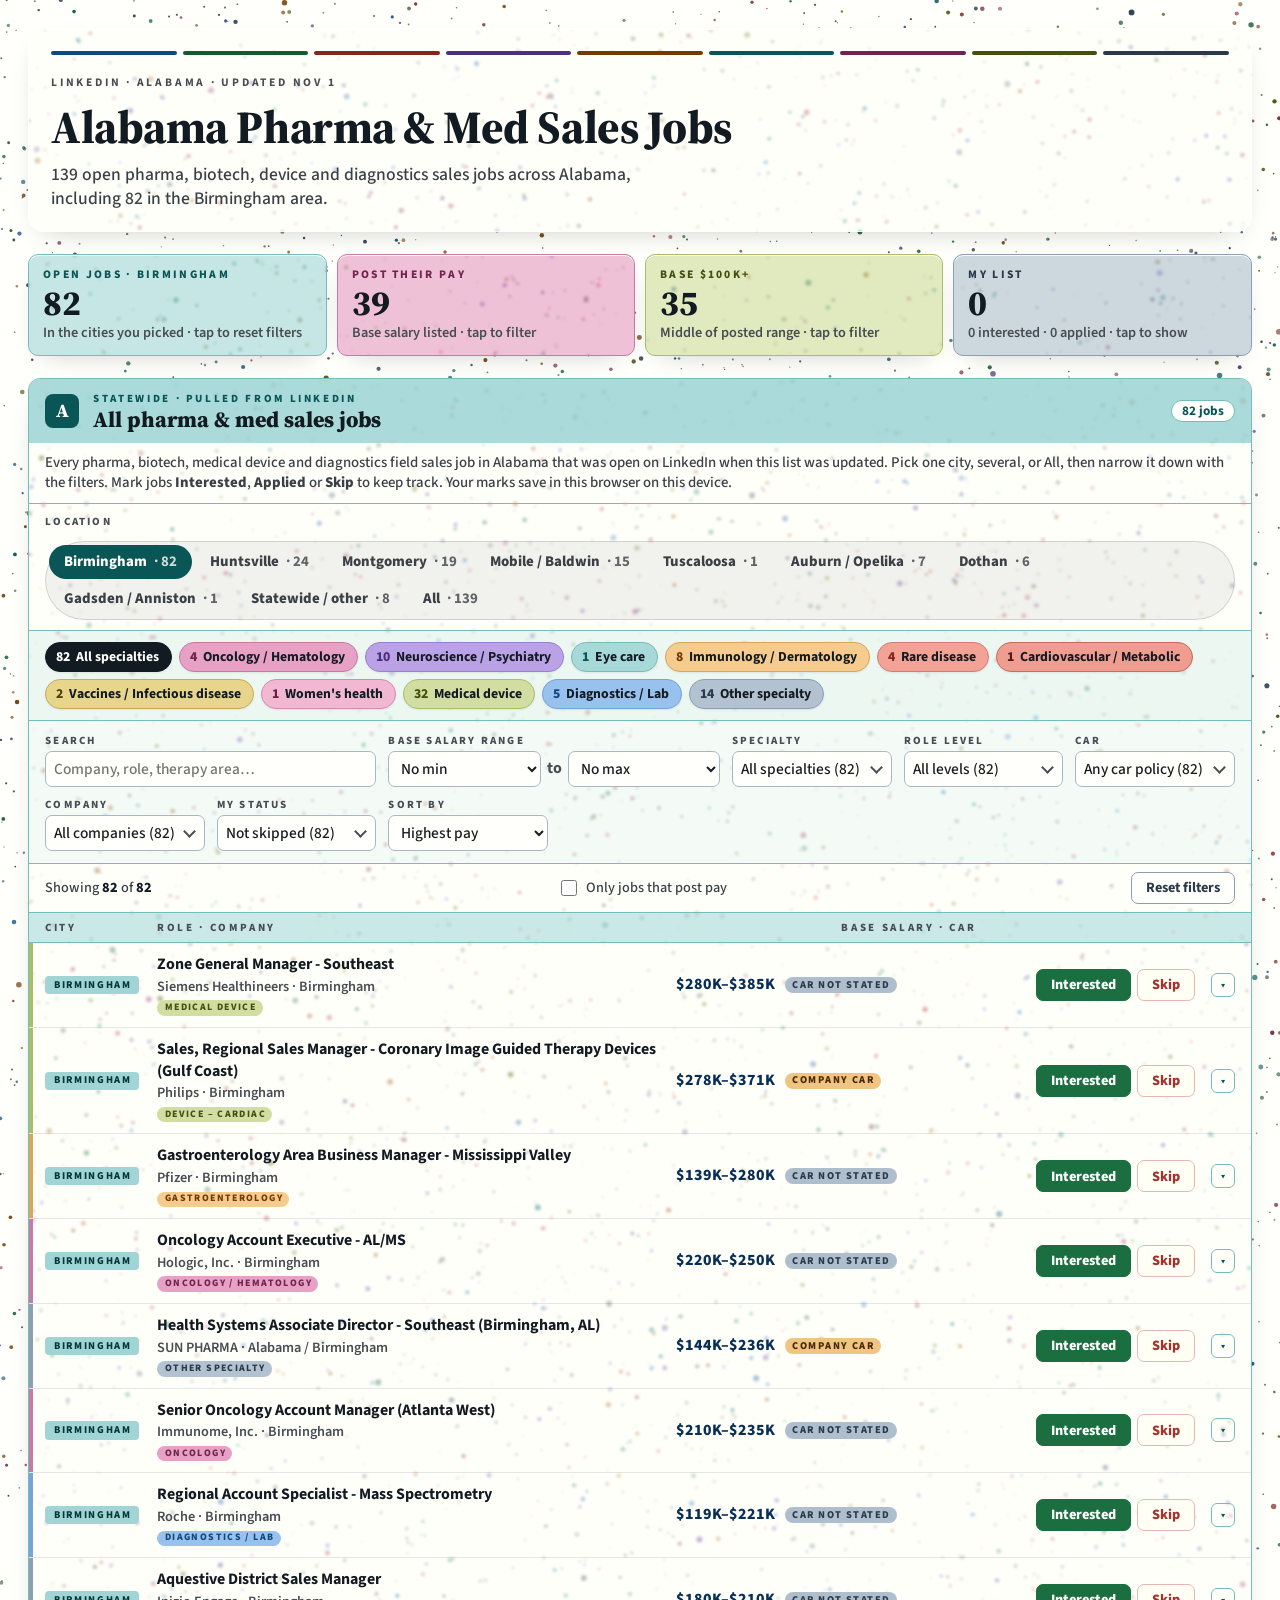
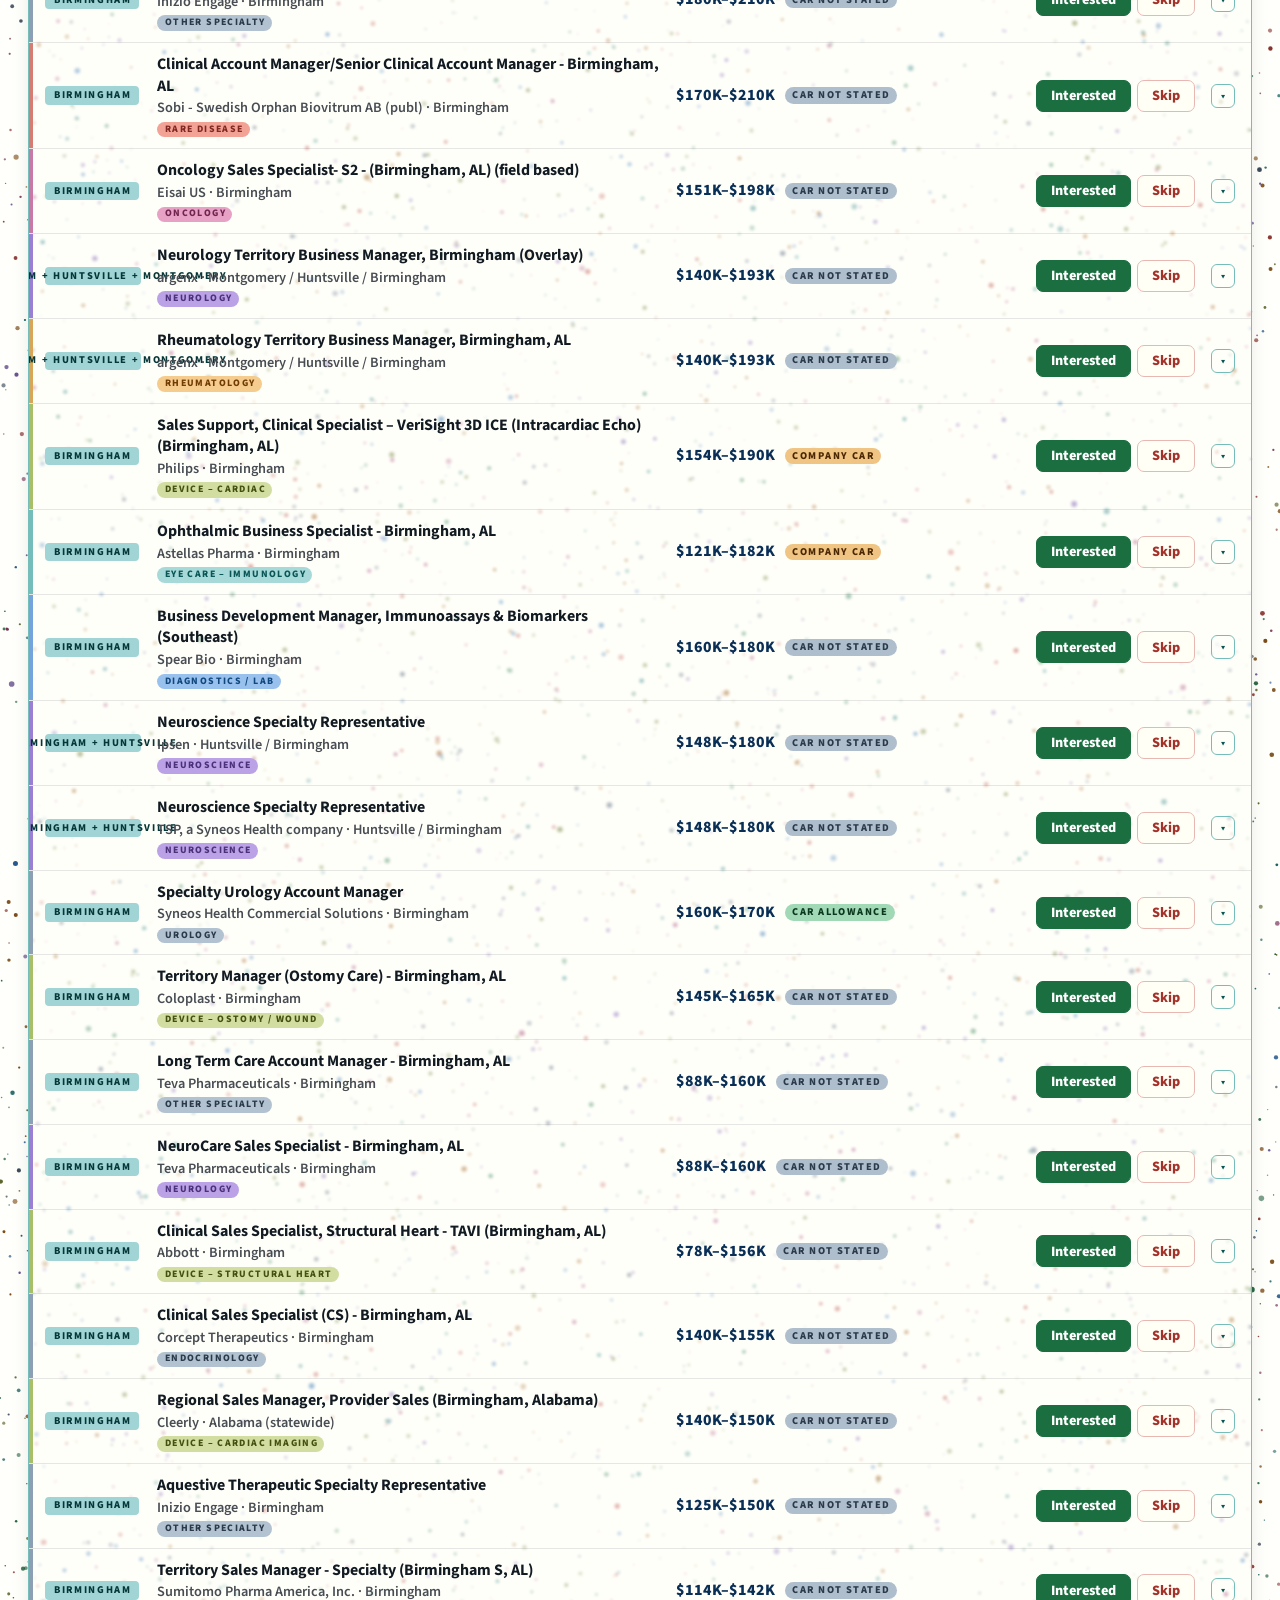
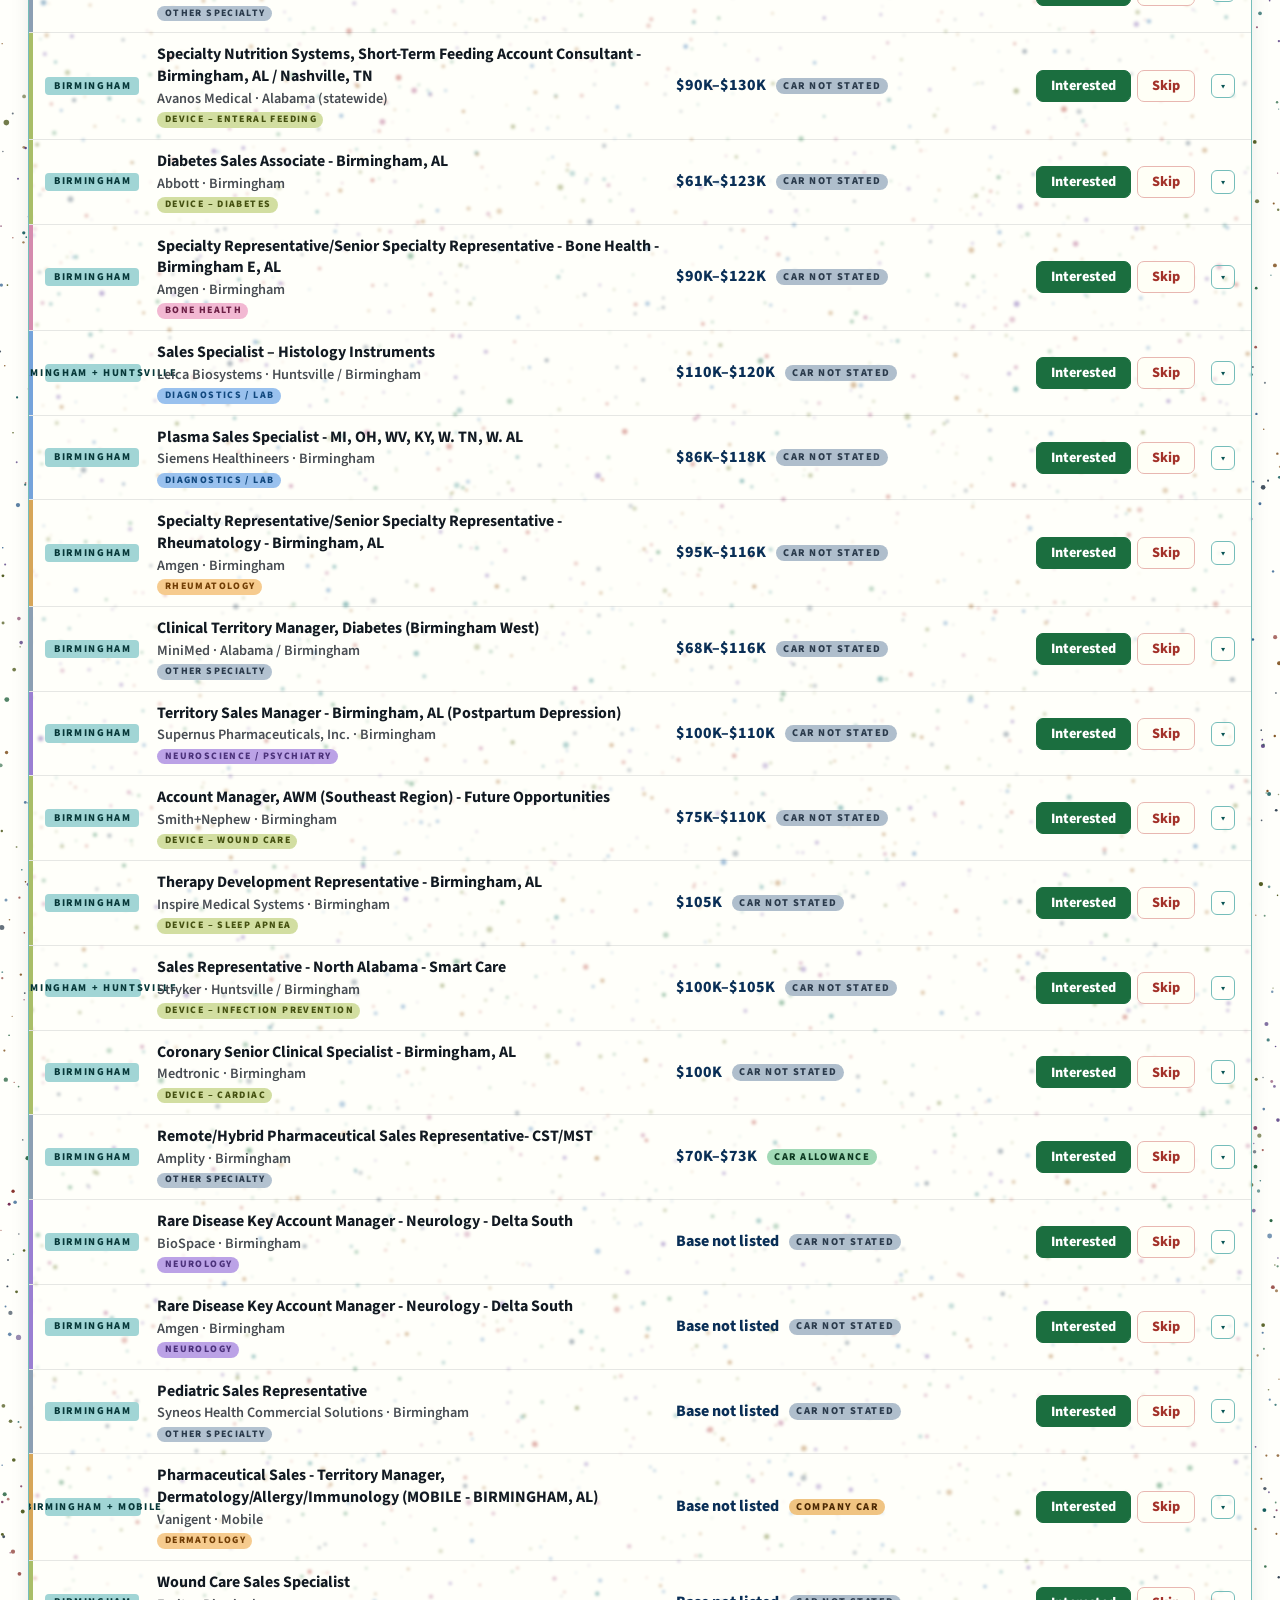
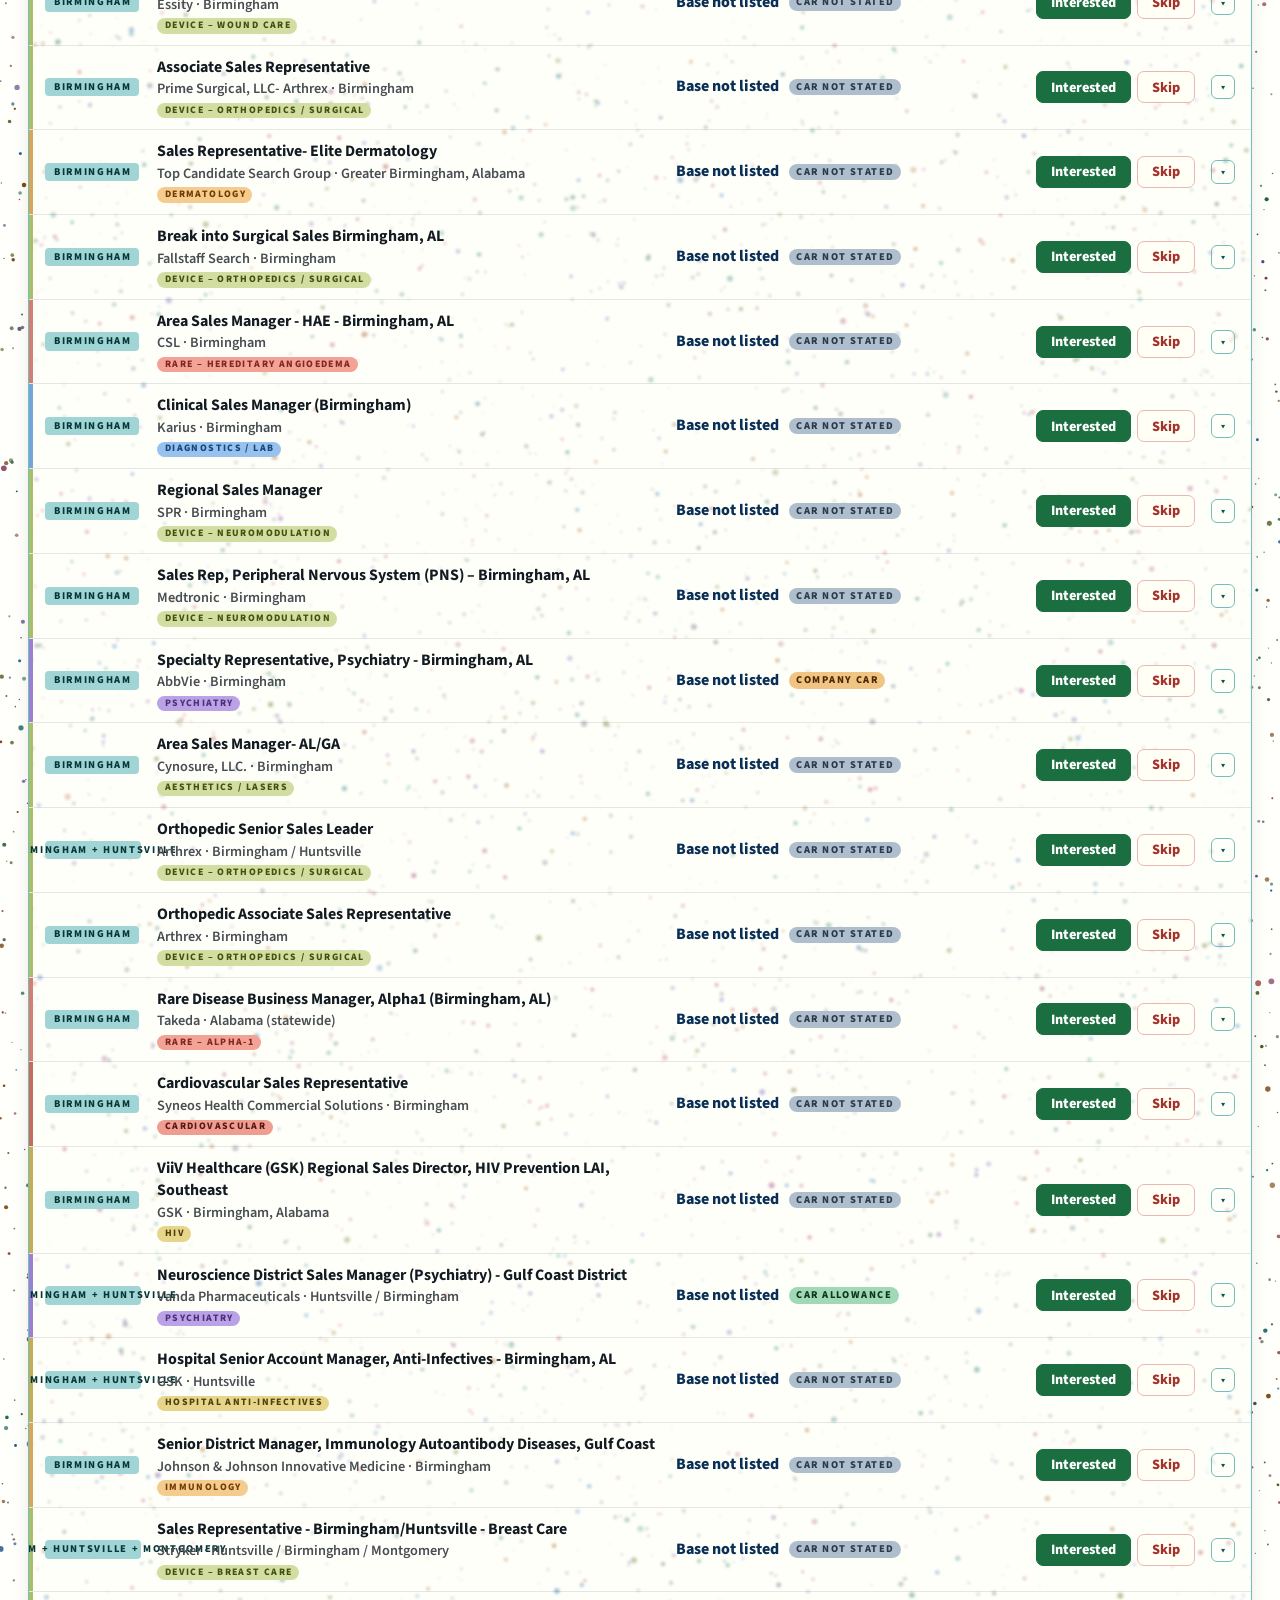
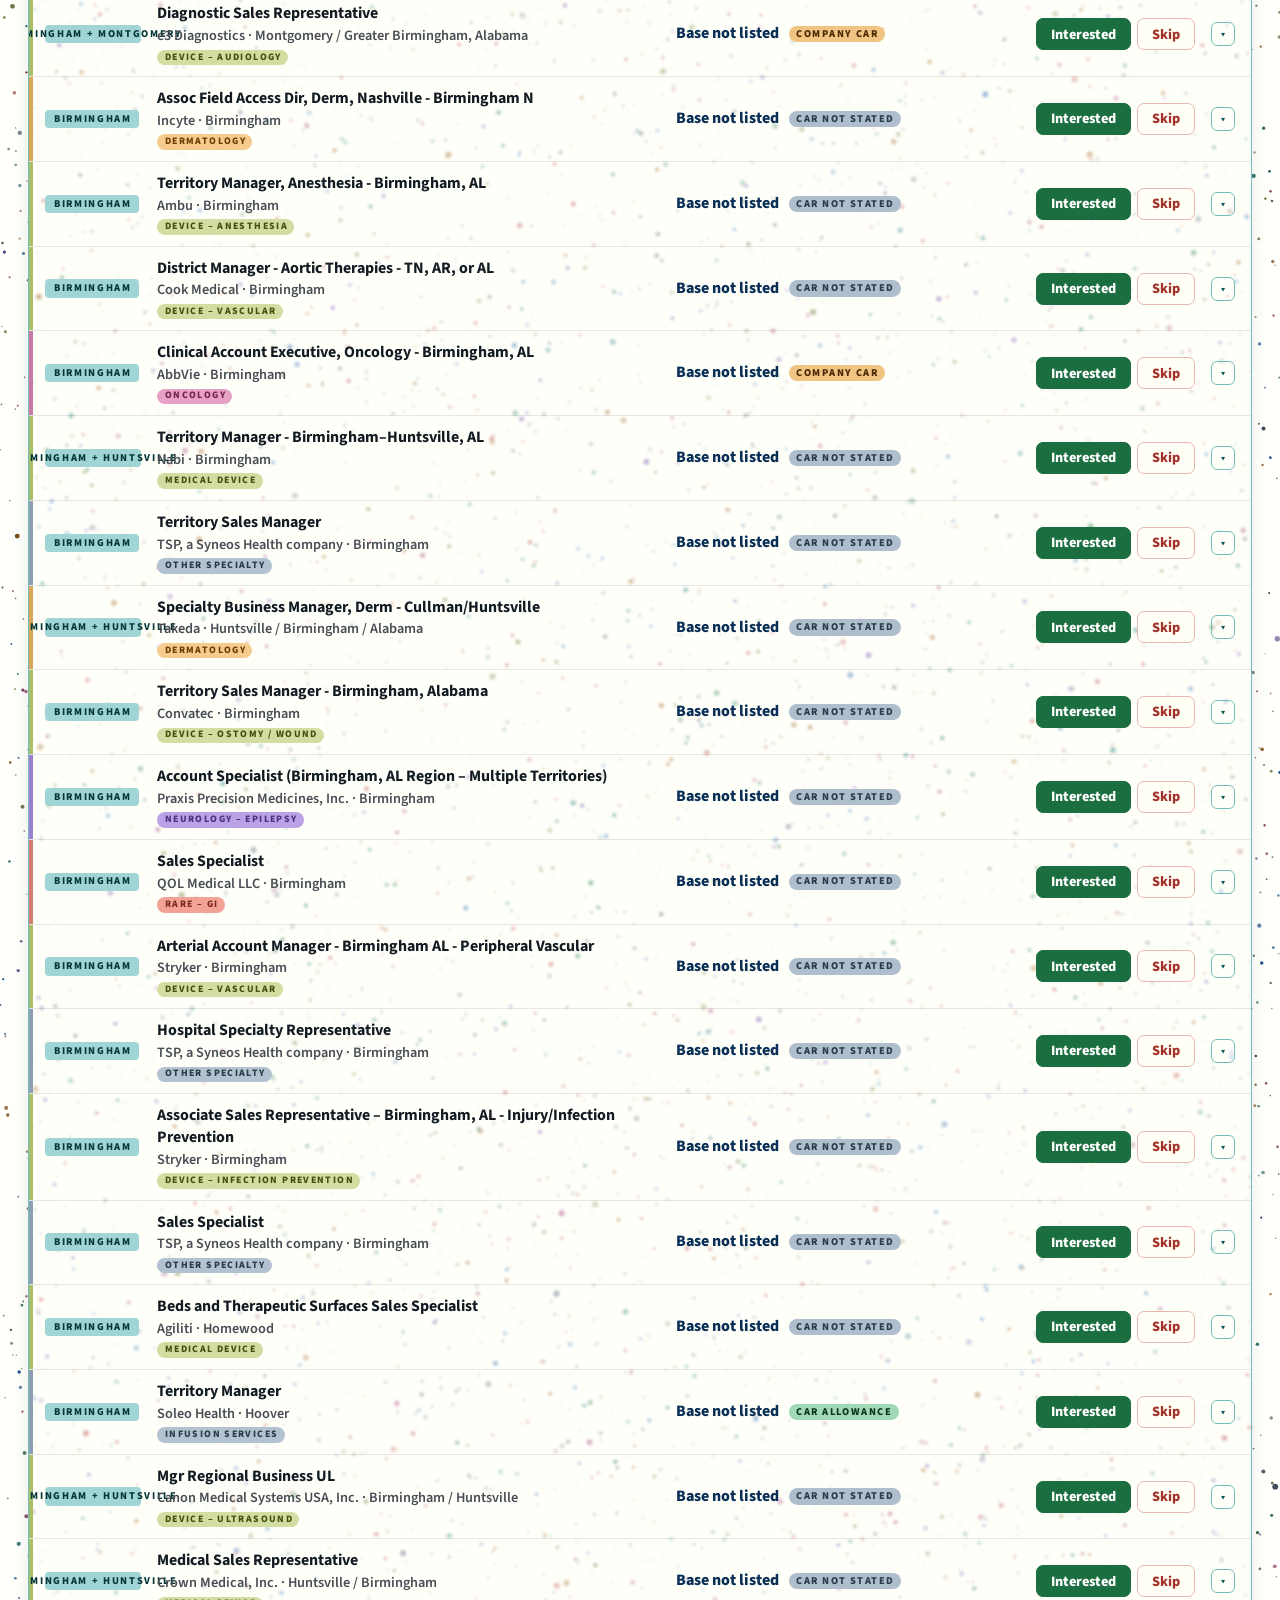
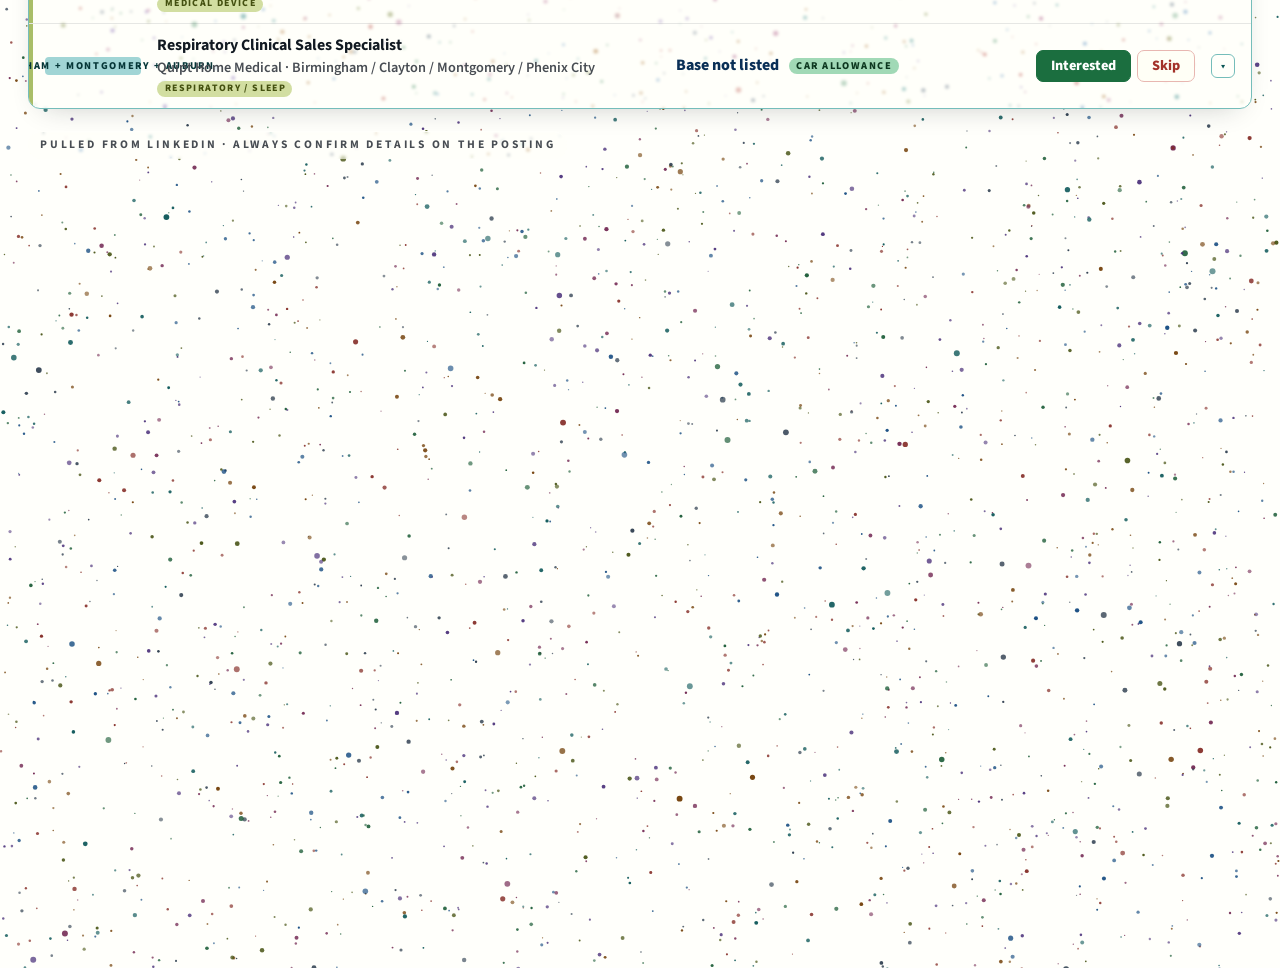
<file: index.html>
<!doctype html>
<html lang="en"><head><meta charset="utf-8"><meta name="viewport" content="width=device-width,initial-scale=1"></head><body>
<title>Alabama Pharma Jobs</title>
<link rel="preconnect" href="https://fonts.googleapis.com">
<link rel="stylesheet" href="https://fonts.googleapis.com/css2?family=Source+Sans+3:wght@400;500;600;700;800;900&family=Source+Serif+4:opsz,wght@8..60,600;8..60,700;8..60,800&display=swap">
<style>
:root { color-scheme: light; }
html, body { background: #FFFFFB; margin: 0; }
.cc b, .cc strong { font-weight: 800; }
.cc { font-weight: 500; position: relative; background: #FFFFFB; color: #191C20; font-family: 'Source Sans 3', system-ui, sans-serif; -webkit-font-smoothing: antialiased; color-scheme: light; min-height: 100%; }
.cc a { color: #11487E; text-decoration: none; }
.cc a:hover { color: #0A2F56; text-decoration: underline; }
.cc-speckle { position: absolute; top: 0; left: 0; width: 100%; height: 100%; display: block; z-index: 0; pointer-events: none; }
.cc-page { position: relative; z-index: 1; width: 100%; box-sizing: border-box; margin: 0; padding: 28px clamp(16px, 2.2vw, 32px) 64px; display: grid; gap: 22px; font-size: 15.95px; line-height: 1.3636; }
.cc-glass { background: rgba(255, 255, 251,0.6); backdrop-filter: blur(1.4px) saturate(1.5); -webkit-backdrop-filter: blur(1.4px) saturate(1.5); box-shadow: inset 0 1px 0 rgba(255, 255, 251,0.9), 0 10px 28px -16px rgba(18, 26, 34, 0.3); }

/* Header */
.cc-head { display: grid; gap: 14px; padding: 22px 22px 20px; border-radius: 16px; border: 1px solid rgba(255, 255, 251,0.7); }
.cc-bars { display: flex; gap: 6px; }
.cc-bars span { flex: 1; height: 4px; border-radius: 2px; }
.cc-kicker { margin: 6px 0 0; font-size: 11.55px; font-weight: 700; letter-spacing: .24em; text-transform: uppercase; color: #484D53; text-wrap: pretty; line-height: 1.3636; }
.cc h1 { margin: 0; font-family: 'Source Serif 4', Georgia, serif; font-weight: 800; font-size: clamp(33.0px, 5.5vw, 46.2px); line-height: 0.9545; letter-spacing: -0.01em; color: #121A22; }
.cc-take { margin: 0; font-size: 17.6px; color: #3B4046; max-width: 70ch; text-wrap: pretty; line-height: 1.3636; }
.cc-nav { display: flex; flex-wrap: wrap; gap: 8px; margin-top: 4px; }
.cc-chip { display: inline-flex; align-items: center; gap: 7px; padding: 4px 13px 4px 11px; border-radius: 999px; box-shadow: 0 1px 2px rgba(18, 26, 34, 0.08); transition: transform .15s, box-shadow .15s; border: 1px solid; color: #121A22 !important; font-size: 14.3px; font-weight: 700; text-decoration: none !important; cursor: pointer; line-height: 1.3636; }
.cc-chip:hover { transform: translateY(-1px); box-shadow: 0 3px 8px rgba(18, 26, 34, 0.12); }
.cc-chip b { font-weight: 800; font-size: 14.85px; font-variant-numeric: tabular-nums; line-height: 1.3636; }
.cc-chip.b { background: #99C1EE; border-color: #75A3DB; } .cc-chip.b b { color: #11487E; }
.cc-chip.g { background: #A8DABA; border-color: #7BBF92; } .cc-chip.g b { color: #165832; }
.cc-chip.r { background: #F3A296; border-color: #D57D72; } .cc-chip.r b { color: #822822; }
.cc-chip.p { background: #BBA2E6; border-color: #9A7FD2; } .cc-chip.p b { color: #4B317A; }
.cc-chip.o { background: rgba(246, 203, 142, 0.74); border-color: #D7A659; } .cc-chip.o b { color: #703C04; }
.cc-chip.s { background: #B3C2D0; border-color: #8C9FB3; color: #2A3A4B !important; font-weight: 800; padding: 3px 12px; box-shadow: none; }

/* KPI tiles */
.cc-kpis { display: grid; gap: 10px; grid-template-columns: repeat(auto-fit, minmax(min(100%, 210px), 1fr)); }
.cc-kpi { border: 1px solid; border-radius: 10px; padding: 12px 14px; display: grid; gap: 2px; align-content: start; backdrop-filter: blur(1.4px) saturate(1.5); -webkit-backdrop-filter: blur(1.4px) saturate(1.5); box-shadow: inset 0 1px 0 rgba(255, 255, 251,0.9), 0 10px 28px -16px rgba(18, 26, 34, 0.3); }
.cc-kpi.t { border-color: #75BDBA; background: rgba(167, 217, 217, 0.66); } .cc-kpi.t .cc-kpi-label { color: #0A5556; }
.cc-kpi.pl { border-color: #C77AA6; background: rgba(231, 161, 196, 0.66); } .cc-kpi.pl .cc-kpi-label { color: #70244F; }
.cc-kpi.ol { border-color: #A9BE68; background: rgba(210, 222, 161, 0.66); } .cc-kpi.ol .cc-kpi-label { color: #445010; }
.cc-kpi.sl { border-color: #8C9FB3; background: rgba(179, 194, 208, 0.66); } .cc-kpi.sl .cc-kpi-label { color: #2A3A4B; }
.cc-kpi-label { font-size: 11.55px; font-weight: 800; letter-spacing: .2em; text-transform: uppercase; line-height: 1.3636; }
.cc-kpi-val { font-family: 'Source Serif 4', Georgia, serif; font-weight: 800; font-size: 35.2px; line-height: 1.0455; color: #121A22; font-variant-numeric: tabular-nums; min-height: 36.8px; }
.cc-kpi-val.small { font-size: 20.9px; line-height: 1.1818; padding-top: 6px; min-height: 21.85px; }
.cc-kpi-sub { font-size: 14.3px; font-weight: 600; color: #484D53; min-height: 15.6px; line-height: 1.3636; }

/* Module sections */
.cc-mod { border: 1px solid var(--line); border-radius: 12px; overflow: hidden; scroll-margin-top: 16px; }
.cc-mod.b { --line: #75A3DB; --ink: #11487E; --band: rgba(127, 178, 231, 0.74); --strip: rgba(156, 194, 240, 0.6); }
.cc-mod.g { --line: #7BBF92; --ink: #165832; --band: rgba(139, 207, 162, 0.74); --strip: rgba(175, 218, 187, 0.6); }
.cc-mod.r { --line: #D57D72; --ink: #822822; --band: rgba(234, 141, 128, 0.74); --strip: rgba(245, 164, 154, 0.6); }
.cc-mod.p { --line: #9A7FD2; --ink: #4B317A; --band: rgba(171, 143, 222, 0.74); --strip: rgba(184, 164, 235, 0.6); }
.cc-mod.o { --line: #D7A659; --ink: #703C04; --band: rgba(236, 187, 111, 0.74); --strip: rgba(249, 203, 145, 0.6); }
.cc-band { background: var(--band); padding: 12px 16px; display: flex; align-items: center; gap: 14px; }
.cc-tile { flex: none; width: 34px; height: 34px; border-radius: 8px; background: var(--ink); color: #fff; display: grid; place-items: center; font-family: 'Source Serif 4', Georgia, serif; font-weight: 800; font-size: 18.7px; line-height: 1.3636; }
.cc-band-text { flex: 1; min-width: 0; }
.cc-step { font-size: 11.0px; font-weight: 800; letter-spacing: .24em; text-transform: uppercase; color: var(--ink); line-height: 1.3636; }
.cc h2 { margin: 1px 0 0; font-family: 'Source Serif 4', Georgia, serif; font-weight: 800; font-size: 22.0px; line-height: 1.0909; color: #121A22; }
.cc-count { flex: none; background: #FFFFFB; border: 1px solid var(--line); border-radius: 999px; padding: 1px 10px; font-size: 13.2px; font-weight: 700; color: var(--ink); white-space: nowrap; line-height: 1.3636; }
.cc-intro { margin: 0; padding: 10px 16px; font-size: 14.85px; color: #3B4046; border-bottom: 1px solid var(--line); text-wrap: pretty; line-height: 1.3636; }
.cc-strip { display: flex; flex-wrap: wrap; gap: 4px 16px; padding: 7px 16px; background: var(--strip); border-bottom: 1px solid var(--line); font-size: 11.0px; font-weight: 800; letter-spacing: .24em; text-transform: uppercase; color: #484D53; line-height: 1.3636; }
.c1 { flex: 0 0 96px; min-width: 0; } .c2 { flex: 1 1 300px; min-width: 0; } .c3 { flex: 1 1 240px; min-width: 0; }
.cc-rows { display: grid; }
[hidden] { display: none !important; }
.cc-viewwrap { display: grid; gap: 22px; }
/* View toggle */
.cc-view { display: inline-flex; justify-self: start; flex-wrap: wrap; gap: 3px; padding: 3px; border-radius: 999px; background: rgba(18, 26, 34, 0.06); border: 1px solid rgba(18, 26, 34, 0.14); }
.cc-view button { all: unset; box-sizing: border-box; cursor: pointer; min-height: 34px; display: inline-flex; align-items: center; gap: 7px; padding: 5px 15px; border-radius: 999px; font-size: 14.85px; font-weight: 800; color: #3B4046; line-height: 1.3636; }
.cc-view button:hover { background: rgba(18, 26, 34, 0.07); }
.cc-view button[aria-pressed="true"] { background: #121A22; color: #FFFFFB; }
.cc-view button:focus-visible { outline: 2px solid #11487E; outline-offset: 2px; }
.cc-view .n { font-variant-numeric: tabular-nums; font-weight: 700; opacity: .8; }
/* All-jobs module (teal) */
.cc-mod.t { --line: #75BDBA; --ink: #0A5556; --band: rgba(141, 205, 204, 0.74); --strip: rgba(167, 217, 217, 0.6); }
.cc-mod.t .cc-job > summary:hover, .cc-mod.t .cc-job[open] > summary { background: rgba(167, 217, 217, 0.5); }
.cc-mod.t .cc-chev { border-color: #75BDBA; color: #0A5556; }
@media (max-width: 640px) { #all-kpis { grid-template-columns: repeat(2, minmax(0, 1fr)); } #all-kpis .cc-kpi-val { font-size: 28.6px; line-height: 1.3636; } }
.cc-headrow { display: flex; flex-wrap: wrap; align-items: center; gap: 10px 14px; }
.cc-scan { font: inherit; cursor: pointer; display: inline-flex; align-items: center; gap: 8px; min-height: 40px; padding: 0 18px; border-radius: 999px; border: 1px solid #165832; background: #1B6E3F; color: #FFFFFB; font-weight: 800; font-size: 15.4px; box-shadow: 0 2px 6px rgba(18, 26, 34, 0.15); }
.cc-scan:hover { background: #0F4527; }
.cc-scan:focus-visible { outline: 2px solid #11487E; outline-offset: 2px; }
.cc-scan:disabled { opacity: .7; cursor: progress; }
.cc-scan-dot { width: 8px; height: 8px; border-radius: 50%; background: #A1D9B6; }
.cc-scan.busy .cc-scan-dot { animation: ccpulse 0.9s ease-in-out infinite; }
@keyframes ccpulse { 50% { opacity: .25; } }
@media (prefers-reduced-motion: reduce) { .cc-scan.busy .cc-scan-dot { animation: none; } }
.cc-scan-status { font-size: 14.3px; font-weight: 600; color: #3B4046; line-height: 1.3; }
.cc-kpi-btn { font: inherit; text-align: left; cursor: pointer; color: inherit; transition: transform .15s, box-shadow .15s; }
.cc-kpi-btn:hover { transform: translateY(-1px); }
.cc-kpi-btn:focus-visible { outline: 2px solid #11487E; outline-offset: 2px; }
.cc-kpi-btn[aria-pressed="true"] { box-shadow: inset 0 0 0 2px rgba(18, 26, 34, 0.55), 0 10px 28px -16px rgba(18, 26, 34, 0.3); }
.cc-specchips { display: flex; flex-wrap: wrap; gap: 7px; padding: 11px 16px; border-bottom: 1px solid var(--line); background: rgba(167, 217, 217, 0.22); }
.cc-specchip { font: inherit; cursor: pointer; display: inline-flex; align-items: center; gap: 6px; min-height: 30px; padding: 3px 12px 3px 10px; border-radius: 999px; border: 1px solid var(--sb); background: var(--sbg); color: #121A22; font-size: 13.75px; font-weight: 700; box-shadow: 0 1px 2px rgba(18, 26, 34, 0.08); transition: transform .15s, box-shadow .15s; line-height: 1.3636; }
.cc-specchip b { color: var(--si); font-variant-numeric: tabular-nums; }
.cc-specchip:hover { transform: translateY(-1px); box-shadow: 0 3px 8px rgba(18, 26, 34, 0.12); }
.cc-specchip:focus-visible { outline: 2px solid #11487E; outline-offset: 2px; }
.cc-specchip[aria-pressed="true"] { background: var(--si); border-color: var(--si); color: #FFFFFB; }
.cc-specchip[aria-pressed="true"] b { color: #FFFFFB; }
#alljobs .cc-job > summary .c2, #alljobs .cc-strip .c2 { flex: 2.4 1 300px; }
#alljobs .cc-filters { background: rgba(167, 217, 217, 0.12); }
#alljobs .cc-job > summary { box-shadow: inset 4px 0 0 var(--spec, transparent); }
.cc-specpill { justify-self: start; margin-top: 3px; font-size: 9.9px; font-weight: 800; letter-spacing: .14em; text-transform: uppercase; padding: 1px 7px; border-radius: 999px; white-space: nowrap; max-width: 100%; overflow: hidden; text-overflow: ellipsis; line-height: 1.3636; }
.cc-citybar { display: flex; align-items: center; gap: 12px; flex-wrap: wrap; padding: 10px 16px; border-bottom: 1px solid var(--line); }
.cc-citylabel { font-size: 11.0px; font-weight: 800; letter-spacing: .2em; text-transform: uppercase; color: #484D53; line-height: 1.3636; }
.cc-city button[aria-pressed="true"] { background: #0A5556; }
@media (max-width: 640px) { .cc-city { border-radius: 18px; } }
.cc-badge-warn { background: #F0C482; color: #4A2702; }
.cc-filters { display: grid; grid-template-columns: repeat(auto-fill, minmax(min(100%, 150px), 1fr)); gap: 10px 12px; padding: 12px 16px; border-bottom: 1px solid var(--line); }
.cc-field { display: grid; gap: 3px; min-width: 0; }
.cc-field > span { font-size: 11.0px; font-weight: 800; letter-spacing: .2em; text-transform: uppercase; color: #484D53; line-height: 1.3636; }
.cc-field select, .cc-field input { font: inherit; font-size: 15.4px; color: #191C20; min-height: 36px; height: 36px; padding-top: 0 !important; padding-bottom: 0 !important; box-sizing: border-box; width: 100%; padding: 4px 8px; border: 1px solid #A9B6C3; border-radius: 7px; background: #FFFFFB; line-height: 1.3636; }
.cc-field select:focus-visible, .cc-field input:focus-visible { outline: 2px solid #0A5556; outline-offset: 1px; }
.cc-field.wide { grid-column: span 2; }
.cc-ms { position: relative; min-width: 0; }
.cc-ms-btn { font: inherit; font-size: 15.4px; color: #191C20; height: 36px; width: 100%; box-sizing: border-box; display: flex; align-items: center; gap: 6px; padding: 0 8px; border: 1px solid #A9B6C3; border-radius: 7px; background: #FFFFFB; cursor: pointer; text-align: left; line-height: 1.3636; }
.cc-ms-btn > .t { flex: 1 1 auto; min-width: 0; overflow: hidden; text-overflow: ellipsis; white-space: nowrap; }
.cc-ms-btn > .n { flex: none; min-width: 20px; height: 20px; padding: 0 6px; border-radius: 999px; background: #0A5556; color: #FFFFFB; font-size: 12.1px; font-weight: 800; display: inline-flex; align-items: center; justify-content: center; line-height: 1; }
.cc-ms-btn > .n[hidden] { display: none; }
.cc-ms-btn::after { content: ''; flex: none; width: 7px; height: 7px; margin: -3px 2px 0 2px; border-right: 2px solid #484D53; border-bottom: 2px solid #484D53; transform: rotate(45deg); }
.cc-ms-btn[aria-expanded="true"] { border-color: #0A5556; box-shadow: 0 0 0 1px #0A5556; }
.cc-ms-btn:focus-visible { outline: 2px solid #0A5556; outline-offset: 1px; }
.cc-ms.on .cc-ms-btn { border-color: #0A5556; background: #EEF7F7; }
.cc-ms-pop { position: absolute; z-index: 40; top: calc(100% + 4px); left: 0; min-width: max(100%, 260px); max-width: min(360px, calc(100vw - 32px)); max-height: 320px; overflow-y: auto; background: #FFFFFB; border: 1px solid #A9B6C3; border-radius: 9px; box-shadow: 0 10px 28px rgba(18, 26, 34, 0.18); padding: 5px; }
.cc-ms.right .cc-ms-pop { left: auto; right: 0; }
.cc-ms-opt { display: flex; align-items: center; gap: 8px; padding: 5px 8px; border-radius: 6px; font-size: 14.3px; color: #191C20; cursor: pointer; line-height: 1.3636; }
.cc-ms-opt:hover { background: #EEF2F5; }
.cc-ms-opt input { flex: none; width: 16px; height: 16px; margin: 0; accent-color: #0A5556; }
.cc-ms-opt .t { flex: 1 1 auto; min-width: 0; }
.cc-ms-opt .c { flex: none; color: #5A6470; font-variant-numeric: tabular-nums; font-size: 13.2px; }
.cc-ms-opt.zero { color: #8A949E; }
.cc-ms-opt.all { font-weight: 800; border-bottom: 1px solid #E1E6EB; border-radius: 6px 6px 0 0; margin-bottom: 3px; }
@media (max-width: 420px) { .cc-field.wide { grid-column: auto; } }
.cc-filter-foot { display: flex; align-items: center; justify-content: space-between; gap: 10px; flex-wrap: wrap; padding: 8px 16px; border-bottom: 1px solid var(--line); font-size: 14.3px; color: #3B4046; line-height: 1.3636; }
.cc-filter-foot b { color: #121A22; font-variant-numeric: tabular-nums; }
.cc-check { display: inline-flex; align-items: center; gap: 6px; font-size: 14.3px; color: #3B4046; cursor: pointer; line-height: 1.3636; }
.cc-check input { width: 16px; height: 16px; accent-color: #0A5556; }
.cc-row { display: flex; flex-wrap: wrap; gap: 6px 16px; padding: 11px 16px; border-top: 1px solid rgba(18, 26, 34, 0.1); }
.cc-rows > .cc-row:first-child, .cc-rows > details:first-child > summary { border-top: 0; }
.cc-tag { display: inline-block; font-size: 10.45px; font-weight: 800; letter-spacing: .16em; text-transform: uppercase; padding: 2px 8px; border-radius: 4px; white-space: nowrap; line-height: 1.3636; }
.cc-area { flex: none; white-space: nowrap; font-size: 10.45px; font-weight: 800; letter-spacing: .14em; text-transform: uppercase; padding: 1px 7px; border-radius: 999px; line-height: 1.3636; }
.cc-main { color: #121A22 !important; font-weight: 700; font-size: 15.95px; line-height: 1.3636; }
.cc-sub { font-size: 14.3px; font-weight: 600; color: #484D53; line-height: 1.3636; }
.cc-note { font-size: 14.3px; color: #3B4046; line-height: 1.3636; }
.cc-empty { margin: 0; padding: 14px 16px; color: #484D53; }
.cc-fail { margin: 0; padding: 14px 16px; color: #484D53; display: flex; align-items: center; gap: 6px; font-size: 14.3px; line-height: 1.3636; }
.cc-fail::before { content: ""; width: .375rem; height: .375rem; border-radius: 50%; background: #822822; }
.cc-load { margin: 12px 16px; height: 14px; border-radius: 6px; background: rgba(18, 26, 34, 0.06); }

/* Job matches: collapsed row + expandable details */
.cc-job > summary { list-style: none; cursor: pointer; display: flex; flex-wrap: wrap; align-items: center; gap: 6px 16px; padding: 11px 16px; border-top: 1px solid rgba(18, 26, 34, 0.1); }
.cc-job > summary::-webkit-details-marker { display: none; }
.cc-job > summary:hover { background: rgba(153, 193, 238, 0.55); }
.cc-job > summary:focus-visible { outline: 2px solid #11487E; outline-offset: -2px; }
.cc-job .c2 { display: grid; gap: 1px; }
.cc-job .c3 { display: flex; flex-wrap: wrap; align-items: center; gap: 4px 10px; }
.cc-salary { font-weight: 800; color: #0A2F56; font-variant-numeric: tabular-nums; white-space: nowrap; }
.cc-car { display: inline-block; font-size: 10.45px; font-weight: 800; letter-spacing: .14em; text-transform: uppercase; padding: 1px 7px; border-radius: 999px; white-space: nowrap; line-height: 1.3636; }
.cc-car.allow { background: #A1D9B6; color: #0C371F; }
.cc-car.fleet { background: #F0C482; color: #4A2702; }
.cc-car.none { background: #EF9D91; color: #561915; }
.cc-car.unk { background: #AFBECC; color: #2A3A4B; }
.cc-chev { flex: none; margin-left: auto; width: 22px; height: 22px; display: grid; place-items: center; border-radius: 6px; border: 1px solid #75A3DB; color: #11487E; font-size: 13.2px; transition: transform .15s; line-height: 1.3636; }
.cc-job[open] > summary .cc-chev { transform: rotate(180deg); }
.cc-job[open] > summary { background: rgba(153, 193, 238, 0.55); }
.cc-detail { display: grid; gap: 8px; padding: 4px 16px 14px calc(16px + 84px + 16px); }
.cc-detail p { margin: 0; max-width: 72ch; text-wrap: pretty; }
.cc-facts { display: grid; grid-template-columns: max-content 1fr; gap: 3px 14px; font-size: 14.85px; color: #3B4046; line-height: 1.3636; }
.cc-facts dt { font-size: 11.0px; font-weight: 800; letter-spacing: .2em; text-transform: uppercase; color: #484D53; padding-top: 3px; line-height: 1.3636; }
.cc-facts dd { margin: 0; color: #191C20; }
.cc-posting { font-weight: 800; font-size: 15.4px; justify-self: start; line-height: 1.3636; }
.cc-detail-foot { display: flex; align-items: center; justify-content: space-between; gap: 12px; flex-wrap: wrap; }
.cc-foot-btns { display: inline-flex; gap: 8px; flex-wrap: wrap; margin-left: auto; }
.cc-btn.did { border: 1px solid #1B6E3F; background: #EAF5EE; color: #0F4527; font-weight: 700; }
.cc-btn.did:hover { background: #D5ECDD; }
.cc-btn.gone { border: 1px solid #BCC7D3; background: #FFFFFB; color: #34485E; font-weight: 700; }
.cc-btn.gone:hover { background: #EFF2F5; border-color: #8A99A8; }
@media (max-width: 640px) { .cc-detail { padding-left: 16px; } }

/* Applications extras */
.cc-split { padding: 14px 16px 16px; display: grid; gap: 12px; grid-template-columns: repeat(auto-fit, minmax(min(100%, 320px), 1fr)); border-top: 1px solid #7BBF92; }
.cc-box { border: 1px solid #7BBF92; border-radius: 10px; overflow: hidden; }
.cc-box-head { padding: 7px 12px; background: rgba(175, 218, 187, 0.6); border-bottom: 1px solid #7BBF92; font-size: 11.0px; font-weight: 800; letter-spacing: .24em; text-transform: uppercase; color: #165832; line-height: 1.3636; }
.cc-bars-wrap { padding: 14px 12px 10px; display: grid; gap: 6px; }
.cc-weekbars { height: 110px; display: flex; align-items: flex-end; gap: 6px; border-bottom: 1px solid #7BBF92; }
.cc-weekbars div { flex: 1; border-radius: 3px 3px 0 0; }
.cc-weeklabels { display: flex; gap: 6px; }
.cc-weeklabels span { flex: 1; font-size: 11.55px; color: #484D53; text-align: center; white-space: nowrap; overflow: visible; line-height: 1.3636; }
.cc-sample { border: 1px dashed #D7A659; border-radius: 10px; overflow: hidden; }
.cc-sample-head { padding: 7px 12px; background: rgba(246, 203, 142, 0.74); border-bottom: 1px dashed #D7A659; font-size: 11.0px; font-weight: 800; letter-spacing: .24em; text-transform: uppercase; color: #703C04; display: flex; justify-content: space-between; gap: 8px; line-height: 1.3636; }
.cc-sample-note { margin: 0; padding: 8px 12px; font-size: 13.75px; color: #484D53; border-bottom: 1px solid #B2B8C2; line-height: 1.3636; }
.cc-iv { display: flex; flex-wrap: wrap; gap: 2px 12px; padding: 8px 12px; border-top: 1px solid rgba(18, 26, 34, 0.1); font-size: 14.3px; line-height: 1.3636; }
.cc-iv:first-child { border-top: 0; }
.cc-iv > div:first-child { flex: 1 1 180px; min-width: 0; display: grid; }
.cc-iv > div:last-child { flex: 0 1 140px; display: grid; }

.cc-foot { font-size: 11.55px; font-weight: 700; letter-spacing: .24em; text-transform: uppercase; color: #484D53; justify-self: start; padding: 6px 12px; border-radius: 999px; line-height: 1.3636; }


/* Apply / Skip and decision states */
.cc-act { display: flex; gap: 6px; flex: none; }
.cc-btn { font: inherit; cursor: pointer; min-height: 32px; padding: 4px 14px; border-radius: 7px; font-weight: 800; font-size: 14.3px; white-space: nowrap; line-height: 1.3636; }
.cc-btn:focus-visible { outline: 2px solid #11487E; outline-offset: 2px; }
.cc-btn.apply { border: 1px solid #1B6E3F; background: #1B6E3F; color: #fff; }
.cc-btn.apply:hover { background: #0F4527; border-color: #0F4527; }
.cc-btn.skip { border: 1px solid #E8B7B1; background: #FFFFF6; color: #A3322A; }
.cc-btn.skip:hover { background: #FDF0EE; }
.cc-btn.undo { border: 1px solid #8C9FB3; background: #FFFFFB; color: #2A3A4B; font-weight: 700; }
.cc-btn.undo:hover { background: #B3C2D0; }
.cc-btn:disabled { opacity: .5; cursor: default; }
.cc-state { display: inline-block; font-size: 10.45px; font-weight: 800; letter-spacing: .16em; text-transform: uppercase; padding: 2px 8px; border-radius: 4px; white-space: nowrap; line-height: 1.3636; }
.cc-job > summary .c3 { flex: 1 1 260px; }
.cc-job > summary .cc-act { margin-left: auto; }
.cc-job > summary .cc-chev { margin-left: 0; }
.cc-sub-head { display: flex; align-items: center; gap: 10px; padding: 8px 16px; background: var(--strip); border-top: 1px solid var(--line); border-bottom: 1px solid var(--line); font-size: 11.0px; font-weight: 800; letter-spacing: .24em; text-transform: uppercase; color: #484D53; line-height: 1.3636; }
.cc-sub-head b { color: var(--ink); }
.cc-toggle { all: unset; cursor: pointer; display: flex; align-items: center; gap: 10px; width: 100%; box-sizing: border-box; padding: 9px 16px; background: var(--strip); border-top: 1px solid var(--line); font-size: 11.0px; font-weight: 800; letter-spacing: .24em; text-transform: uppercase; color: #484D53; line-height: 1.3636; }
.cc-toggle:focus-visible { outline: 2px solid #11487E; outline-offset: -2px; }
.cc-toggle .cc-chev { margin-left: auto; }
.cc-toggle[aria-expanded="true"] .cc-chev { transform: rotate(180deg); }
.cc-status { margin: 0; padding: 8px 16px; font-size: 14.3px; font-weight: 700; color: #822822; border-bottom: 1px solid var(--line); line-height: 1.3636; }
.cc-status:empty { display: none; }
.cc-reconnect { margin: 0; padding: 14px 16px; color: #3B4046; font-size: 14.85px; line-height: 1.3636; }
.cc-reconnect button { margin-left: 8px; }
@media (max-width: 640px) { .cc-job > summary .cc-act { margin-left: 0; width: 100%; } .cc-job > summary .cc-act .cc-btn { flex: 1; } }

/* Centered label pills: equal optical padding (cancels trailing letter-spacing) and cap-height vertical centering, same outer size as before */
.cc-tag, .cc-area, .cc-car, .cc-specpill, .cc-state, .cc-count { display: inline-flex; align-items: center; justify-content: center; box-sizing: border-box; line-height: 1; vertical-align: middle; text-box: trim-both cap alphabetic; text-align: center; }
.cc-tag, .cc-state { height: 18.25px; padding: 0 calc(8px - .08em) 0 calc(8px + .08em); }
.cc-area, .cc-car { height: 16.25px; padding: 0 calc(7px - .07em) 0 calc(7px + .07em); }
.cc-specpill { height: 15.5px; padding: 0 calc(7px - .07em) 0 calc(7px + .07em); justify-self: start; }
.cc-count { height: 22px; padding: 0 10px; }
.c1 { display: flex; align-items: center; }
</style>

<style>
.al-pay { display: flex; gap: 6px; align-items: center; }
.al-pay select { flex: 1 1 0; min-width: 0; }
.al-pay i { font-style: normal; color: #484D53; font-weight: 700; }
.cc-field.pay { grid-column: span 2; }
.al-hint { margin: 0; padding: 0 16px 10px; font-size: 13.75px; color: #484D53; line-height: 1.3636; }
.al-hint:empty { display: none; }
.cc-job .c1 .cc-tag { min-width: 84px; }
.cc-city button[hidden] { display: none; }
.al-mark { display: inline-flex; align-items: center; gap: 6px; }
@media (max-width: 640px) { .cc-field.pay, .cc-field.wide { grid-column: 1 / -1; } }
</style>

<div class="cc" id="cc">
  <canvas class="cc-speckle" id="cc-speckle" aria-hidden="true"></canvas>
  <div class="cc-page" id="cc-page">

    <header class="cc-head cc-glass" id="top">
      <div class="cc-bars" aria-hidden="true">
        <span style="background:#11487E"></span><span style="background:#165832"></span><span style="background:#822822"></span>
        <span style="background:#4B317A"></span><span style="background:#703C04"></span><span style="background:#0A5556"></span>
        <span style="background:#70244F"></span><span style="background:#445010"></span><span style="background:#2A3A4B"></span>
      </div>
      <p class="cc-kicker">LinkedIn · Alabama · Updated Nov 1</p>
      <h1>Alabama Pharma &amp; Med Sales Jobs</h1>
      <p class="cc-take" id="takeaway">Loading jobs…</p>
    </header>

    <div class="cc-kpis" id="all-kpis">
      <button type="button" class="cc-kpi t cc-kpi-btn" data-k="open">
        <span class="cc-kpi-label" id="ak-open-label">Open jobs</span>
        <span class="cc-kpi-val" id="ak-open">–</span>
        <span class="cc-kpi-sub">In the cities you picked · tap to reset filters</span>
      </button>
      <button type="button" class="cc-kpi pl cc-kpi-btn" data-k="paid">
        <span class="cc-kpi-label">Post their pay</span>
        <span class="cc-kpi-val" id="ak-paid">–</span>
        <span class="cc-kpi-sub">Base salary listed · tap to filter</span>
      </button>
      <button type="button" class="cc-kpi ol cc-kpi-btn" data-k="pay">
        <span class="cc-kpi-label">Base $100K+</span>
        <span class="cc-kpi-val" id="ak-pay">–</span>
        <span class="cc-kpi-sub">Middle of posted range · tap to filter</span>
      </button>
      <button type="button" class="cc-kpi sl cc-kpi-btn" data-k="mine">
        <span class="cc-kpi-label">My list</span>
        <span class="cc-kpi-val" id="ak-mine">–</span>
        <span class="cc-kpi-sub" id="ak-mine-sub">Interested &amp; applied · tap to show</span>
      </button>
    </div>

    <section class="cc-mod t cc-glass" id="alljobs">
      <div class="cc-band">
        <div class="cc-tile">A</div>
        <div class="cc-band-text"><div class="cc-step">Statewide · pulled from LinkedIn</div><h2>All pharma &amp; med sales jobs</h2></div>
        <span class="cc-count" id="all-count">– jobs</span>
      </div>
      <p class="cc-intro">Every pharma, biotech, medical device and diagnostics field sales job in Alabama that was open on LinkedIn when this list was updated. Pick one city, several, or All, then narrow it down with the filters. Mark jobs <strong>Interested</strong>, <strong>Applied</strong> or <strong>Skip</strong> to keep track. Your marks save in this browser on this device.</p>
      <p class="cc-status" id="all-status" role="status"></p>
      <div class="cc-citybar">
        <span class="cc-citylabel">Location</span>
        <div class="cc-view cc-city" id="city-bar" role="group" aria-label="Choose cities (select any combination)"></div>
      </div>
      <div class="cc-specchips" id="spec-chips" role="group" aria-label="Filter by specialty"></div>
      <div class="cc-filters" id="all-filters">
        <label class="cc-field wide"><span>Search</span><input type="search" id="f-q" placeholder="Company, role, therapy area…" autocomplete="off"></label>
        <div class="cc-field pay"><span id="f-pay-l">Base salary range</span><div class="al-pay">
          <select id="f-min" aria-label="Minimum base salary"></select><i>to</i><select id="f-max" aria-label="Maximum base salary"></select>
        </div></div>
        <div class="cc-field"><span id="f-spec-l">Specialty</span><div class="cc-ms" id="f-spec"></div></div>
        <div class="cc-field"><span id="f-level-l">Role level</span><div class="cc-ms" id="f-level"></div></div>
        <div class="cc-field"><span id="f-car-l">Car</span><div class="cc-ms" id="f-car"></div></div>
        <div class="cc-field"><span id="f-company-l">Company</span><div class="cc-ms" id="f-company"></div></div>
        <div class="cc-field"><span id="f-status-l">My status</span><div class="cc-ms" id="f-status"></div></div>
        <label class="cc-field"><span>Sort by</span><select id="f-sort">
          <option value="pay">Highest pay</option><option value="new">Newest posted</option><option value="company">Company A–Z</option><option value="low">Lowest pay</option>
        </select></label>
      </div>
      <p class="al-hint" id="pay-hint"></p>
      <div class="cc-filter-foot">
        <span>Showing <b id="all-shown">0</b> of <b id="all-total">0</b></span>
        <label class="cc-check"><input type="checkbox" id="f-paid"> Only jobs that post pay</label>
        <button type="button" class="cc-btn undo" id="f-reset">Reset filters</button>
      </div>
      <div class="cc-strip"><span class="c1">City</span><span class="c2">Role · company</span><span class="c3">Base salary · car</span></div>
      <div class="cc-rows" id="all-list"><div class="cc-load"></div></div>
    </section>

    <footer class="cc-foot cc-glass">Pulled from LinkedIn · always confirm details on the posting</footer>
  </div>
</div>

<script>
(function () {
  const $ = (id) => document.getElementById(id);
  const JOBS = [{"id": "quipt-home-medical-respiratory-clinical-sales-sp-22620", "company": "Quipt Home Medical", "role": "Respiratory Clinical Sales Specialist", "territory": "Birmingham / Clayton / Montgomery / Phenix City", "cities": ["BHM", "MGM", "AUB"], "specialty": "Medical device", "area": "Respiratory / sleep", "level": "Specialist / Senior", "base_min": null, "base_max": null, "incentive": "Not stated", "quarterly_stated": false, "car": "Car allowance", "car_detail": "Posting mentions a car or vehicle allowance.", "note": "LinkedIn shows 4 listings for this job in Alabama; Asks for 1+ years of experience; Posted a long time ago. It may be an evergreen listing", "summary": "Quipt Home Medical is hiring a Respiratory Clinical Sales Specialist (Birmingham / Clayton / Montgomery / Phenix City). Base pay isn't posted on LinkedIn.", "url": "https://www.linkedin.com/jobs/view/4149622620/", "linkedin_id": "4149622620", "verified_on": "2026-11-01", "found": "2025-02-11"}, {"id": "quipt-home-medical-medical-sales-representative-28133", "company": "Quipt Home Medical", "role": "Medical Sales Representative", "territory": "Montgomery", "cities": ["MGM"], "specialty": "Medical device", "area": "Respiratory / sleep", "level": "Sales Representative", "base_min": null, "base_max": null, "incentive": "Not stated", "quarterly_stated": false, "car": "Car allowance", "car_detail": "Posting mentions a car or vehicle allowance.", "note": "Posted a long time ago. It may be an evergreen listing", "summary": "Quipt Home Medical is hiring a Medical Sales Representative (Montgomery). Base pay isn't posted on LinkedIn.", "url": "https://www.linkedin.com/jobs/view/4149628133/", "linkedin_id": "4149628133", "verified_on": "2026-11-01", "found": "2025-02-11"}, {"id": "argenx-rheumatology-territory-business-manager-25970", "company": "argenx", "role": "Rheumatology Territory Business Manager, Birmingham, AL", "territory": "Montgomery / Huntsville / Birmingham", "cities": ["BHM", "HSV", "MGM"], "specialty": "Immunology / Dermatology", "area": "Rheumatology", "level": "Account Manager / KAM", "base_min": 140000, "base_max": 192500, "incentive": "Not stated", "quarterly_stated": false, "car": "Not stated", "car_detail": "Posting doesn’t mention a car policy. Ask the recruiter.", "note": "LinkedIn shows 3 listings for this job in Alabama; Asks for 5+ years of experience", "summary": "argenx is hiring a Rheumatology Territory Business Manager, Birmingham, AL (Montgomery / Huntsville / Birmingham). Posted base pay: $140K–$192K.", "url": "https://www.linkedin.com/jobs/view/4477725970/", "linkedin_id": "4477725970", "verified_on": "2026-11-01", "found": "2026-10-16"}, {"id": "regeneron-medical-specialist-ii-ophthalmology-t-71690", "company": "Regeneron", "role": "Medical Specialist II Ophthalmology -TN, AL, & Pensacola to Tallahassee, FL", "territory": "Alabama (statewide)", "cities": ["STW"], "specialty": "Eye care", "area": "Eye care – retina", "level": "Specialist / Senior", "base_min": 178500, "base_max": 241500, "incentive": "Not stated", "quarterly_stated": false, "car": "Not stated", "car_detail": "Posting doesn’t mention a car policy. Ask the recruiter.", "note": "Territory may reach outside Alabama. Check the posting; LinkedIn shows 2 listings for this job in Alabama; Asks for 5+ years of experience", "summary": "Regeneron is hiring a Medical Specialist II Ophthalmology -TN, AL, & Pensacola to Tallahassee, FL (Alabama (statewide)). Posted base pay: $178K–$242K.", "url": "https://www.linkedin.com/jobs/view/4476271690/", "linkedin_id": "4476271690", "verified_on": "2026-11-01", "found": "2026-10-09"}, {"id": "corcept-therapeutics-clinical-sales-specialist-96080", "company": "Corcept Therapeutics", "role": "Clinical Sales Specialist (CS) - Montgomery, AL", "territory": "Montgomery", "cities": ["MGM"], "specialty": "Other specialty", "area": "Endocrinology", "level": "Specialist / Senior", "base_min": 140000, "base_max": 155000, "incentive": "Not stated", "quarterly_stated": false, "car": "Not stated", "car_detail": "Posting doesn’t mention a car policy. Ask the recruiter.", "note": "", "summary": "Corcept Therapeutics is hiring a Clinical Sales Specialist (CS) - Montgomery, AL (Montgomery). Posted base pay: $140K–$155K.", "url": "https://www.linkedin.com/jobs/view/4478196080/", "linkedin_id": "4478196080", "verified_on": "2026-11-01", "found": "2026-10-14"}, {"id": "argenx-neurology-territory-business-manager-bir-06349", "company": "argenx", "role": "Neurology Territory Business Manager, Birmingham (Overlay)", "territory": "Montgomery / Huntsville / Birmingham", "cities": ["BHM", "HSV", "MGM"], "specialty": "Neuroscience / Psychiatry", "area": "Neurology", "level": "Account Manager / KAM", "base_min": 140000, "base_max": 192500, "incentive": "Not stated", "quarterly_stated": false, "car": "Not stated", "car_detail": "Posting doesn’t mention a car policy. Ask the recruiter.", "note": "LinkedIn shows 3 listings for this job in Alabama; Asks for 5+ years of experience", "summary": "argenx is hiring a Neurology Territory Business Manager, Birmingham (Overlay) (Montgomery / Huntsville / Birmingham). Posted base pay: $140K–$192K.", "url": "https://www.linkedin.com/jobs/view/4481006349/", "linkedin_id": "4481006349", "verified_on": "2026-11-01", "found": "2026-10-23"}, {"id": "pfizer-gastroenterology-area-business-manager-62634", "company": "Pfizer", "role": "Gastroenterology Area Business Manager - Mississippi Valley", "territory": "Birmingham", "cities": ["BHM"], "specialty": "Immunology / Dermatology", "area": "Gastroenterology", "level": "Account Manager / KAM", "base_min": 139000, "base_max": 280400, "incentive": "Not stated", "quarterly_stated": false, "car": "Not stated", "car_detail": "Posting doesn’t mention a car policy. Ask the recruiter.", "note": "Territory may reach outside Alabama. Check the posting; Asks for 5+ years of experience", "summary": "Pfizer is hiring a Gastroenterology Area Business Manager - Mississippi Valley (Birmingham). Posted base pay: $139K–$280K.", "url": "https://www.linkedin.com/jobs/view/4484262634/", "linkedin_id": "4484262634", "verified_on": "2026-11-01", "found": "2026-10-27"}, {"id": "boehringer-ingelheim-cardiovascular-renal-sales-90408", "company": "Boehringer Ingelheim", "role": "Cardiovascular-Renal Sales Consultant - Montgomery, AL", "territory": "Montgomery", "cities": ["MGM"], "specialty": "Cardiovascular / Metabolic", "area": "Cardiovascular", "level": "Specialist / Senior", "base_min": null, "base_max": null, "incentive": "Not stated", "quarterly_stated": false, "car": "Not stated", "car_detail": "Posting doesn’t mention a car policy. Ask the recruiter.", "note": "", "summary": "Boehringer Ingelheim is hiring a Cardiovascular-Renal Sales Consultant - Montgomery, AL (Montgomery). Base pay isn't posted on LinkedIn.", "url": "https://www.linkedin.com/jobs/view/4479890408/", "linkedin_id": "4479890408", "verified_on": "2026-11-01", "found": "2026-10-15"}, {"id": "ucb-clinical-account-specialist-hs-mobile-73076", "company": "UCB", "role": "Clinical Account Specialist HS - Mobile", "territory": "Mobile", "cities": ["MOB"], "specialty": "Immunology / Dermatology", "area": "Dermatology", "level": "Account Manager / KAM", "base_min": 132000, "base_max": 174000, "incentive": "Not stated", "quarterly_stated": false, "car": "Not stated", "car_detail": "Posting doesn’t mention a car policy. Ask the recruiter.", "note": "Asks for 3+ years of experience", "summary": "UCB is hiring a Clinical Account Specialist HS - Mobile (Mobile). Posted base pay: $132K–$174K.", "url": "https://www.linkedin.com/jobs/view/4483173076/", "linkedin_id": "4483173076", "verified_on": "2026-11-01", "found": "2026-10-23"}, {"id": "axsome-therapeutics-specialty-account-manager-l-12697", "company": "Axsome Therapeutics, Inc.", "role": "Specialty Account Manager, Long Term Care (Mobile, AL)", "territory": "Mobile", "cities": ["MOB"], "specialty": "Neuroscience / Psychiatry", "area": "Neuroscience – long-term care", "level": "Account Manager / KAM", "base_min": 120000, "base_max": 185000, "incentive": "Quarterly incentive mentioned", "quarterly_stated": true, "car": "Not stated", "car_detail": "Posting doesn’t mention a car policy. Ask the recruiter.", "note": "Asks for 5+ years of experience", "summary": "Axsome Therapeutics, Inc. is hiring a Specialty Account Manager, Long Term Care (Mobile, AL) (Mobile). Posted base pay: $120K–$185K.", "url": "https://www.linkedin.com/jobs/view/4458012697/", "linkedin_id": "4458012697", "verified_on": "2026-11-01", "found": "2026-08-27"}, {"id": "teva-pharmaceuticals-neurocare-sales-specialist-44127", "company": "Teva Pharmaceuticals", "role": "NeuroCare Sales Specialist - Birmingham, AL", "territory": "Birmingham", "cities": ["BHM"], "specialty": "Neuroscience / Psychiatry", "area": "Neurology", "level": "Specialist / Senior", "base_min": 88000, "base_max": 160000, "incentive": "Not stated", "quarterly_stated": false, "car": "Not stated", "car_detail": "Posting doesn’t mention a car policy. Ask the recruiter.", "note": "Asks for 1+ years of experience", "summary": "Teva Pharmaceuticals is hiring a NeuroCare Sales Specialist - Birmingham, AL (Birmingham). Posted base pay: $88K–$160K.", "url": "https://www.linkedin.com/jobs/view/4454844127/", "linkedin_id": "4454844127", "verified_on": "2026-11-01", "found": "2026-08-15"}, {"id": "praxis-precision-medicines-account-specialist-b-49894", "company": "Praxis Precision Medicines, Inc.", "role": "Account Specialist (Birmingham, AL Region – Multiple Territories)", "territory": "Birmingham", "cities": ["BHM"], "specialty": "Neuroscience / Psychiatry", "area": "Neurology – epilepsy", "level": "Account Manager / KAM", "base_min": null, "base_max": null, "incentive": "Quarterly incentive mentioned", "quarterly_stated": true, "car": "Not stated", "car_detail": "Posting doesn’t mention a car policy. Ask the recruiter.", "note": "Asks for 5+ years of experience", "summary": "Praxis Precision Medicines, Inc. is hiring an Account Specialist (Birmingham, AL Region – Multiple Territories) (Birmingham). Base pay isn't posted on LinkedIn.", "url": "https://www.linkedin.com/jobs/view/4471949894/", "linkedin_id": "4471949894", "verified_on": "2026-11-01", "found": "2026-09-29"}, {"id": "tandem-diabetes-care-territory-manager-alabama-48331", "company": "Tandem Diabetes Care", "role": "Territory Manager - Alabama South", "territory": "Greater Dothan", "cities": ["DHN"], "specialty": "Medical device", "area": "Device – diabetes", "level": "Account Manager / KAM", "base_min": 91890, "base_max": 112310, "incentive": "Not stated", "quarterly_stated": false, "car": "Not stated", "car_detail": "Posting doesn’t mention a car policy. Ask the recruiter.", "note": "Territory may reach outside Alabama. Check the posting; Asks for 3+ years of experience", "summary": "Tandem Diabetes Care is hiring a Territory Manager - Alabama South (Greater Dothan). Posted base pay: $92K–$112K.", "url": "https://www.linkedin.com/jobs/view/4479748331/", "linkedin_id": "4479748331", "verified_on": "2026-11-01", "found": "2026-10-15"}, {"id": "tsp-neuroscience-specialty-representative-30622", "company": "TSP, a Syneos Health company", "role": "Neuroscience Specialty Representative", "territory": "Huntsville / Birmingham", "cities": ["BHM", "HSV"], "specialty": "Neuroscience / Psychiatry", "area": "Neuroscience", "level": "Sales Representative", "base_min": 148000, "base_max": 180000, "incentive": "Not stated", "quarterly_stated": false, "car": "Not stated", "car_detail": "Posting doesn’t mention a car policy. Ask the recruiter.", "note": "Contract sales organization role (you’d represent a partner company’s product); LinkedIn shows 2 listings for this job in Alabama", "summary": "TSP, a Syneos Health company is hiring a Neuroscience Specialty Representative (Huntsville / Birmingham). Posted base pay: $148K–$180K.", "url": "https://www.linkedin.com/jobs/view/4472630622/", "linkedin_id": "4472630622", "verified_on": "2026-11-01", "found": "2026-09-30"}, {"id": "amgen-specialty-representative-senior-specialty-78786", "company": "Amgen", "role": "Specialty Representative/Senior Specialty Representative - Bone Health - Birmingham E, AL", "territory": "Birmingham", "cities": ["BHM"], "specialty": "Women's health", "area": "Bone health", "level": "Specialist / Senior", "base_min": 89880, "base_max": 121602, "incentive": "Not stated", "quarterly_stated": false, "car": "Not stated", "car_detail": "Posting doesn’t mention a car policy. Ask the recruiter.", "note": "LinkedIn shows 2 listings for this job in Alabama; Asks for 4+ years of experience", "summary": "Amgen is hiring a Specialty Representative/Senior Specialty Representative - Bone Health - Birmingham E, AL (Birmingham). Posted base pay: $90K–$122K.", "url": "https://www.linkedin.com/jobs/view/4483378786/", "linkedin_id": "4483378786", "verified_on": "2026-11-01", "found": "2026-10-25"}, {"id": "alkermes-territory-business-manager-psychiatry-03109", "company": "Alkermes", "role": "Territory Business Manager Psychiatry – Gulf Coast", "territory": "Mobile", "cities": ["MOB"], "specialty": "Neuroscience / Psychiatry", "area": "Psychiatry", "level": "Account Manager / KAM", "base_min": 125000, "base_max": 155000, "incentive": "Not stated", "quarterly_stated": false, "car": "Not stated", "car_detail": "Posting doesn’t mention a car policy. Ask the recruiter.", "note": "Territory may reach outside Alabama. Check the posting; Asks for 2+ years of experience", "summary": "Alkermes is hiring a Territory Business Manager Psychiatry – Gulf Coast (Mobile). Posted base pay: $125K–$155K.", "url": "https://www.linkedin.com/jobs/view/4476103109/", "linkedin_id": "4476103109", "verified_on": "2026-11-01", "found": "2026-10-05"}, {"id": "collegium-pharmaceutical-cns-neuroscience-adhd-89479", "company": "Collegium Pharmaceutical, Inc.", "role": "CNS/Neuroscience, ADHD Territory Sales Representative - Montgomery AL", "territory": "Auburn / Phenix City / Prattville / Opelika / Dothan / Mo…", "cities": ["MGM", "AUB", "DHN"], "specialty": "Neuroscience / Psychiatry", "area": "Psychiatry – ADHD", "level": "Sales Representative", "base_min": null, "base_max": null, "incentive": "Quarterly incentive mentioned", "quarterly_stated": true, "car": "Not stated", "car_detail": "Posting doesn’t mention a car policy. Ask the recruiter.", "note": "LinkedIn shows 6 listings for this job in Alabama; Asks for 4+ years of experience", "summary": "Collegium Pharmaceutical, Inc. is hiring a CNS/Neuroscience, ADHD Territory Sales Representative - Montgomery AL (Auburn / Phenix City / Prattville / Opelika / Dothan / Mo…). Base pay isn't posted on LinkedIn.", "url": "https://www.linkedin.com/jobs/view/4473389479/", "linkedin_id": "4473389479", "verified_on": "2026-11-01", "found": "2026-10-02"}, {"id": "otsuka-pharmaceutical-companies-pharmaceutical-00820", "company": "Otsuka Pharmaceutical Companies (U.S.)", "role": "Pharmaceutical Sales - Neuroscience Specialist - Montgomery, AL", "territory": "Montgomery", "cities": ["MGM"], "specialty": "Neuroscience / Psychiatry", "area": "Psychiatry", "level": "Specialist / Senior", "base_min": null, "base_max": null, "incentive": "Not stated", "quarterly_stated": false, "car": "Not stated", "car_detail": "Posting doesn’t mention a car policy. Ask the recruiter.", "note": "Asks for 2+ years of experience", "summary": "Otsuka Pharmaceutical Companies (U.S.) is hiring a Pharmaceutical Sales - Neuroscience Specialist - Montgomery, AL (Montgomery). Base pay isn't posted on LinkedIn.", "url": "https://www.linkedin.com/jobs/view/4473000820/", "linkedin_id": "4473000820", "verified_on": "2026-11-01", "found": "2026-10-26"}, {"id": "ipsen-neuroscience-specialty-representative-51288", "company": "Ipsen", "role": "Neuroscience Specialty Representative", "territory": "Huntsville / Birmingham", "cities": ["BHM", "HSV"], "specialty": "Neuroscience / Psychiatry", "area": "Neuroscience", "level": "Sales Representative", "base_min": 148000, "base_max": 180000, "incentive": "Not stated", "quarterly_stated": false, "car": "Not stated", "car_detail": "Posting doesn’t mention a car policy. Ask the recruiter.", "note": "LinkedIn shows 2 listings for this job in Alabama", "summary": "Ipsen is hiring a Neuroscience Specialty Representative (Huntsville / Birmingham). Posted base pay: $148K–$180K.", "url": "https://www.linkedin.com/jobs/view/4473951288/", "linkedin_id": "4473951288", "verified_on": "2026-11-01", "found": "2026-10-07"}, {"id": "takeda-rare-disease-business-manager-alpha1-bi-12299", "company": "Takeda", "role": "Rare Disease Business Manager, Alpha1 (Birmingham, AL)", "territory": "Alabama (statewide)", "cities": ["BHM"], "specialty": "Rare disease", "area": "Rare – alpha-1", "level": "Account Manager / KAM", "base_min": null, "base_max": null, "incentive": "Not stated", "quarterly_stated": false, "car": "Not stated", "car_detail": "Posting doesn’t mention a car policy. Ask the recruiter.", "note": "Asks for 3+ years of experience", "summary": "Takeda is hiring a Rare Disease Business Manager, Alpha1 (Birmingham, AL) (Alabama (statewide)). Base pay isn't posted on LinkedIn.", "url": "https://www.linkedin.com/jobs/view/4479412299/", "linkedin_id": "4479412299", "verified_on": "2026-11-01", "found": "2026-10-21"}, {"id": "eisai-us-oncology-sales-specialist-s2-birmin-47251", "company": "Eisai US", "role": "Oncology Sales Specialist- S2 - (Birmingham, AL) (field based)", "territory": "Birmingham", "cities": ["BHM"], "specialty": "Oncology / Hematology", "area": "Oncology", "level": "Specialist / Senior", "base_min": 151040, "base_max": 198200, "incentive": "Not stated", "quarterly_stated": false, "car": "Not stated", "car_detail": "Posting doesn’t mention a car policy. Ask the recruiter.", "note": "Asks for 2+ years of experience", "summary": "Eisai US is hiring an Oncology Sales Specialist- S2 - (Birmingham, AL) (field based) (Birmingham). Posted base pay: $151K–$198K.", "url": "https://www.linkedin.com/jobs/view/4470047251/", "linkedin_id": "4470047251", "verified_on": "2026-11-01", "found": "2026-10-16"}, {"id": "sun-pharma-health-systems-associate-director-s-22211", "company": "SUN PHARMA", "role": "Health Systems Associate Director - Southeast (Birmingham, AL)", "territory": "Alabama / Birmingham", "cities": ["BHM"], "specialty": "Other specialty", "area": "", "level": "Manager / Director", "base_min": 143500, "base_max": 235500, "incentive": "Quarterly incentive mentioned", "quarterly_stated": true, "car": "Company car", "car_detail": "Posting mentions a company car or fleet vehicle.", "note": "Leadership or people-manager role; Territory may reach outside Alabama. Check the posting; LinkedIn shows 2 listings for this job in Alabama; Asks for 3+ years of experience", "summary": "SUN PHARMA is hiring a Health Systems Associate Director - Southeast (Birmingham, AL) (Alabama / Birmingham). Posted base pay: $144K–$236K.", "url": "https://www.linkedin.com/jobs/view/4477822211/", "linkedin_id": "4477822211", "verified_on": "2026-11-01", "found": "2026-10-09"}, {"id": "sumitomo-pharma-america-territory-sales-manager-27932", "company": "Sumitomo Pharma America, Inc.", "role": "Territory Sales Manager - Specialty (Birmingham S, AL)", "territory": "Birmingham", "cities": ["BHM"], "specialty": "Other specialty", "area": "", "level": "Account Manager / KAM", "base_min": 113600, "base_max": 142000, "incentive": "Not stated", "quarterly_stated": false, "car": "Not stated", "car_detail": "Posting doesn’t mention a car policy. Ask the recruiter.", "note": "", "summary": "Sumitomo Pharma America, Inc. is hiring a Territory Sales Manager - Specialty (Birmingham S, AL) (Birmingham). Posted base pay: $114K–$142K.", "url": "https://www.linkedin.com/jobs/view/4466927932/", "linkedin_id": "4466927932", "verified_on": "2026-11-01", "found": "2026-10-10"}, {"id": "amgen-specialty-representative-senior-specialty-07506", "company": "Amgen", "role": "Specialty Representative/Senior Specialty Representative - Rheumatology - Birmingham, AL", "territory": "Birmingham", "cities": ["BHM"], "specialty": "Immunology / Dermatology", "area": "Rheumatology", "level": "Specialist / Senior", "base_min": 95167, "base_max": 116315, "incentive": "Not stated", "quarterly_stated": false, "car": "Not stated", "car_detail": "Posting doesn’t mention a car policy. Ask the recruiter.", "note": "LinkedIn shows 2 listings for this job in Alabama; Asks for 4+ years of experience", "summary": "Amgen is hiring a Specialty Representative/Senior Specialty Representative - Rheumatology - Birmingham, AL (Birmingham). Posted base pay: $95K–$116K.", "url": "https://www.linkedin.com/jobs/view/4466707506/", "linkedin_id": "4466707506", "verified_on": "2026-11-01", "found": "2026-09-12"}, {"id": "takeda-specialty-business-manager-derm-cullma-90900", "company": "Takeda", "role": "Specialty Business Manager, Derm - Cullman/Huntsville", "territory": "Huntsville / Birmingham / Alabama", "cities": ["BHM", "HSV"], "specialty": "Immunology / Dermatology", "area": "Dermatology", "level": "Account Manager / KAM", "base_min": null, "base_max": null, "incentive": "Not stated", "quarterly_stated": false, "car": "Not stated", "car_detail": "Posting doesn’t mention a car policy. Ask the recruiter.", "note": "LinkedIn shows 3 listings for this job in Alabama; Asks for 3+ years of experience", "summary": "Takeda is hiring a Specialty Business Manager, Derm - Cullman/Huntsville (Huntsville / Birmingham / Alabama). Base pay isn't posted on LinkedIn.", "url": "https://www.linkedin.com/jobs/view/4457790900/", "linkedin_id": "4457790900", "verified_on": "2026-11-01", "found": "2026-10-09"}, {"id": "corcept-therapeutics-clinical-sales-specialist-77411", "company": "Corcept Therapeutics", "role": "Clinical Sales Specialist (CS) - Birmingham, AL", "territory": "Birmingham", "cities": ["BHM"], "specialty": "Other specialty", "area": "Endocrinology", "level": "Specialist / Senior", "base_min": 140000, "base_max": 155000, "incentive": "Not stated", "quarterly_stated": false, "car": "Not stated", "car_detail": "Posting doesn’t mention a car policy. Ask the recruiter.", "note": "", "summary": "Corcept Therapeutics is hiring a Clinical Sales Specialist (CS) - Birmingham, AL (Birmingham). Posted base pay: $140K–$155K.", "url": "https://www.linkedin.com/jobs/view/4473377411/", "linkedin_id": "4473377411", "verified_on": "2026-11-01", "found": "2026-10-24"}, {"id": "astellas-pharma-ophthalmic-business-specialist-56775", "company": "Astellas Pharma", "role": "Ophthalmic Business Specialist - Birmingham, AL", "territory": "Birmingham", "cities": ["BHM"], "specialty": "Eye care", "area": "Eye care – immunology", "level": "Specialist / Senior", "base_min": 120897, "base_max": 181800, "incentive": "Quarterly incentive mentioned", "quarterly_stated": true, "car": "Company car", "car_detail": "Posting mentions a company car or fleet vehicle.", "note": "Asks for 5+ years of experience", "summary": "Astellas Pharma is hiring an Ophthalmic Business Specialist - Birmingham, AL (Birmingham). Posted base pay: $121K–$182K.", "url": "https://www.linkedin.com/jobs/view/4472056775/", "linkedin_id": "4472056775", "verified_on": "2026-11-01", "found": "2026-10-17"}, {"id": "bayer-primary-care-specialty-sales-consultant-28909", "company": "Bayer", "role": "Primary Care & Specialty Sales Consultant - Dothan, AL", "territory": "Dothan", "cities": ["DHN"], "specialty": "Primary care", "area": "", "level": "Specialist / Senior", "base_min": 124320, "base_max": 186480, "incentive": "Not stated", "quarterly_stated": false, "car": "Not stated", "car_detail": "Posting doesn’t mention a car policy. Ask the recruiter.", "note": "Asks for 10+ years of experience", "summary": "Bayer is hiring a Primary Care & Specialty Sales Consultant - Dothan, AL (Dothan). Posted base pay: $124K–$186K.", "url": "https://www.linkedin.com/jobs/view/4473928909/", "linkedin_id": "4473928909", "verified_on": "2026-11-01", "found": "2026-10-22"}, {"id": "gsk-oncology-account-manager-hematology-florid-73697", "company": "GSK", "role": "Oncology Account Manager (Hematology) Florida-Panhandle", "territory": "Dothan", "cities": ["DHN"], "specialty": "Oncology / Hematology", "area": "Oncology – hematology", "level": "Account Manager / KAM", "base_min": null, "base_max": null, "incentive": "Not stated", "quarterly_stated": false, "car": "Not stated", "car_detail": "Posting doesn’t mention a car policy. Ask the recruiter.", "note": "Territory may reach outside Alabama. Check the posting; Asks for 3+ years of experience", "summary": "GSK is hiring an Oncology Account Manager (Hematology) Florida-Panhandle (Dothan). Base pay isn't posted on LinkedIn.", "url": "https://www.linkedin.com/jobs/view/4474473697/", "linkedin_id": "4474473697", "verified_on": "2026-11-01", "found": "2026-10-27"}, {"id": "supernus-pharmaceuticals-territory-sales-manager-85631", "company": "Supernus Pharmaceuticals, Inc.", "role": "Territory Sales Manager - Birmingham, AL (Postpartum Depression)", "territory": "Birmingham", "cities": ["BHM"], "specialty": "Neuroscience / Psychiatry", "area": "Psychiatry – postpartum depression", "level": "Account Manager / KAM", "base_min": 100000, "base_max": 110000, "incentive": "Quarterly incentive mentioned", "quarterly_stated": true, "car": "Not stated", "car_detail": "Posting doesn’t mention a car policy. Ask the recruiter.", "note": "", "summary": "Supernus Pharmaceuticals, Inc. is hiring a Territory Sales Manager - Birmingham, AL (Postpartum Depression) (Birmingham). Posted base pay: $100K–$110K.", "url": "https://www.linkedin.com/jobs/view/4453585631/", "linkedin_id": "4453585631", "verified_on": "2026-11-01", "found": "2026-08-20"}, {"id": "vanda-pharmaceuticals-neuroscience-district-sale-33907", "company": "Vanda Pharmaceuticals", "role": "Neuroscience District Sales Manager (Psychiatry) - Gulf Coast District", "territory": "Huntsville / Birmingham", "cities": ["BHM", "HSV"], "specialty": "Neuroscience / Psychiatry", "area": "Psychiatry", "level": "Manager / Director", "base_min": null, "base_max": null, "incentive": "Not stated", "quarterly_stated": false, "car": "Car allowance", "car_detail": "Posting mentions a car or vehicle allowance.", "note": "Leadership or people-manager role; Territory may reach outside Alabama. Check the posting; LinkedIn shows 2 listings for this job in Alabama; Asks for 10+ years of experience", "summary": "Vanda Pharmaceuticals is hiring a Neuroscience District Sales Manager (Psychiatry) - Gulf Coast District (Huntsville / Birmingham). Base pay isn't posted on LinkedIn.", "url": "https://www.linkedin.com/jobs/view/4337433907/", "linkedin_id": "4337433907", "verified_on": "2026-11-01", "found": "2026-10-19"}, {"id": "teva-pharmaceuticals-long-term-care-account-mana-02404", "company": "Teva Pharmaceuticals", "role": "Long Term Care Account Manager - Birmingham, AL", "territory": "Birmingham", "cities": ["BHM"], "specialty": "Other specialty", "area": "", "level": "Account Manager / KAM", "base_min": 88000, "base_max": 160000, "incentive": "Not stated", "quarterly_stated": false, "car": "Not stated", "car_detail": "Posting doesn’t mention a car policy. Ask the recruiter.", "note": "Asks for 2+ years of experience", "summary": "Teva Pharmaceuticals is hiring a Long Term Care Account Manager - Birmingham, AL (Birmingham). Posted base pay: $88K–$160K.", "url": "https://www.linkedin.com/jobs/view/4484002404/", "linkedin_id": "4484002404", "verified_on": "2026-11-01", "found": "2026-10-27"}, {"id": "immunome-senior-oncology-account-manager-atlant-66939", "company": "Immunome, Inc.", "role": "Senior Oncology Account Manager (Atlanta West)", "territory": "Birmingham", "cities": ["BHM"], "specialty": "Oncology / Hematology", "area": "Oncology", "level": "Account Manager / KAM", "base_min": 210000, "base_max": 235000, "incentive": "Not stated", "quarterly_stated": false, "car": "Not stated", "car_detail": "Posting doesn’t mention a car policy. Ask the recruiter.", "note": "Territory may reach outside Alabama. Check the posting; Asks for 7+ years of experience", "summary": "Immunome, Inc. is hiring a Senior Oncology Account Manager (Atlanta West) (Birmingham). Posted base pay: $210K–$235K.", "url": "https://www.linkedin.com/jobs/view/4481766939/", "linkedin_id": "4481766939", "verified_on": "2026-11-01", "found": "2026-10-20"}, {"id": "abbvie-clinical-account-executive-oncology-bi-44722", "company": "AbbVie", "role": "Clinical Account Executive, Oncology - Birmingham, AL", "territory": "Birmingham", "cities": ["BHM"], "specialty": "Oncology / Hematology", "area": "Oncology", "level": "Account Manager / KAM", "base_min": null, "base_max": null, "incentive": "Not stated", "quarterly_stated": false, "car": "Company car", "car_detail": "Posting mentions a company car or fleet vehicle.", "note": "Asks for 5+ years of experience", "summary": "AbbVie is hiring a Clinical Account Executive, Oncology - Birmingham, AL (Birmingham). Base pay isn't posted on LinkedIn.", "url": "https://www.linkedin.com/jobs/view/4460644722/", "linkedin_id": "4460644722", "verified_on": "2026-11-01", "found": "2026-10-14"}, {"id": "tris-pharma-pharma-healthcare-sales-rep-22636", "company": "Tris Pharma", "role": "Pharma/Healthcare Sales Rep", "territory": "Montgomery", "cities": ["MGM"], "specialty": "Neuroscience / Psychiatry", "area": "Psychiatry – ADHD", "level": "Sales Representative", "base_min": 90000, "base_max": 105000, "incentive": "Not stated", "quarterly_stated": false, "car": "Company car", "car_detail": "Posting mentions a company car or fleet vehicle.", "note": "LinkedIn shows 3 listings for this job in Alabama; Asks for 1+ years of experience", "summary": "Tris Pharma is hiring a Pharma/Healthcare Sales Rep (Montgomery). Posted base pay: $90K–$105K.", "url": "https://www.linkedin.com/jobs/view/4471222636/", "linkedin_id": "4471222636", "verified_on": "2026-11-01", "found": "2026-10-20"}, {"id": "rxsalespros-therapeutic-sales-specialist-focus-19925", "company": "RxSalesPros", "role": "Therapeutic Sales Specialist - FOCUS ON THE PSYCHEDELIC SPACE - Building a world-class sales team - Alabama", "territory": "Alabama (statewide)", "cities": ["STW"], "specialty": "Neuroscience / Psychiatry", "area": "Psychiatry", "level": "Specialist / Senior", "base_min": null, "base_max": null, "incentive": "Not stated", "quarterly_stated": false, "car": "Not stated", "car_detail": "Posting doesn’t mention a car policy. Ask the recruiter.", "note": "Recruiter listing. The employer may not be named; Asks for 8+ years of experience", "summary": "RxSalesPros is hiring a Therapeutic Sales Specialist - FOCUS ON THE PSYCHEDELIC SPACE - Building a world-class sales team - Alabama (Alabama (statewide)). Base pay isn't posted on LinkedIn.", "url": "https://www.linkedin.com/jobs/view/4449819925/", "linkedin_id": "4449819925", "verified_on": "2026-11-01", "found": "2026-09-27"}, {"id": "otsuka-pharmaceutical-companies-area-business-l-14876", "company": "Otsuka Pharmaceutical Companies (U.S.)", "role": "Area Business Lead, Rare Disease (First Line Leader) - South East (Tennessee, Georgia, Alabama)", "territory": "Montgomery", "cities": ["MGM"], "specialty": "Rare disease", "area": "", "level": "Manager / Director", "base_min": null, "base_max": null, "incentive": "Not stated", "quarterly_stated": false, "car": "Not stated", "car_detail": "Posting doesn’t mention a car policy. Ask the recruiter.", "note": "Leadership or people-manager role; Territory may reach outside Alabama. Check the posting; Asks for 3+ years of experience", "summary": "Otsuka Pharmaceutical Companies (U.S.) is hiring an Area Business Lead, Rare Disease (First Line Leader) - South East (Tennessee, Georgia, Alabama) (Montgomery). Base pay isn't posted on LinkedIn.", "url": "https://www.linkedin.com/jobs/view/4476114876/", "linkedin_id": "4476114876", "verified_on": "2026-11-01", "found": "2026-10-27"}, {"id": "abbvie-specialty-representative-migraine-pana-33766", "company": "AbbVie", "role": "Specialty Representative, Migraine - Panama City Beach, FL/Dothan AL", "territory": "Dothan", "cities": ["DHN"], "specialty": "Neuroscience / Psychiatry", "area": "Neurology – migraine", "level": "Sales Representative", "base_min": null, "base_max": null, "incentive": "Not stated", "quarterly_stated": false, "car": "Company car", "car_detail": "Posting mentions a company car or fleet vehicle.", "note": "Territory may reach outside Alabama. Check the posting", "summary": "AbbVie is hiring a Specialty Representative, Migraine - Panama City Beach, FL/Dothan AL (Dothan). Base pay isn't posted on LinkedIn.", "url": "https://www.linkedin.com/jobs/view/4480233766/", "linkedin_id": "4480233766", "verified_on": "2026-11-01", "found": "2026-10-19"}, {"id": "tsp-territory-sales-manager-82844", "company": "TSP, a Syneos Health company", "role": "Territory Sales Manager", "territory": "Birmingham", "cities": ["BHM"], "specialty": "Other specialty", "area": "", "level": "Account Manager / KAM", "base_min": null, "base_max": null, "incentive": "Quarterly incentive mentioned", "quarterly_stated": true, "car": "Not stated", "car_detail": "Posting doesn’t mention a car policy. Ask the recruiter.", "note": "Contract sales organization role (you’d represent a partner company’s product); Asks for 5+ years of experience", "summary": "TSP, a Syneos Health company is hiring a Territory Sales Manager (Birmingham). Base pay isn't posted on LinkedIn.", "url": "https://www.linkedin.com/jobs/view/4478382844/", "linkedin_id": "4478382844", "verified_on": "2026-11-01", "found": "2026-10-12"}, {"id": "karius-clinical-sales-manager-birmingham-47735", "company": "Karius", "role": "Clinical Sales Manager (Birmingham)", "territory": "Birmingham", "cities": ["BHM"], "specialty": "Diagnostics / Lab", "area": "", "level": "Manager / Director", "base_min": null, "base_max": null, "incentive": "Not stated", "quarterly_stated": false, "car": "Not stated", "car_detail": "Posting doesn’t mention a car policy. Ask the recruiter.", "note": "Leadership or people-manager role; Asks for 5+ years of experience", "summary": "Karius is hiring a Clinical Sales Manager (Birmingham) (Birmingham). Base pay isn't posted on LinkedIn.", "url": "https://www.linkedin.com/jobs/view/4481947735/", "linkedin_id": "4481947735", "verified_on": "2026-11-01", "found": "2026-10-23"}, {"id": "amgen-specialty-senior-specialty-representative-69910", "company": "Amgen", "role": "Specialty/Senior Specialty Representative - Bone Health - Decatur/Tupelo, MS (Overlay)", "territory": "Decatur", "cities": ["HSV"], "specialty": "Women's health", "area": "Bone health", "level": "Specialist / Senior", "base_min": 89880, "base_max": 121602, "incentive": "Not stated", "quarterly_stated": false, "car": "Not stated", "car_detail": "Posting doesn’t mention a car policy. Ask the recruiter.", "note": "Territory may reach outside Alabama. Check the posting; LinkedIn shows 2 listings for this job in Alabama; Asks for 4+ years of experience", "summary": "Amgen is hiring a Specialty/Senior Specialty Representative - Bone Health - Decatur/Tupelo, MS (Overlay) (Decatur). Posted base pay: $90K–$122K.", "url": "https://www.linkedin.com/jobs/view/4483369910/", "linkedin_id": "4483369910", "verified_on": "2026-11-01", "found": "2026-10-28"}, {"id": "amgen-specialty-representative-university-of-a-07515", "company": "Amgen", "role": "Specialty Representative - University of Alabama - United States Field Worker", "territory": "Tuscaloosa", "cities": ["TCL"], "specialty": "Other specialty", "area": "", "level": "Sales Representative", "base_min": 89880, "base_max": 121602, "incentive": "Not stated", "quarterly_stated": false, "car": "Not stated", "car_detail": "Posting doesn’t mention a car policy. Ask the recruiter.", "note": "LinkedIn shows 2 listings for this job in Alabama; Asks for 4+ years of experience", "summary": "Amgen is hiring a Specialty Representative - University of Alabama - United States Field Worker (Tuscaloosa). Posted base pay: $90K–$122K.", "url": "https://www.linkedin.com/jobs/view/4466707515/", "linkedin_id": "4466707515", "verified_on": "2026-11-01", "found": "2026-09-18"}, {"id": "innovativ-pharma-pharma-sales-detail-rep-18297", "company": "Innovativ Pharma", "role": "Pharma Sales Detail Rep", "territory": "Montgomery", "cities": ["MGM"], "specialty": "Other specialty", "area": "", "level": "Sales Representative", "base_min": null, "base_max": null, "incentive": "Not stated", "quarterly_stated": false, "car": "Not stated", "car_detail": "Posting doesn’t mention a car policy. Ask the recruiter.", "note": "Recruiter listing. The employer may not be named", "summary": "Innovativ Pharma is hiring a Pharma Sales Detail Rep (Montgomery). Base pay isn't posted on LinkedIn.", "url": "https://www.linkedin.com/jobs/view/4442118297/", "linkedin_id": "4442118297", "verified_on": "2026-11-01", "found": "2026-07-17"}, {"id": "innovativ-pharma-biopharma-account-rep-12247", "company": "Innovativ Pharma", "role": "BioPharma Account Rep", "territory": "Huntsville", "cities": ["HSV"], "specialty": "Other specialty", "area": "", "level": "Sales Representative", "base_min": null, "base_max": null, "incentive": "Not stated", "quarterly_stated": false, "car": "Not stated", "car_detail": "Posting doesn’t mention a car policy. Ask the recruiter.", "note": "Recruiter listing. The employer may not be named", "summary": "Innovativ Pharma is hiring a BioPharma Account Rep (Huntsville). Base pay isn't posted on LinkedIn.", "url": "https://www.linkedin.com/jobs/view/4442112247/", "linkedin_id": "4442112247", "verified_on": "2026-11-01", "found": "2026-07-17"}, {"id": "gsk-hospital-senior-account-manager-anti-infect-99092", "company": "GSK", "role": "Hospital Senior Account Manager, Anti-Infectives - Birmingham, AL", "territory": "Huntsville", "cities": ["BHM", "HSV"], "specialty": "Vaccines / Infectious disease", "area": "Hospital anti-infectives", "level": "Account Manager / KAM", "base_min": null, "base_max": null, "incentive": "Not stated", "quarterly_stated": false, "car": "Not stated", "car_detail": "Posting doesn’t mention a car policy. Ask the recruiter.", "note": "Asks for 5+ years of experience", "summary": "GSK is hiring a Hospital Senior Account Manager, Anti-Infectives - Birmingham, AL (Huntsville). Base pay isn't posted on LinkedIn.", "url": "https://www.linkedin.com/jobs/view/4453499092/", "linkedin_id": "4453499092", "verified_on": "2026-11-01", "found": "2026-10-19"}, {"id": "tsp-hospital-specialty-representative-54050", "company": "TSP, a Syneos Health company", "role": "Hospital Specialty Representative", "territory": "Birmingham", "cities": ["BHM"], "specialty": "Other specialty", "area": "", "level": "Sales Representative", "base_min": null, "base_max": null, "incentive": "Not stated", "quarterly_stated": false, "car": "Not stated", "car_detail": "Posting doesn’t mention a car policy. Ask the recruiter.", "note": "Contract sales organization role (you’d represent a partner company’s product); Asks for 5+ years of experience", "summary": "TSP, a Syneos Health company is hiring a Hospital Specialty Representative (Birmingham). Base pay isn't posted on LinkedIn.", "url": "https://www.linkedin.com/jobs/view/4456454050/", "linkedin_id": "4456454050", "verified_on": "2026-11-01", "found": "2026-09-04"}, {"id": "gsk-adult-immunization-specialist-vaccines-mon-94874", "company": "GSK", "role": "Adult Immunization Specialist (Vaccines) Montgomery, Alabama", "territory": "Dothan", "cities": ["MGM", "DHN"], "specialty": "Vaccines / Infectious disease", "area": "Vaccines", "level": "Specialist / Senior", "base_min": null, "base_max": null, "incentive": "Not stated", "quarterly_stated": false, "car": "Not stated", "car_detail": "Posting doesn’t mention a car policy. Ask the recruiter.", "note": "", "summary": "GSK is hiring an Adult Immunization Specialist (Vaccines) Montgomery, Alabama (Dothan). Base pay isn't posted on LinkedIn.", "url": "https://www.linkedin.com/jobs/view/4476694874/", "linkedin_id": "4476694874", "verified_on": "2026-11-01", "found": "2026-10-28"}, {"id": "qol-medical-llc-sales-specialist-86241", "company": "QOL Medical LLC", "role": "Sales Specialist", "territory": "Birmingham", "cities": ["BHM"], "specialty": "Rare disease", "area": "Rare – GI", "level": "Specialist / Senior", "base_min": null, "base_max": null, "incentive": "Not stated", "quarterly_stated": false, "car": "Not stated", "car_detail": "Posting doesn’t mention a car policy. Ask the recruiter.", "note": "Asks for 3+ years of experience", "summary": "QOL Medical LLC is hiring a Sales Specialist (Birmingham). Base pay isn't posted on LinkedIn.", "url": "https://www.linkedin.com/jobs/view/4458286241/", "linkedin_id": "4458286241", "verified_on": "2026-11-01", "found": "2026-09-15"}, {"id": "soleo-health-territory-manager-93639", "company": "Soleo Health", "role": "Territory Manager", "territory": "Hoover", "cities": ["BHM"], "specialty": "Other specialty", "area": "Infusion services", "level": "Account Manager / KAM", "base_min": null, "base_max": null, "incentive": "Not stated", "quarterly_stated": false, "car": "Car allowance", "car_detail": "Posting mentions a car or vehicle allowance.", "note": "", "summary": "Soleo Health is hiring a Territory Manager (Hoover). Base pay isn't posted on LinkedIn.", "url": "https://www.linkedin.com/jobs/view/4452593639/", "linkedin_id": "4452593639", "verified_on": "2026-11-01", "found": "2026-08-18"}, {"id": "abbott-abbott-nutrition-pediatric-sales-repres-96981", "company": "Abbott", "role": "Abbott Nutrition - Pediatric Sales Representative - Montgomery, AL", "territory": "Alabama (statewide)", "cities": ["MGM"], "specialty": "Other specialty", "area": "Nutrition", "level": "Sales Representative", "base_min": 61300, "base_max": 122700, "incentive": "Not stated", "quarterly_stated": false, "car": "Not stated", "car_detail": "Posting doesn’t mention a car policy. Ask the recruiter.", "note": "", "summary": "Abbott is hiring an Abbott Nutrition - Pediatric Sales Representative - Montgomery, AL (Alabama (statewide)). Posted base pay: $61K–$123K.", "url": "https://www.linkedin.com/jobs/view/4478596981/", "linkedin_id": "4478596981", "verified_on": "2026-11-01", "found": "2026-10-20"}, {"id": "vanigent-pharmaceutical-sales-territory-manage-51274", "company": "Vanigent", "role": "Pharmaceutical Sales - Territory Manager, Dermatology/Allergy/Immunology (MOBILE - BIRMINGHAM, AL)", "territory": "Mobile", "cities": ["BHM", "MOB"], "specialty": "Immunology / Dermatology", "area": "Dermatology", "level": "Account Manager / KAM", "base_min": null, "base_max": null, "incentive": "Not stated", "quarterly_stated": false, "car": "Company car", "car_detail": "Posting mentions a company car or fleet vehicle.", "note": "Contract sales organization role (you’d represent a partner company’s product); Asks for 2+ years of experience", "summary": "Vanigent is hiring a Pharmaceutical Sales - Territory Manager, Dermatology/Allergy/Immunology (MOBILE - BIRMINGHAM, AL) (Mobile). Base pay isn't posted on LinkedIn.", "url": "https://www.linkedin.com/jobs/view/4475451274/", "linkedin_id": "4475451274", "verified_on": "2026-11-01", "found": "2026-10-28"}, {"id": "spear-bio-business-development-manager-immunoas-17517", "company": "Spear Bio", "role": "Business Development Manager, Immunoassays & Biomarkers (Southeast)", "territory": "Birmingham", "cities": ["BHM"], "specialty": "Diagnostics / Lab", "area": "", "level": "Sales Representative", "base_min": 160000, "base_max": 180000, "incentive": "Not stated", "quarterly_stated": false, "car": "Not stated", "car_detail": "Posting doesn’t mention a car policy. Ask the recruiter.", "note": "Territory may reach outside Alabama. Check the posting; Asks for 10+ years of experience", "summary": "Spear Bio is hiring a Business Development Manager, Immunoassays & Biomarkers (Southeast) (Birmingham). Posted base pay: $160K–$180K.", "url": "https://www.linkedin.com/jobs/view/4481517517/", "linkedin_id": "4481517517", "verified_on": "2026-11-01", "found": "2026-10-20"}, {"id": "abbott-diabetes-sales-associate-birmingham-al-46957", "company": "Abbott", "role": "Diabetes Sales Associate - Birmingham, AL", "territory": "Birmingham", "cities": ["BHM"], "specialty": "Medical device", "area": "Device – diabetes", "level": "Entry / Associate", "base_min": 61300, "base_max": 122700, "incentive": "Not stated", "quarterly_stated": false, "car": "Not stated", "car_detail": "Posting doesn’t mention a car policy. Ask the recruiter.", "note": "Asks for 3+ years of experience", "summary": "Abbott is hiring a Diabetes Sales Associate - Birmingham, AL (Birmingham). Posted base pay: $61K–$123K.", "url": "https://www.linkedin.com/jobs/view/4469246957/", "linkedin_id": "4469246957", "verified_on": "2026-11-01", "found": "2026-09-28"}, {"id": "alnylam-pharmaceuticals-business-account-executi-25998", "company": "Alnylam Pharmaceuticals", "role": "Business Account Executive, South Alabama", "territory": "Mobile", "cities": ["MOB"], "specialty": "Rare disease", "area": "", "level": "Account Manager / KAM", "base_min": 144500, "base_max": 195500, "incentive": "Not stated", "quarterly_stated": false, "car": "Not stated", "car_detail": "Posting doesn’t mention a car policy. Ask the recruiter.", "note": "Territory may reach outside Alabama. Check the posting; Asks for 5+ years of experience", "summary": "Alnylam Pharmaceuticals is hiring a Business Account Executive, South Alabama (Mobile). Posted base pay: $144K–$196K.", "url": "https://www.linkedin.com/jobs/view/4467225998/", "linkedin_id": "4467225998", "verified_on": "2026-11-01", "found": "2026-10-27"}, {"id": "sobi-swedish-orphan-biovitrum-ab-clinical-acc-62121", "company": "Sobi - Swedish Orphan Biovitrum AB (publ)", "role": "Clinical Account Manager/Senior Clinical Account Manager - Birmingham, AL", "territory": "Birmingham", "cities": ["BHM"], "specialty": "Rare disease", "area": "", "level": "Account Manager / KAM", "base_min": 170000, "base_max": 210000, "incentive": "Not stated", "quarterly_stated": false, "car": "Not stated", "car_detail": "Posting doesn’t mention a car policy. Ask the recruiter.", "note": "Asks for 5+ years of experience", "summary": "Sobi - Swedish Orphan Biovitrum AB (publ) is hiring a Clinical Account Manager/Senior Clinical Account Manager - Birmingham, AL (Birmingham). Posted base pay: $170K–$210K.", "url": "https://www.linkedin.com/jobs/view/4465062121/", "linkedin_id": "4465062121", "verified_on": "2026-11-01", "found": "2026-10-22"}, {"id": "innovativ-pharma-pharmaceutical-rep-entry-leve-35362", "company": "Innovativ Pharma", "role": "Pharmaceutical Rep - Entry Level", "territory": "Auburn", "cities": ["AUB"], "specialty": "Other specialty", "area": "", "level": "Entry / Associate", "base_min": null, "base_max": null, "incentive": "Not stated", "quarterly_stated": false, "car": "Not stated", "car_detail": "Posting doesn’t mention a car policy. Ask the recruiter.", "note": "Recruiter listing. The employer may not be named", "summary": "Innovativ Pharma is hiring a Pharmaceutical Rep - Entry Level (Auburn). Base pay isn't posted on LinkedIn.", "url": "https://www.linkedin.com/jobs/view/4442135362/", "linkedin_id": "4442135362", "verified_on": "2026-11-01", "found": "2026-07-17"}, {"id": "tsp-sales-specialist-83989", "company": "TSP, a Syneos Health company", "role": "Sales Specialist", "territory": "Birmingham", "cities": ["BHM"], "specialty": "Other specialty", "area": "", "level": "Specialist / Senior", "base_min": null, "base_max": null, "incentive": "Not stated", "quarterly_stated": false, "car": "Not stated", "car_detail": "Posting doesn’t mention a car policy. Ask the recruiter.", "note": "Contract sales organization role (you’d represent a partner company’s product); Asks for 3+ years of experience", "summary": "TSP, a Syneos Health company is hiring a Sales Specialist (Birmingham). Base pay isn't posted on LinkedIn.", "url": "https://www.linkedin.com/jobs/view/4459083989/", "linkedin_id": "4459083989", "verified_on": "2026-11-01", "found": "2026-08-26"}, {"id": "gsk-viiv-healthcare-gsk-regional-sales-directo-29743", "company": "GSK", "role": "ViiV Healthcare (GSK) Regional Sales Director, HIV Prevention LAI, Southeast", "territory": "Birmingham, Alabama", "cities": ["BHM"], "specialty": "Vaccines / Infectious disease", "area": "HIV", "level": "Manager / Director", "base_min": null, "base_max": null, "incentive": "Not stated", "quarterly_stated": false, "car": "Not stated", "car_detail": "Posting doesn’t mention a car policy. Ask the recruiter.", "note": "Leadership or people-manager role; Territory may reach outside Alabama. Check the posting", "summary": "GSK is hiring a ViiV Healthcare (GSK) Regional Sales Director, HIV Prevention LAI, Southeast (Birmingham, Alabama). Base pay isn't posted on LinkedIn.", "url": "https://www.linkedin.com/jobs/view/4458429743/", "linkedin_id": "4458429743", "verified_on": "2026-11-01", "found": "2026-10-20"}, {"id": "boehringer-ingelheim-cardiovascular-renal-sales-77377", "company": "Boehringer Ingelheim", "role": "Cardiovascular-Renal Sales Consultant-Mobile, AL", "territory": "Mobile", "cities": ["MOB"], "specialty": "Cardiovascular / Metabolic", "area": "Cardiovascular", "level": "Specialist / Senior", "base_min": null, "base_max": null, "incentive": "Not stated", "quarterly_stated": false, "car": "Not stated", "car_detail": "Posting doesn’t mention a car policy. Ask the recruiter.", "note": "", "summary": "Boehringer Ingelheim is hiring a Cardiovascular-Renal Sales Consultant-Mobile, AL (Mobile). Base pay isn't posted on LinkedIn.", "url": "https://www.linkedin.com/jobs/view/4455977377/", "linkedin_id": "4455977377", "verified_on": "2026-11-01", "found": "2026-10-08"}, {"id": "csl-area-sales-manager-hae-birmingham-al-82104", "company": "CSL", "role": "Area Sales Manager - HAE - Birmingham, AL", "territory": "Birmingham", "cities": ["BHM"], "specialty": "Rare disease", "area": "Rare – hereditary angioedema", "level": "Manager / Director", "base_min": null, "base_max": null, "incentive": "Not stated", "quarterly_stated": false, "car": "Not stated", "car_detail": "Posting doesn’t mention a car policy. Ask the recruiter.", "note": "Leadership or people-manager role; Asks for 5+ years of experience", "summary": "CSL is hiring an Area Sales Manager - HAE - Birmingham, AL (Birmingham). Base pay isn't posted on LinkedIn.", "url": "https://www.linkedin.com/jobs/view/4483182104/", "linkedin_id": "4483182104", "verified_on": "2026-11-01", "found": "2026-10-24"}, {"id": "inizio-engage-aquestive-therapeutic-specialty-re-22536", "company": "Inizio Engage", "role": "Aquestive Therapeutic Specialty Representative", "territory": "Birmingham", "cities": ["BHM"], "specialty": "Other specialty", "area": "", "level": "Sales Representative", "base_min": 125000, "base_max": 150000, "incentive": "Not stated", "quarterly_stated": false, "car": "Not stated", "car_detail": "Posting doesn’t mention a car policy. Ask the recruiter.", "note": "Contract sales organization role (you’d represent a partner company’s product)", "summary": "Inizio Engage is hiring an Aquestive Therapeutic Specialty Representative (Birmingham). Posted base pay: $125K–$150K.", "url": "https://www.linkedin.com/jobs/view/4483122536/", "linkedin_id": "4483122536", "verified_on": "2026-11-01", "found": "2026-10-23"}, {"id": "syneos-health-commercial-solutions-specialty-uro-38440", "company": "Syneos Health Commercial Solutions", "role": "Specialty Urology Account Manager", "territory": "Birmingham", "cities": ["BHM"], "specialty": "Other specialty", "area": "Urology", "level": "Account Manager / KAM", "base_min": 160000, "base_max": 170000, "incentive": "Not stated", "quarterly_stated": false, "car": "Car allowance", "car_detail": "Posting mentions a car or vehicle allowance.", "note": "Contract sales organization role (you’d represent a partner company’s product); Asks for 4+ years of experience", "summary": "Syneos Health Commercial Solutions is hiring a Specialty Urology Account Manager (Birmingham). Posted base pay: $160K–$170K.", "url": "https://www.linkedin.com/jobs/view/4472238440/", "linkedin_id": "4472238440", "verified_on": "2026-11-01", "found": "2026-10-17"}, {"id": "syneos-health-commercial-solutions-sales-represe-23576", "company": "Syneos Health Commercial Solutions", "role": "Sales Representative (Primary Care)", "territory": "Mobile", "cities": ["MOB"], "specialty": "Primary care", "area": "", "level": "Sales Representative", "base_min": null, "base_max": null, "incentive": "Not stated", "quarterly_stated": false, "car": "Not stated", "car_detail": "Posting doesn’t mention a car policy. Ask the recruiter.", "note": "Contract sales organization role (you’d represent a partner company’s product); Asks for 5+ years of experience", "summary": "Syneos Health Commercial Solutions is hiring a Sales Representative (Primary Care) (Mobile). Base pay isn't posted on LinkedIn.", "url": "https://www.linkedin.com/jobs/view/4473523576/", "linkedin_id": "4473523576", "verified_on": "2026-11-01", "found": "2026-10-21"}, {"id": "inizio-engage-pharmaceutical-field-sales-represe-24383", "company": "Inizio Engage", "role": "Pharmaceutical Field Sales Representative", "territory": "Huntsville", "cities": ["HSV"], "specialty": "Other specialty", "area": "", "level": "Sales Representative", "base_min": 70000, "base_max": 90000, "incentive": "Not stated", "quarterly_stated": false, "car": "Not stated", "car_detail": "Posting doesn’t mention a car policy. Ask the recruiter.", "note": "Contract sales organization role (you’d represent a partner company’s product)", "summary": "Inizio Engage is hiring a Pharmaceutical Field Sales Representative (Huntsville). Posted base pay: $70K–$90K.", "url": "https://www.linkedin.com/jobs/view/4483124383/", "linkedin_id": "4483124383", "verified_on": "2026-11-01", "found": "2026-10-23"}, {"id": "abbvie-specialty-representative-psychiatry-bi-62923", "company": "AbbVie", "role": "Specialty Representative, Psychiatry - Birmingham, AL", "territory": "Birmingham", "cities": ["BHM"], "specialty": "Neuroscience / Psychiatry", "area": "Psychiatry", "level": "Sales Representative", "base_min": null, "base_max": null, "incentive": "Not stated", "quarterly_stated": false, "car": "Company car", "car_detail": "Posting mentions a company car or fleet vehicle.", "note": "", "summary": "AbbVie is hiring a Specialty Representative, Psychiatry - Birmingham, AL (Birmingham). Base pay isn't posted on LinkedIn.", "url": "https://www.linkedin.com/jobs/view/4481362923/", "linkedin_id": "4481362923", "verified_on": "2026-11-01", "found": "2026-10-22"}, {"id": "amplity-remote-hybrid-pharmaceutical-sales-repre-95354", "company": "Amplity", "role": "Remote/Hybrid Pharmaceutical Sales Representative- CST/MST", "territory": "Birmingham", "cities": ["BHM"], "specialty": "Other specialty", "area": "", "level": "Sales Representative", "base_min": 70000, "base_max": 73000, "incentive": "Not stated", "quarterly_stated": false, "car": "Car allowance", "car_detail": "Posting mentions a car or vehicle allowance.", "note": "Remote or hybrid role; Contract sales organization role (you’d represent a partner company’s product); Asks for 1+ years of experience", "summary": "Amplity is hiring a Remote/Hybrid Pharmaceutical Sales Representative- CST/MST (Birmingham). Posted base pay: $70K–$73K.", "url": "https://www.linkedin.com/jobs/view/4472595354/", "linkedin_id": "4472595354", "verified_on": "2026-11-01", "found": "2026-10-23"}, {"id": "ionis-pharmaceuticals-clinical-account-specialis-76987", "company": "Ionis Pharmaceuticals, Inc.", "role": "Clinical Account Specialist - Mobile, AL", "territory": "Mobile", "cities": ["MOB"], "specialty": "Rare disease", "area": "", "level": "Account Manager / KAM", "base_min": 140000, "base_max": 160000, "incentive": "Not stated", "quarterly_stated": false, "car": "Not stated", "car_detail": "Posting doesn’t mention a car policy. Ask the recruiter.", "note": "", "summary": "Ionis Pharmaceuticals, Inc. is hiring a Clinical Account Specialist - Mobile, AL (Mobile). Posted base pay: $140K–$160K.", "url": "https://www.linkedin.com/jobs/view/4477176987/", "linkedin_id": "4477176987", "verified_on": "2026-11-01", "found": "2026-10-08"}, {"id": "top-candidate-search-group-sales-representative-97162", "company": "Top Candidate Search Group", "role": "Sales Representative- Elite Dermatology", "territory": "Greater Birmingham, Alabama", "cities": ["BHM"], "specialty": "Immunology / Dermatology", "area": "Dermatology", "level": "Sales Representative", "base_min": null, "base_max": null, "incentive": "Not stated", "quarterly_stated": false, "car": "Not stated", "car_detail": "Posting doesn’t mention a car policy. Ask the recruiter.", "note": "Recruiter listing. The employer may not be named; Asks for 2+ years of experience", "summary": "Top Candidate Search Group is hiring a Sales Representative- Elite Dermatology (Greater Birmingham, Alabama). Base pay isn't posted on LinkedIn.", "url": "https://www.linkedin.com/jobs/view/4476197162/", "linkedin_id": "4476197162", "verified_on": "2026-11-01", "found": "2026-10-26"}, {"id": "hologic-oncology-account-executive-al-ms-82389", "company": "Hologic, Inc.", "role": "Oncology Account Executive - AL/MS", "territory": "Birmingham", "cities": ["BHM"], "specialty": "Oncology / Hematology", "area": "", "level": "Account Manager / KAM", "base_min": 220000, "base_max": 250000, "incentive": "Not stated", "quarterly_stated": false, "car": "Not stated", "car_detail": "Posting doesn’t mention a car policy. Ask the recruiter.", "note": "Territory may reach outside Alabama. Check the posting; Asks for 5+ years of experience", "summary": "Hologic, Inc. is hiring an Oncology Account Executive - AL/MS (Birmingham). Posted base pay: $220K–$250K.", "url": "https://www.linkedin.com/jobs/view/4483282389/", "linkedin_id": "4483282389", "verified_on": "2026-11-01", "found": "2026-10-27"}, {"id": "roche-regional-account-specialist-mass-spectro-63710", "company": "Roche", "role": "Regional Account Specialist - Mass Spectrometry", "territory": "Birmingham", "cities": ["BHM"], "specialty": "Diagnostics / Lab", "area": "", "level": "Account Manager / KAM", "base_min": 119100, "base_max": 221000, "incentive": "Not stated", "quarterly_stated": false, "car": "Not stated", "car_detail": "Posting doesn’t mention a car policy. Ask the recruiter.", "note": "Asks for 7+ years of experience", "summary": "Roche is hiring a Regional Account Specialist - Mass Spectrometry (Birmingham). Posted base pay: $119K–$221K.", "url": "https://www.linkedin.com/jobs/view/4480163710/", "linkedin_id": "4480163710", "verified_on": "2026-11-01", "found": "2026-10-15"}, {"id": "johnson-johnson-innovative-medicine-senior-dis-63882", "company": "Johnson & Johnson Innovative Medicine", "role": "Senior District Manager, Immunology Autoantibody Diseases, Gulf Coast", "territory": "Birmingham", "cities": ["BHM"], "specialty": "Immunology / Dermatology", "area": "Immunology", "level": "Manager / Director", "base_min": null, "base_max": null, "incentive": "Not stated", "quarterly_stated": false, "car": "Not stated", "car_detail": "Posting doesn’t mention a car policy. Ask the recruiter.", "note": "Leadership or people-manager role; Recruiter listing. The employer may not be named; Territory may reach outside Alabama. Check the posting", "summary": "Johnson & Johnson Innovative Medicine is hiring a Senior District Manager, Immunology Autoantibody Diseases, Gulf Coast (Birmingham). Base pay isn't posted on LinkedIn.", "url": "https://www.linkedin.com/jobs/view/4481263882/", "linkedin_id": "4481263882", "verified_on": "2026-11-01", "found": "2026-10-19"}, {"id": "ambu-territory-manager-anesthesia-birmingham-02096", "company": "Ambu", "role": "Territory Manager, Anesthesia - Birmingham, AL", "territory": "Birmingham", "cities": ["BHM"], "specialty": "Medical device", "area": "Device – anesthesia", "level": "Account Manager / KAM", "base_min": null, "base_max": null, "incentive": "Not stated", "quarterly_stated": false, "car": "Not stated", "car_detail": "Posting doesn’t mention a car policy. Ask the recruiter.", "note": "", "summary": "Ambu is hiring a Territory Manager, Anesthesia - Birmingham, AL (Birmingham). Base pay isn't posted on LinkedIn.", "url": "https://www.linkedin.com/jobs/view/4479602096/", "linkedin_id": "4479602096", "verified_on": "2026-11-01", "found": "2026-10-16"}, {"id": "syneos-health-commercial-solutions-cardiovascula-74961", "company": "Syneos Health Commercial Solutions", "role": "Cardiovascular Sales Representative", "territory": "Birmingham", "cities": ["BHM"], "specialty": "Cardiovascular / Metabolic", "area": "Cardiovascular", "level": "Sales Representative", "base_min": null, "base_max": null, "incentive": "Not stated", "quarterly_stated": false, "car": "Not stated", "car_detail": "Posting doesn’t mention a car policy. Ask the recruiter.", "note": "Contract sales organization role (you’d represent a partner company’s product); Asks for 3+ years of experience", "summary": "Syneos Health Commercial Solutions is hiring a Cardiovascular Sales Representative (Birmingham). Base pay isn't posted on LinkedIn.", "url": "https://www.linkedin.com/jobs/view/4473574961/", "linkedin_id": "4473574961", "verified_on": "2026-11-01", "found": "2026-10-21"}, {"id": "inizio-engage-aquestive-district-sales-manager-05600", "company": "Inizio Engage", "role": "Aquestive District Sales Manager", "territory": "Birmingham", "cities": ["BHM"], "specialty": "Other specialty", "area": "", "level": "Manager / Director", "base_min": 180000, "base_max": 210000, "incentive": "Not stated", "quarterly_stated": false, "car": "Not stated", "car_detail": "Posting doesn’t mention a car policy. Ask the recruiter.", "note": "Leadership or people-manager role; Contract sales organization role (you’d represent a partner company’s product)", "summary": "Inizio Engage is hiring an Aquestive District Sales Manager (Birmingham). Posted base pay: $180K–$210K.", "url": "https://www.linkedin.com/jobs/view/4482005600/", "linkedin_id": "4482005600", "verified_on": "2026-11-01", "found": "2026-10-21"}, {"id": "argenx-rheumatology-territory-business-manager-32552", "company": "argenx", "role": "Rheumatology Territory Business Manager, Knoxville, TN", "territory": "Huntsville", "cities": ["HSV"], "specialty": "Immunology / Dermatology", "area": "Rheumatology", "level": "Account Manager / KAM", "base_min": 140000, "base_max": 192500, "incentive": "Not stated", "quarterly_stated": false, "car": "Not stated", "car_detail": "Posting doesn’t mention a car policy. Ask the recruiter.", "note": "Territory may reach outside Alabama. Check the posting; Asks for 5+ years of experience", "summary": "argenx is hiring a Rheumatology Territory Business Manager, Knoxville, TN (Huntsville). Posted base pay: $140K–$192K.", "url": "https://www.linkedin.com/jobs/view/4477732552/", "linkedin_id": "4477732552", "verified_on": "2026-11-01", "found": "2026-10-16"}, {"id": "smith-nephew-account-manager-awm-southeast-reg-01200", "company": "Smith+Nephew", "role": "Account Manager, AWM (Southeast Region) - Future Opportunities", "territory": "Birmingham", "cities": ["BHM"], "specialty": "Medical device", "area": "Device – wound care", "level": "Account Manager / KAM", "base_min": 75000, "base_max": 110000, "incentive": "Not stated", "quarterly_stated": false, "car": "Not stated", "car_detail": "Posting doesn’t mention a car policy. Ask the recruiter.", "note": "Territory may reach outside Alabama. Check the posting", "summary": "Smith+Nephew is hiring an Account Manager, AWM (Southeast Region) - Future Opportunities (Birmingham). Posted base pay: $75K–$110K.", "url": "https://www.linkedin.com/jobs/view/4410401200/", "linkedin_id": "4410401200", "verified_on": "2026-11-01", "found": "2026-10-25"}, {"id": "spr-regional-sales-manager-50751", "company": "SPR", "role": "Regional Sales Manager", "territory": "Birmingham", "cities": ["BHM"], "specialty": "Medical device", "area": "Device – neuromodulation", "level": "Manager / Director", "base_min": null, "base_max": null, "incentive": "Quarterly incentive mentioned", "quarterly_stated": true, "car": "Not stated", "car_detail": "Posting doesn’t mention a car policy. Ask the recruiter.", "note": "Leadership or people-manager role; Asks for 3+ years of experience", "summary": "SPR is hiring a Regional Sales Manager (Birmingham). Base pay isn't posted on LinkedIn.", "url": "https://www.linkedin.com/jobs/view/4472950751/", "linkedin_id": "4472950751", "verified_on": "2026-11-01", "found": "2026-10-23"}, {"id": "nobel-biocare-nobel-biocare-territory-representa-25493", "company": "Nobel Biocare", "role": "Nobel Biocare Territory Representative (Montgomery, Alabama)", "territory": "Montgomery", "cities": ["MGM"], "specialty": "Medical device", "area": "Device – dental implants", "level": "Sales Representative", "base_min": 70000, "base_max": 90000, "incentive": "Quarterly incentive mentioned", "quarterly_stated": true, "car": "Car allowance", "car_detail": "Posting mentions a car or vehicle allowance.", "note": "Asks for 3+ years of experience", "summary": "Nobel Biocare is hiring a Nobel Biocare Territory Representative (Montgomery, Alabama) (Montgomery). Posted base pay: $70K–$90K.", "url": "https://www.linkedin.com/jobs/view/4481025493/", "linkedin_id": "4481025493", "verified_on": "2026-11-01", "found": "2026-10-24"}, {"id": "viemed-healthcare-sleep-sales-representative-78569", "company": "VieMed Healthcare", "role": "Sleep Sales Representative", "territory": "Huntsville", "cities": ["HSV"], "specialty": "Medical device", "area": "Respiratory / sleep", "level": "Sales Representative", "base_min": null, "base_max": null, "incentive": "Not stated", "quarterly_stated": false, "car": "Not stated", "car_detail": "Posting doesn’t mention a car policy. Ask the recruiter.", "note": "", "summary": "VieMed Healthcare is hiring a Sleep Sales Representative (Huntsville). Base pay isn't posted on LinkedIn.", "url": "https://www.linkedin.com/jobs/view/4481778569/", "linkedin_id": "4481778569", "verified_on": "2026-11-01", "found": "2026-10-20"}, {"id": "cynosure-area-sales-manager-al-ga-11500", "company": "Cynosure, LLC.", "role": "Area Sales Manager- AL/GA", "territory": "Birmingham", "cities": ["BHM"], "specialty": "Medical device", "area": "Aesthetics / lasers", "level": "Manager / Director", "base_min": null, "base_max": null, "incentive": "Not stated", "quarterly_stated": false, "car": "Not stated", "car_detail": "Posting doesn’t mention a car policy. Ask the recruiter.", "note": "Leadership or people-manager role; Territory may reach outside Alabama. Check the posting; Asks for 8+ years of experience", "summary": "Cynosure, LLC. is hiring an Area Sales Manager- AL/GA (Birmingham). Base pay isn't posted on LinkedIn.", "url": "https://www.linkedin.com/jobs/view/4481611500/", "linkedin_id": "4481611500", "verified_on": "2026-11-01", "found": "2026-10-22"}, {"id": "iqvia-associate-territory-representative-hunts-82187", "company": "IQVIA", "role": "Associate Territory Representative - Huntsville, AL -Nashville, Chattanooga, TN", "territory": "Huntsville", "cities": ["HSV"], "specialty": "Other specialty", "area": "", "level": "Entry / Associate", "base_min": 55000, "base_max": 60000, "incentive": "Quarterly incentive mentioned", "quarterly_stated": true, "car": "Car allowance", "car_detail": "Posting mentions a car or vehicle allowance.", "note": "Contract sales organization role (you’d represent a partner company’s product); Territory may reach outside Alabama. Check the posting; Asks for 4+ years of experience", "summary": "IQVIA is hiring an Associate Territory Representative - Huntsville, AL -Nashville, Chattanooga, TN (Huntsville). Posted base pay: $55K–$60K.", "url": "https://www.linkedin.com/jobs/view/4478182187/", "linkedin_id": "4478182187", "verified_on": "2026-11-01", "found": "2026-10-13"}, {"id": "inspire-medical-systems-therapy-development-repr-60764", "company": "Inspire Medical Systems", "role": "Therapy Development Representative - Birmingham, AL", "territory": "Birmingham", "cities": ["BHM"], "specialty": "Medical device", "area": "Device – sleep apnea", "level": "Sales Representative", "base_min": 105000, "base_max": 105000, "incentive": "Not stated", "quarterly_stated": false, "car": "Not stated", "car_detail": "Posting doesn’t mention a car policy. Ask the recruiter.", "note": "Asks for 2+ years of experience", "summary": "Inspire Medical Systems is hiring a Therapy Development Representative - Birmingham, AL (Birmingham). Posted base pay: $105K.", "url": "https://www.linkedin.com/jobs/view/4480560764/", "linkedin_id": "4480560764", "verified_on": "2026-11-01", "found": "2026-10-16"}, {"id": "coloplast-territory-manager-ostomy-care-birm-96510", "company": "Coloplast", "role": "Territory Manager (Ostomy Care) - Birmingham, AL", "territory": "Birmingham", "cities": ["BHM"], "specialty": "Medical device", "area": "Device – ostomy / wound", "level": "Account Manager / KAM", "base_min": 145000, "base_max": 165000, "incentive": "Not stated", "quarterly_stated": false, "car": "Not stated", "car_detail": "Posting doesn’t mention a car policy. Ask the recruiter.", "note": "Asks for 3+ years of experience", "summary": "Coloplast is hiring a Territory Manager (Ostomy Care) - Birmingham, AL (Birmingham). Posted base pay: $145K–$165K.", "url": "https://www.linkedin.com/jobs/view/4479196510/", "linkedin_id": "4479196510", "verified_on": "2026-11-01", "found": "2026-10-15"}, {"id": "johnson-johnson-medtech-sales-associate-montg-75070", "company": "Johnson & Johnson MedTech", "role": "Sales Associate (Montgomery, AL) – Johnson & Johnson MedTech - Orthopaedics", "territory": "Montgomery", "cities": ["MGM"], "specialty": "Medical device", "area": "Device – orthopedics", "level": "Entry / Associate", "base_min": null, "base_max": null, "incentive": "Not stated", "quarterly_stated": false, "car": "Not stated", "car_detail": "Posting doesn’t mention a car policy. Ask the recruiter.", "note": "Asks for 2+ years of experience", "summary": "Johnson & Johnson MedTech is hiring a Sales Associate (Montgomery, AL) – Johnson & Johnson MedTech - Orthopaedics (Montgomery). Base pay isn't posted on LinkedIn.", "url": "https://www.linkedin.com/jobs/view/4483775070/", "linkedin_id": "4483775070", "verified_on": "2026-11-01", "found": "2026-10-26"}, {"id": "providence-medical-technology-associate-territor-48598", "company": "Providence Medical Technology, Inc.", "role": "Associate Territory Manager", "territory": "Alabama (statewide)", "cities": ["STW"], "specialty": "Medical device", "area": "", "level": "Entry / Associate", "base_min": null, "base_max": null, "incentive": "Quarterly incentive mentioned", "quarterly_stated": true, "car": "Not stated", "car_detail": "Posting doesn’t mention a car policy. Ask the recruiter.", "note": "", "summary": "Providence Medical Technology, Inc. is hiring an Associate Territory Manager (Alabama (statewide)). Base pay isn't posted on LinkedIn.", "url": "https://www.linkedin.com/jobs/view/4483248598/", "linkedin_id": "4483248598", "verified_on": "2026-11-01", "found": "2026-10-26"}, {"id": "cleerly-clinical-account-manager-alabama-03808", "company": "Cleerly", "role": "Clinical Account Manager (Alabama)", "territory": "Alabama (statewide)", "cities": ["STW"], "specialty": "Medical device", "area": "Device – cardiac imaging", "level": "Account Manager / KAM", "base_min": 130000, "base_max": 140000, "incentive": "Not stated", "quarterly_stated": false, "car": "Not stated", "car_detail": "Posting doesn’t mention a car policy. Ask the recruiter.", "note": "Asks for 5+ years of experience", "summary": "Cleerly is hiring a Clinical Account Manager (Alabama) (Alabama (statewide)). Posted base pay: $130K–$140K.", "url": "https://www.linkedin.com/jobs/view/4470203808/", "linkedin_id": "4470203808", "verified_on": "2026-11-01", "found": "2026-10-13"}, {"id": "incyte-assoc-field-access-dir-derm-nashville-79750", "company": "Incyte", "role": "Assoc Field Access Dir, Derm, Nashville - Birmingham N", "territory": "Birmingham", "cities": ["BHM"], "specialty": "Immunology / Dermatology", "area": "Dermatology", "level": "Sales Representative", "base_min": null, "base_max": null, "incentive": "Not stated", "quarterly_stated": false, "car": "Not stated", "car_detail": "Posting doesn’t mention a car policy. Ask the recruiter.", "note": "Territory may reach outside Alabama. Check the posting; Asks for 5+ years of experience", "summary": "Incyte is hiring an Assoc Field Access Dir, Derm, Nashville - Birmingham N (Birmingham). Base pay isn't posted on LinkedIn.", "url": "https://www.linkedin.com/jobs/view/4480579750/", "linkedin_id": "4480579750", "verified_on": "2026-11-01", "found": "2026-10-17"}, {"id": "cleerly-regional-sales-manager-provider-sales-13516", "company": "Cleerly", "role": "Regional Sales Manager, Provider Sales (Birmingham, Alabama)", "territory": "Alabama (statewide)", "cities": ["BHM"], "specialty": "Medical device", "area": "Device – cardiac imaging", "level": "Manager / Director", "base_min": 140000, "base_max": 150000, "incentive": "Quarterly incentive mentioned", "quarterly_stated": true, "car": "Not stated", "car_detail": "Posting doesn’t mention a car policy. Ask the recruiter.", "note": "Leadership or people-manager role; Asks for 8+ years of experience", "summary": "Cleerly is hiring a Regional Sales Manager, Provider Sales (Birmingham, Alabama) (Alabama (statewide)). Posted base pay: $140K–$150K.", "url": "https://www.linkedin.com/jobs/view/4470213516/", "linkedin_id": "4470213516", "verified_on": "2026-11-01", "found": "2026-10-13"}, {"id": "heartflow-territory-account-manager-jackson-m-06703", "company": "Heartflow", "role": "Territory Account Manager - Jackson, MS; Mobile, AL", "territory": "Mobile", "cities": ["MOB"], "specialty": "Medical device", "area": "Device – cardiac imaging", "level": "Account Manager / KAM", "base_min": null, "base_max": null, "incentive": "Not stated", "quarterly_stated": false, "car": "Not stated", "car_detail": "Posting doesn’t mention a car policy. Ask the recruiter.", "note": "Territory may reach outside Alabama. Check the posting; Asks for 5+ years of experience", "summary": "Heartflow is hiring a Territory Account Manager - Jackson, MS; Mobile, AL (Mobile). Base pay isn't posted on LinkedIn.", "url": "https://www.linkedin.com/jobs/view/4466806703/", "linkedin_id": "4466806703", "verified_on": "2026-11-01", "found": "2026-09-16"}, {"id": "cardinal-health-sales-representative-laborator-38933", "company": "Cardinal Health", "role": "Sales Representative - Laboratory Sales", "territory": "Alabama (statewide)", "cities": ["STW"], "specialty": "Diagnostics / Lab", "area": "", "level": "Sales Representative", "base_min": 128000, "base_max": 157800, "incentive": "Not stated", "quarterly_stated": false, "car": "Not stated", "car_detail": "Posting doesn’t mention a car policy. Ask the recruiter.", "note": "", "summary": "Cardinal Health is hiring a Sales Representative - Laboratory Sales (Alabama (statewide)). Posted base pay: $128K–$158K.", "url": "https://www.linkedin.com/jobs/view/4479438933/", "linkedin_id": "4479438933", "verified_on": "2026-11-01", "found": "2026-10-21"}, {"id": "stryker-sales-representative-north-alabama-s-13465", "company": "Stryker", "role": "Sales Representative - North Alabama - Smart Care", "territory": "Huntsville / Birmingham", "cities": ["BHM", "HSV"], "specialty": "Medical device", "area": "Device – infection prevention", "level": "Sales Representative", "base_min": 100000, "base_max": 105000, "incentive": "Not stated", "quarterly_stated": false, "car": "Not stated", "car_detail": "Posting doesn’t mention a car policy. Ask the recruiter.", "note": "LinkedIn shows 2 listings for this job in Alabama; Asks for 5+ years of experience", "summary": "Stryker is hiring a Sales Representative - North Alabama - Smart Care (Huntsville / Birmingham). Posted base pay: $100K–$105K.", "url": "https://www.linkedin.com/jobs/view/4480213465/", "linkedin_id": "4480213465", "verified_on": "2026-11-01", "found": "2026-10-19"}, {"id": "bd-technical-sales-specialist-spectral-flow-cy-86610", "company": "BD", "role": "Technical Sales Specialist - Spectral Flow Cytometry", "territory": "Alabama (statewide)", "cities": ["STW"], "specialty": "Diagnostics / Lab", "area": "", "level": "Specialist / Senior", "base_min": 95600, "base_max": 153000, "incentive": "Not stated", "quarterly_stated": false, "car": "Not stated", "car_detail": "Posting doesn’t mention a car policy. Ask the recruiter.", "note": "", "summary": "BD is hiring a Technical Sales Specialist - Spectral Flow Cytometry (Alabama (statewide)). Posted base pay: $96K–$153K.", "url": "https://www.linkedin.com/jobs/view/4476786610/", "linkedin_id": "4476786610", "verified_on": "2026-11-01", "found": "2026-10-07"}, {"id": "madison-core-laboratories-sales-account-manage-35161", "company": "Madison Core Laboratories", "role": "Sales & Account Manager - South Alabama", "territory": "Montgomery", "cities": ["MGM"], "specialty": "Diagnostics / Lab", "area": "", "level": "Account Manager / KAM", "base_min": null, "base_max": null, "incentive": "Not stated", "quarterly_stated": false, "car": "Not stated", "car_detail": "Posting doesn’t mention a car policy. Ask the recruiter.", "note": "Territory may reach outside Alabama. Check the posting; LinkedIn shows 2 listings for this job in Alabama; Asks for 5+ years of experience", "summary": "Madison Core Laboratories is hiring a Sales & Account Manager - South Alabama (Montgomery). Base pay isn't posted on LinkedIn.", "url": "https://www.linkedin.com/jobs/view/4469935161/", "linkedin_id": "4469935161", "verified_on": "2026-11-01", "found": "2026-09-21"}, {"id": "medtronic-sales-rep-peripheral-nervous-system-50079", "company": "Medtronic", "role": "Sales Rep, Peripheral Nervous System (PNS) – Birmingham, AL", "territory": "Birmingham", "cities": ["BHM"], "specialty": "Medical device", "area": "Device – neuromodulation", "level": "Sales Representative", "base_min": null, "base_max": null, "incentive": "Quarterly incentive mentioned", "quarterly_stated": true, "car": "Not stated", "car_detail": "Posting doesn’t mention a car policy. Ask the recruiter.", "note": "Asks for 6+ years of experience", "summary": "Medtronic is hiring a Sales Rep, Peripheral Nervous System (PNS) – Birmingham, AL (Birmingham). Base pay isn't posted on LinkedIn.", "url": "https://www.linkedin.com/jobs/view/4483150079/", "linkedin_id": "4483150079", "verified_on": "2026-11-01", "found": "2026-10-23"}, {"id": "tempus-ai-mrd-regional-sales-director-south-64629", "company": "Tempus AI", "role": "MRD Regional Sales Director, South", "territory": "Alabama (statewide)", "cities": ["STW"], "specialty": "Diagnostics / Lab", "area": "", "level": "Manager / Director", "base_min": 150000, "base_max": 200000, "incentive": "Not stated", "quarterly_stated": false, "car": "Not stated", "car_detail": "Posting doesn’t mention a car policy. Ask the recruiter.", "note": "Leadership or people-manager role; Territory may reach outside Alabama. Check the posting", "summary": "Tempus AI is hiring a MRD Regional Sales Director, South (Alabama (statewide)). Posted base pay: $150K–$200K.", "url": "https://www.linkedin.com/jobs/view/4464564629/", "linkedin_id": "4464564629", "verified_on": "2026-11-01", "found": "2026-10-23"}, {"id": "convatec-territory-sales-manager-birmingham-a-91279", "company": "Convatec", "role": "Territory Sales Manager - Birmingham, Alabama", "territory": "Birmingham", "cities": ["BHM"], "specialty": "Medical device", "area": "Device – ostomy / wound", "level": "Account Manager / KAM", "base_min": null, "base_max": null, "incentive": "Not stated", "quarterly_stated": false, "car": "Not stated", "car_detail": "Posting doesn’t mention a car policy. Ask the recruiter.", "note": "", "summary": "Convatec is hiring a Territory Sales Manager - Birmingham, Alabama (Birmingham). Base pay isn't posted on LinkedIn.", "url": "https://www.linkedin.com/jobs/view/4465391279/", "linkedin_id": "4465391279", "verified_on": "2026-11-01", "found": "2026-10-09"}, {"id": "nabi-territory-manager-birmingham-huntsville-51465", "company": "Nabi", "role": "Territory Manager - Birmingham–Huntsville, AL", "territory": "Birmingham", "cities": ["BHM", "HSV"], "specialty": "Medical device", "area": "", "level": "Account Manager / KAM", "base_min": null, "base_max": null, "incentive": "Not stated", "quarterly_stated": false, "car": "Not stated", "car_detail": "Posting doesn’t mention a car policy. Ask the recruiter.", "note": "", "summary": "Nabi is hiring a Territory Manager - Birmingham–Huntsville, AL (Birmingham). Base pay isn't posted on LinkedIn.", "url": "https://www.linkedin.com/jobs/view/4479251465/", "linkedin_id": "4479251465", "verified_on": "2026-11-01", "found": "2026-10-14"}, {"id": "philips-sales-regional-sales-manager-coronary-25529", "company": "Philips", "role": "Sales, Regional Sales Manager - Coronary Image Guided Therapy Devices (Gulf Coast)", "territory": "Birmingham", "cities": ["BHM"], "specialty": "Medical device", "area": "Device – cardiac", "level": "Manager / Director", "base_min": 277500, "base_max": 371000, "incentive": "Not stated", "quarterly_stated": false, "car": "Company car", "car_detail": "Posting mentions a company car or fleet vehicle.", "note": "Leadership or people-manager role; Territory may reach outside Alabama. Check the posting; Asks for 7+ years of experience", "summary": "Philips is hiring a Sales, Regional Sales Manager - Coronary Image Guided Therapy Devices (Gulf Coast) (Birmingham). Posted base pay: $278K–$371K.", "url": "https://www.linkedin.com/jobs/view/4460625529/", "linkedin_id": "4460625529", "verified_on": "2026-11-01", "found": "2026-10-14"}, {"id": "cook-medical-district-manager-aortic-therapies-00422", "company": "Cook Medical", "role": "District Manager - Aortic Therapies - TN, AR, or AL", "territory": "Birmingham", "cities": ["BHM"], "specialty": "Medical device", "area": "Device – vascular", "level": "Manager / Director", "base_min": null, "base_max": null, "incentive": "Not stated", "quarterly_stated": false, "car": "Not stated", "car_detail": "Posting doesn’t mention a car policy. Ask the recruiter.", "note": "Leadership or people-manager role; Territory may reach outside Alabama. Check the posting; Asks for 3+ years of experience", "summary": "Cook Medical is hiring a District Manager - Aortic Therapies - TN, AR, or AL (Birmingham). Base pay isn't posted on LinkedIn.", "url": "https://www.linkedin.com/jobs/view/4471100422/", "linkedin_id": "4471100422", "verified_on": "2026-11-01", "found": "2026-10-15"}, {"id": "leica-biosystems-sales-specialist-histology-in-43574", "company": "Leica Biosystems", "role": "Sales Specialist – Histology Instruments", "territory": "Huntsville / Birmingham", "cities": ["BHM", "HSV"], "specialty": "Diagnostics / Lab", "area": "", "level": "Specialist / Senior", "base_min": 110000, "base_max": 120000, "incentive": "Not stated", "quarterly_stated": false, "car": "Not stated", "car_detail": "Posting doesn’t mention a car policy. Ask the recruiter.", "note": "LinkedIn shows 2 listings for this job in Alabama; Asks for 5+ years of experience", "summary": "Leica Biosystems is hiring a Sales Specialist – Histology Instruments (Huntsville / Birmingham). Posted base pay: $110K–$120K.", "url": "https://www.linkedin.com/jobs/view/4473143574/", "linkedin_id": "4473143574", "verified_on": "2026-11-01", "found": "2026-10-24"}, {"id": "medtronic-coronary-senior-clinical-specialist-85655", "company": "Medtronic", "role": "Coronary Senior Clinical Specialist - Birmingham, AL", "territory": "Birmingham", "cities": ["BHM"], "specialty": "Medical device", "area": "Device – cardiac", "level": "Specialist / Senior", "base_min": 100000, "base_max": 100000, "incentive": "Not stated", "quarterly_stated": false, "car": "Not stated", "car_detail": "Posting doesn’t mention a car policy. Ask the recruiter.", "note": "Clinical support role that works alongside the sales team; Asks for 8+ years of experience", "summary": "Medtronic is hiring a Coronary Senior Clinical Specialist - Birmingham, AL (Birmingham). Posted base pay: $100K.", "url": "https://www.linkedin.com/jobs/view/4484085655/", "linkedin_id": "4484085655", "verified_on": "2026-11-01", "found": "2026-10-27"}, {"id": "stryker-sales-representative-birmingham-huntsv-85857", "company": "Stryker", "role": "Sales Representative - Birmingham/Huntsville - Breast Care", "territory": "Huntsville / Birmingham / Montgomery", "cities": ["BHM", "HSV", "MGM"], "specialty": "Medical device", "area": "Device – breast care", "level": "Sales Representative", "base_min": null, "base_max": null, "incentive": "Not stated", "quarterly_stated": false, "car": "Not stated", "car_detail": "Posting doesn’t mention a car policy. Ask the recruiter.", "note": "LinkedIn shows 3 listings for this job in Alabama; Asks for 5+ years of experience", "summary": "Stryker is hiring a Sales Representative - Birmingham/Huntsville - Breast Care (Huntsville / Birmingham / Montgomery). Base pay isn't posted on LinkedIn.", "url": "https://www.linkedin.com/jobs/view/4479985857/", "linkedin_id": "4479985857", "verified_on": "2026-11-01", "found": "2026-10-19"}, {"id": "stryker-arterial-account-manager-birmingham-al-81883", "company": "Stryker", "role": "Arterial Account Manager - Birmingham AL - Peripheral Vascular", "territory": "Birmingham", "cities": ["BHM"], "specialty": "Medical device", "area": "Device – vascular", "level": "Account Manager / KAM", "base_min": null, "base_max": null, "incentive": "Not stated", "quarterly_stated": false, "car": "Not stated", "car_detail": "Posting doesn’t mention a car policy. Ask the recruiter.", "note": "Asks for 6+ years of experience", "summary": "Stryker is hiring an Arterial Account Manager - Birmingham AL - Peripheral Vascular (Birmingham). Base pay isn't posted on LinkedIn.", "url": "https://www.linkedin.com/jobs/view/4463581883/", "linkedin_id": "4463581883", "verified_on": "2026-11-01", "found": "2026-09-09"}, {"id": "crown-medical-medical-sales-representative-45445", "company": "Crown Medical, Inc.", "role": "Medical Sales Representative", "territory": "Huntsville / Birmingham", "cities": ["BHM", "HSV"], "specialty": "Medical device", "area": "", "level": "Sales Representative", "base_min": null, "base_max": null, "incentive": "Not stated", "quarterly_stated": false, "car": "Not stated", "car_detail": "Posting doesn’t mention a car policy. Ask the recruiter.", "note": "LinkedIn shows 2 listings for this job in Alabama", "summary": "Crown Medical, Inc. is hiring a Medical Sales Representative (Huntsville / Birmingham). Base pay isn't posted on LinkedIn.", "url": "https://www.linkedin.com/jobs/view/4427845445/", "linkedin_id": "4427845445", "verified_on": "2026-11-01", "found": "2026-06-18"}, {"id": "blackstone-medical-services-medical-sales-repres-31273", "company": "Blackstone Medical Services", "role": "Medical Sales Representative (Physician Advisor)", "territory": "Huntsville", "cities": ["HSV"], "specialty": "Medical device", "area": "Respiratory / sleep", "level": "Sales Representative", "base_min": null, "base_max": null, "incentive": "Not stated", "quarterly_stated": false, "car": "Not stated", "car_detail": "Posting doesn’t mention a car policy. Ask the recruiter.", "note": "", "summary": "Blackstone Medical Services is hiring a Medical Sales Representative (Physician Advisor) (Huntsville). Base pay isn't posted on LinkedIn.", "url": "https://www.linkedin.com/jobs/view/4468031273/", "linkedin_id": "4468031273", "verified_on": "2026-11-01", "found": "2026-09-17"}, {"id": "avanos-medical-specialty-nutrition-systems-shor-80520", "company": "Avanos Medical", "role": "Specialty Nutrition Systems, Short-Term Feeding Account Consultant - Birmingham, AL / Nashville, TN", "territory": "Alabama (statewide)", "cities": ["BHM"], "specialty": "Medical device", "area": "Device – enteral feeding", "level": "Specialist / Senior", "base_min": 90000, "base_max": 130000, "incentive": "Not stated", "quarterly_stated": false, "car": "Not stated", "car_detail": "Posting doesn’t mention a car policy. Ask the recruiter.", "note": "Territory may reach outside Alabama. Check the posting; Asks for 3+ years of experience", "summary": "Avanos Medical is hiring a Specialty Nutrition Systems, Short-Term Feeding Account Consultant - Birmingham, AL / Nashville, TN (Alabama (statewide)). Posted base pay: $90K–$130K.", "url": "https://www.linkedin.com/jobs/view/4440180520/", "linkedin_id": "4440180520", "verified_on": "2026-11-01", "found": "2026-10-28"}, {"id": "rhevera-medical-principal-aortic-account-manager-76095", "company": "Rhevera Medical", "role": "Principal Aortic Account Manager", "territory": "Mobile", "cities": ["MOB"], "specialty": "Medical device", "area": "Device – vascular", "level": "Account Manager / KAM", "base_min": null, "base_max": null, "incentive": "Quarterly incentive mentioned", "quarterly_stated": true, "car": "Not stated", "car_detail": "Posting doesn’t mention a car policy. Ask the recruiter.", "note": "Asks for 8+ years of experience", "summary": "Rhevera Medical is hiring a Principal Aortic Account Manager (Mobile). Base pay isn't posted on LinkedIn.", "url": "https://www.linkedin.com/jobs/view/4483776095/", "linkedin_id": "4483776095", "verified_on": "2026-11-01", "found": "2026-10-26"}, {"id": "canon-medical-systems-usa-mgr-regional-business-47961", "company": "Canon Medical Systems USA, Inc.", "role": "Mgr Regional Business UL", "territory": "Birmingham / Huntsville", "cities": ["BHM", "HSV"], "specialty": "Medical device", "area": "Device – ultrasound", "level": "Manager / Director", "base_min": null, "base_max": null, "incentive": "Quarterly incentive mentioned", "quarterly_stated": true, "car": "Not stated", "car_detail": "Posting doesn’t mention a car policy. Ask the recruiter.", "note": "Leadership or people-manager role; LinkedIn shows 2 listings for this job in Alabama; Asks for 4+ years of experience", "summary": "Canon Medical Systems USA, Inc. is hiring a Mgr Regional Business UL (Birmingham / Huntsville). Base pay isn't posted on LinkedIn.", "url": "https://www.linkedin.com/jobs/view/4429647961/", "linkedin_id": "4429647961", "verified_on": "2026-11-01", "found": "2026-07-24"}, {"id": "agiliti-beds-and-therapeutic-surfaces-sales-spec-12540", "company": "Agiliti", "role": "Beds and Therapeutic Surfaces Sales Specialist", "territory": "Homewood", "cities": ["BHM"], "specialty": "Medical device", "area": "", "level": "Specialist / Senior", "base_min": null, "base_max": null, "incentive": "Quarterly incentive mentioned", "quarterly_stated": true, "car": "Not stated", "car_detail": "Posting doesn’t mention a car policy. Ask the recruiter.", "note": "Asks for 2+ years of experience", "summary": "Agiliti is hiring a Beds and Therapeutic Surfaces Sales Specialist (Homewood). Base pay isn't posted on LinkedIn.", "url": "https://www.linkedin.com/jobs/view/4457712540/", "linkedin_id": "4457712540", "verified_on": "2026-11-01", "found": "2026-08-26"}, {"id": "prime-surgical-associate-sales-representative-74464", "company": "Prime Surgical, LLC- Arthrex", "role": "Associate Sales Representative", "territory": "Birmingham", "cities": ["BHM"], "specialty": "Medical device", "area": "Device – orthopedics / surgical", "level": "Entry / Associate", "base_min": null, "base_max": null, "incentive": "Not stated", "quarterly_stated": false, "car": "Not stated", "car_detail": "Posting doesn’t mention a car policy. Ask the recruiter.", "note": "Asks for 3+ years of experience", "summary": "Prime Surgical, LLC- Arthrex is hiring an Associate Sales Representative (Birmingham). Base pay isn't posted on LinkedIn.", "url": "https://www.linkedin.com/jobs/view/4483674464/", "linkedin_id": "4483674464", "verified_on": "2026-11-01", "found": "2026-10-27"}, {"id": "palmetto-infusion-infusion-sales-representative-79848", "company": "Palmetto Infusion", "role": "Infusion Sales Representative", "territory": "Montgomery", "cities": ["MGM"], "specialty": "Other specialty", "area": "Infusion services", "level": "Sales Representative", "base_min": null, "base_max": null, "incentive": "Not stated", "quarterly_stated": false, "car": "Not stated", "car_detail": "Posting doesn’t mention a car policy. Ask the recruiter.", "note": "LinkedIn shows 2 listings for this job in Alabama; Asks for 1+ years of experience", "summary": "Palmetto Infusion is hiring an Infusion Sales Representative (Montgomery). Base pay isn't posted on LinkedIn.", "url": "https://www.linkedin.com/jobs/view/4475879848/", "linkedin_id": "4475879848", "verified_on": "2026-11-01", "found": "2026-10-05"}, {"id": "abbott-clinical-sales-specialist-structural-hea-01771", "company": "Abbott", "role": "Clinical Sales Specialist, Structural Heart - TAVI (Birmingham, AL)", "territory": "Birmingham", "cities": ["BHM"], "specialty": "Medical device", "area": "Device – structural heart", "level": "Specialist / Senior", "base_min": 78000, "base_max": 156000, "incentive": "Quarterly incentive mentioned", "quarterly_stated": true, "car": "Not stated", "car_detail": "Posting doesn’t mention a car policy. Ask the recruiter.", "note": "Asks for 9+ years of experience", "summary": "Abbott is hiring a Clinical Sales Specialist, Structural Heart - TAVI (Birmingham, AL) (Birmingham). Posted base pay: $78K–$156K.", "url": "https://www.linkedin.com/jobs/view/4440401771/", "linkedin_id": "4440401771", "verified_on": "2026-11-01", "found": "2026-07-28"}, {"id": "bd-national-account-executive-government-32401", "company": "BD", "role": "National Account Executive, Government", "territory": "Alabama (statewide)", "cities": ["STW"], "specialty": "Medical device", "area": "", "level": "Account Manager / KAM", "base_min": null, "base_max": null, "incentive": "Not stated", "quarterly_stated": false, "car": "Not stated", "car_detail": "Posting doesn’t mention a car policy. Ask the recruiter.", "note": "Asks for 7+ years of experience", "summary": "BD is hiring a National Account Executive, Government (Alabama (statewide)). Base pay isn't posted on LinkedIn.", "url": "https://www.linkedin.com/jobs/view/4475832401/", "linkedin_id": "4475832401", "verified_on": "2026-11-01", "found": "2026-10-05"}, {"id": "arthrex-orthopedic-senior-sales-leader-66136", "company": "Arthrex", "role": "Orthopedic Senior Sales Leader", "territory": "Birmingham / Huntsville", "cities": ["BHM", "HSV"], "specialty": "Medical device", "area": "Device – orthopedics / surgical", "level": "Manager / Director", "base_min": null, "base_max": null, "incentive": "Not stated", "quarterly_stated": false, "car": "Not stated", "car_detail": "Posting doesn’t mention a car policy. Ask the recruiter.", "note": "Leadership or people-manager role; LinkedIn shows 2 listings for this job in Alabama", "summary": "Arthrex is hiring an Orthopedic Senior Sales Leader (Birmingham / Huntsville). Base pay isn't posted on LinkedIn.", "url": "https://www.linkedin.com/jobs/view/4446366136/", "linkedin_id": "4446366136", "verified_on": "2026-11-01", "found": "2026-10-22"}, {"id": "siemens-healthineers-plasma-sales-specialist-m-32659", "company": "Siemens Healthineers", "role": "Plasma Sales Specialist - MI, OH, WV, KY, W. TN, W. AL", "territory": "Birmingham", "cities": ["BHM"], "specialty": "Diagnostics / Lab", "area": "", "level": "Specialist / Senior", "base_min": 85600, "base_max": 117700, "incentive": "Not stated", "quarterly_stated": false, "car": "Not stated", "car_detail": "Posting doesn’t mention a car policy. Ask the recruiter.", "note": "Territory may reach outside Alabama. Check the posting; Asks for 3+ years of experience", "summary": "Siemens Healthineers is hiring a Plasma Sales Specialist - MI, OH, WV, KY, W. TN, W. AL (Birmingham). Posted base pay: $86K–$118K.", "url": "https://www.linkedin.com/jobs/view/4469032659/", "linkedin_id": "4469032659", "verified_on": "2026-11-01", "found": "2026-10-14"}, {"id": "stryker-associate-sales-representative-birming-41884", "company": "Stryker", "role": "Associate Sales Representative – Birmingham, AL - Injury/Infection Prevention", "territory": "Birmingham", "cities": ["BHM"], "specialty": "Medical device", "area": "Device – infection prevention", "level": "Entry / Associate", "base_min": null, "base_max": null, "incentive": "Not stated", "quarterly_stated": false, "car": "Not stated", "car_detail": "Posting doesn’t mention a car policy. Ask the recruiter.", "note": "", "summary": "Stryker is hiring an Associate Sales Representative – Birmingham, AL - Injury/Infection Prevention (Birmingham). Base pay isn't posted on LinkedIn.", "url": "https://www.linkedin.com/jobs/view/4460641884/", "linkedin_id": "4460641884", "verified_on": "2026-11-01", "found": "2026-09-03"}, {"id": "arthrex-orthopedic-associate-sales-representativ-16574", "company": "Arthrex", "role": "Orthopedic Associate Sales Representative", "territory": "Birmingham", "cities": ["BHM"], "specialty": "Medical device", "area": "Device – orthopedics / surgical", "level": "Entry / Associate", "base_min": null, "base_max": null, "incentive": "Not stated", "quarterly_stated": false, "car": "Not stated", "car_detail": "Posting doesn’t mention a car policy. Ask the recruiter.", "note": "", "summary": "Arthrex is hiring an Orthopedic Associate Sales Representative (Birmingham). Base pay isn't posted on LinkedIn.", "url": "https://www.linkedin.com/jobs/view/4446516574/", "linkedin_id": "4446516574", "verified_on": "2026-11-01", "found": "2026-10-22"}, {"id": "fallstaff-search-break-into-surgical-sales-birmi-48415", "company": "Fallstaff Search", "role": "Break into Surgical Sales Birmingham, AL", "territory": "Birmingham", "cities": ["BHM"], "specialty": "Medical device", "area": "Device – orthopedics / surgical", "level": "Entry / Associate", "base_min": null, "base_max": null, "incentive": "Not stated", "quarterly_stated": false, "car": "Not stated", "car_detail": "Posting doesn’t mention a car policy. Ask the recruiter.", "note": "Recruiter listing. The employer may not be named; Asks for 1+ years of experience", "summary": "Fallstaff Search is hiring a Break into Surgical Sales Birmingham, AL (Birmingham). Base pay isn't posted on LinkedIn.", "url": "https://www.linkedin.com/jobs/view/4483248415/", "linkedin_id": "4483248415", "verified_on": "2026-11-01", "found": "2026-10-26"}, {"id": "inspire-medical-systems-field-clinical-represent-29755", "company": "Inspire Medical Systems", "role": "Field Clinical Representative - Huntsville, AL (N AL)", "territory": "Huntsville", "cities": ["HSV"], "specialty": "Medical device", "area": "Device – sleep apnea", "level": "Sales Representative", "base_min": 100000, "base_max": 130000, "incentive": "Not stated", "quarterly_stated": false, "car": "Not stated", "car_detail": "Posting doesn’t mention a car policy. Ask the recruiter.", "note": "Clinical support role that works alongside the sales team; Asks for 2+ years of experience", "summary": "Inspire Medical Systems is hiring a Field Clinical Representative - Huntsville, AL (N AL) (Huntsville). Posted base pay: $100K–$130K.", "url": "https://www.linkedin.com/jobs/view/4471829755/", "linkedin_id": "4471829755", "verified_on": "2026-11-01", "found": "2026-10-16"}, {"id": "siemens-healthineers-zone-general-manager-sout-97035", "company": "Siemens Healthineers", "role": "Zone General Manager - Southeast", "territory": "Birmingham", "cities": ["BHM"], "specialty": "Medical device", "area": "", "level": "Manager / Director", "base_min": 280000, "base_max": 385000, "incentive": "Not stated", "quarterly_stated": false, "car": "Not stated", "car_detail": "Posting doesn’t mention a car policy. Ask the recruiter.", "note": "Leadership or people-manager role; Territory may reach outside Alabama. Check the posting", "summary": "Siemens Healthineers is hiring a Zone General Manager - Southeast (Birmingham). Posted base pay: $280K–$385K.", "url": "https://www.linkedin.com/jobs/view/4464197035/", "linkedin_id": "4464197035", "verified_on": "2026-11-01", "found": "2026-10-23"}, {"id": "philips-sales-support-clinical-specialist-ver-53518", "company": "Philips", "role": "Sales Support, Clinical Specialist – VeriSight 3D ICE (Intracardiac Echo) (Birmingham, AL)", "territory": "Birmingham", "cities": ["BHM"], "specialty": "Medical device", "area": "Device – cardiac", "level": "Specialist / Senior", "base_min": 154000, "base_max": 190000, "incentive": "Not stated", "quarterly_stated": false, "car": "Company car", "car_detail": "Posting mentions a company car or fleet vehicle.", "note": "Clinical support role that works alongside the sales team; Asks for 2+ years of experience", "summary": "Philips is hiring a Sales Support, Clinical Specialist – VeriSight 3D ICE (Intracardiac Echo) (Birmingham, AL) (Birmingham). Posted base pay: $154K–$190K.", "url": "https://www.linkedin.com/jobs/view/4456053518/", "linkedin_id": "4456053518", "verified_on": "2026-11-01", "found": "2026-10-23"}, {"id": "e3-diagnostics-diagnostic-sales-representative-93079", "company": "e3 Diagnostics", "role": "Diagnostic Sales Representative", "territory": "Montgomery / Greater Birmingham, Alabama", "cities": ["BHM", "MGM"], "specialty": "Medical device", "area": "Device – audiology", "level": "Sales Representative", "base_min": null, "base_max": null, "incentive": "Not stated", "quarterly_stated": false, "car": "Company car", "car_detail": "Posting mentions a company car or fleet vehicle.", "note": "LinkedIn shows 2 listings for this job in Alabama; Asks for 2+ years of experience", "summary": "e3 Diagnostics is hiring a Diagnostic Sales Representative (Montgomery / Greater Birmingham, Alabama). Base pay isn't posted on LinkedIn.", "url": "https://www.linkedin.com/jobs/view/4480293079/", "linkedin_id": "4480293079", "verified_on": "2026-11-01", "found": "2026-10-19"}, {"id": "stryker-sales-representative-hattiesburg-ort-70825", "company": "Stryker", "role": "Sales Representative - Hattiesburg - Orthopaedic Instruments", "territory": "Mobile", "cities": ["MOB"], "specialty": "Medical device", "area": "Device – orthopedics", "level": "Sales Representative", "base_min": null, "base_max": null, "incentive": "Not stated", "quarterly_stated": false, "car": "Not stated", "car_detail": "Posting doesn’t mention a car policy. Ask the recruiter.", "note": "Territory may reach outside Alabama. Check the posting; Asks for 5+ years of experience", "summary": "Stryker is hiring a Sales Representative - Hattiesburg - Orthopaedic Instruments (Mobile). Base pay isn't posted on LinkedIn.", "url": "https://www.linkedin.com/jobs/view/4479970825/", "linkedin_id": "4479970825", "verified_on": "2026-11-01", "found": "2026-10-19"}, {"id": "abbott-clinical-specialist-crm-mobile-al-84560", "company": "Abbott", "role": "Clinical Specialist, CRM - Mobile, AL", "territory": "Mobile", "cities": ["MOB"], "specialty": "Medical device", "area": "Device – cardiac rhythm", "level": "Specialist / Senior", "base_min": 61300, "base_max": 122700, "incentive": "Not stated", "quarterly_stated": false, "car": "Not stated", "car_detail": "Posting doesn’t mention a car policy. Ask the recruiter.", "note": "Clinical support role that works alongside the sales team; Asks for 2+ years of experience", "summary": "Abbott is hiring a Clinical Specialist, CRM - Mobile, AL (Mobile). Posted base pay: $61K–$123K.", "url": "https://www.linkedin.com/jobs/view/4425984560/", "linkedin_id": "4425984560", "verified_on": "2026-11-01", "found": "2026-06-16"}, {"id": "medline-medical-supply-sales-representative-59885", "company": "Medline", "role": "Medical Supply Sales Representative", "territory": "Auburn", "cities": ["AUB"], "specialty": "Medical device", "area": "", "level": "Sales Representative", "base_min": null, "base_max": null, "incentive": "Not stated", "quarterly_stated": false, "car": "Not stated", "car_detail": "Posting doesn’t mention a car policy. Ask the recruiter.", "note": "Asks for 2+ years of experience", "summary": "Medline is hiring a Medical Supply Sales Representative (Auburn). Base pay isn't posted on LinkedIn.", "url": "https://www.linkedin.com/jobs/view/4471759885/", "linkedin_id": "4471759885", "verified_on": "2026-11-01", "found": "2026-10-21"}, {"id": "arthrex-orthopedic-sales-representative-sports-48857", "company": "Arthrex", "role": "Orthopedic Sales Representative, Sports Medicine", "territory": "Auburn", "cities": ["AUB"], "specialty": "Medical device", "area": "Device – orthopedics / surgical", "level": "Sales Representative", "base_min": null, "base_max": null, "incentive": "Not stated", "quarterly_stated": false, "car": "Not stated", "car_detail": "Posting doesn’t mention a car policy. Ask the recruiter.", "note": "", "summary": "Arthrex is hiring an Orthopedic Sales Representative, Sports Medicine (Auburn). Base pay isn't posted on LinkedIn.", "url": "https://www.linkedin.com/jobs/view/4446348857/", "linkedin_id": "4446348857", "verified_on": "2026-11-01", "found": "2026-10-23"}, {"id": "arthrex-orthopedic-sales-representative-extremi-63534", "company": "Arthrex", "role": "Orthopedic Sales Representative, Extremities/Trauma", "territory": "Auburn", "cities": ["AUB"], "specialty": "Medical device", "area": "Device – orthopedics / surgical", "level": "Sales Representative", "base_min": null, "base_max": null, "incentive": "Not stated", "quarterly_stated": false, "car": "Not stated", "car_detail": "Posting doesn’t mention a car policy. Ask the recruiter.", "note": "", "summary": "Arthrex is hiring an Orthopedic Sales Representative, Extremities/Trauma (Auburn). Base pay isn't posted on LinkedIn.", "url": "https://www.linkedin.com/jobs/view/4446363534/", "linkedin_id": "4446363534", "verified_on": "2026-11-01", "found": "2026-10-23"}, {"id": "essity-wound-care-sales-specialist-69496", "company": "Essity", "role": "Wound Care Sales Specialist", "territory": "Birmingham", "cities": ["BHM"], "specialty": "Medical device", "area": "Device – wound care", "level": "Specialist / Senior", "base_min": null, "base_max": null, "incentive": "Not stated", "quarterly_stated": false, "car": "Not stated", "car_detail": "Posting doesn’t mention a car policy. Ask the recruiter.", "note": "Asks for 3+ years of experience", "summary": "Essity is hiring a Wound Care Sales Specialist (Birmingham). Base pay isn't posted on LinkedIn.", "url": "https://www.linkedin.com/jobs/view/4482569496/", "linkedin_id": "4482569496", "verified_on": "2026-11-01", "found": "2026-10-28"}, {"id": "syneos-health-commercial-solutions-pediatric-sal-46481", "company": "Syneos Health Commercial Solutions", "role": "Pediatric Sales Representative", "territory": "Birmingham", "cities": ["BHM"], "specialty": "Other specialty", "area": "", "level": "Sales Representative", "base_min": null, "base_max": null, "incentive": "Not stated", "quarterly_stated": false, "car": "Not stated", "car_detail": "Posting doesn’t mention a car policy. Ask the recruiter.", "note": "Contract sales organization role (you’d represent a partner company’s product); Asks for 2+ years of experience", "summary": "Syneos Health Commercial Solutions is hiring a Pediatric Sales Representative (Birmingham). Base pay isn't posted on LinkedIn.", "url": "https://www.linkedin.com/jobs/view/4485246481/", "linkedin_id": "4485246481", "verified_on": "2026-11-01", "found": "2026-10-29"}, {"id": "fresenius-medical-care-territory-sales-manager-26437", "company": "Fresenius Medical Care", "role": "Territory Sales Manager", "territory": "Mobile", "cities": ["MOB"], "specialty": "Other specialty", "area": "", "level": "Account Manager / KAM", "base_min": null, "base_max": null, "incentive": "Quarterly incentive mentioned", "quarterly_stated": true, "car": "Not stated", "car_detail": "Posting doesn’t mention a car policy. Ask the recruiter.", "note": "Asks for 8+ years of experience", "summary": "Fresenius Medical Care is hiring a Territory Sales Manager (Mobile). Base pay isn't posted on LinkedIn.", "url": "https://www.linkedin.com/jobs/view/4485226437/", "linkedin_id": "4485226437", "verified_on": "2026-11-01", "found": "2026-10-29"}, {"id": "minimed-clinical-territory-manager-diabetes-bi-55956", "company": "MiniMed", "role": "Clinical Territory Manager, Diabetes (Birmingham West)", "territory": "Alabama / Birmingham", "cities": ["BHM"], "specialty": "Other specialty", "area": "", "level": "Account Manager / KAM", "base_min": 68000, "base_max": 116000, "incentive": "Not stated", "quarterly_stated": false, "car": "Not stated", "car_detail": "Posting doesn’t mention a car policy. Ask the recruiter.", "note": "LinkedIn shows 2 listings for this job in Alabama; Asks for 4+ years of experience", "summary": "MiniMed is hiring a Clinical Territory Manager, Diabetes (Birmingham West) (Alabama / Birmingham). Posted base pay: $68K–$116K.", "url": "https://www.linkedin.com/jobs/view/4485255956/", "linkedin_id": "4485255956", "verified_on": "2026-11-01", "found": "2026-10-30"}, {"id": "stryker-territory-sales-representative-mobile-26013", "company": "Stryker", "role": "Territory Sales Representative - Mobile, AL / Pensacola, FL - Neurovascular", "territory": "Mobile", "cities": ["MOB"], "specialty": "Neuroscience / Psychiatry", "area": "Device – vascular", "level": "Sales Representative", "base_min": null, "base_max": null, "incentive": "Quarterly incentive mentioned", "quarterly_stated": true, "car": "Not stated", "car_detail": "Posting doesn’t mention a car policy. Ask the recruiter.", "note": "Territory may reach outside Alabama. Check the posting; Asks for 4+ years of experience", "summary": "Stryker is hiring a Territory Sales Representative - Mobile, AL / Pensacola, FL - Neurovascular (Mobile). Base pay isn't posted on LinkedIn.", "url": "https://www.linkedin.com/jobs/view/4484826013/", "linkedin_id": "4484826013", "verified_on": "2026-11-01", "found": "2026-10-30"}, {"id": "biospace-rare-disease-key-account-manager-neur-17700", "company": "BioSpace", "role": "Rare Disease Key Account Manager - Neurology - Delta South", "territory": "Birmingham", "cities": ["BHM"], "specialty": "Neuroscience / Psychiatry", "area": "Neurology", "level": "Account Manager / KAM", "base_min": null, "base_max": null, "incentive": "Not stated", "quarterly_stated": false, "car": "Not stated", "car_detail": "Posting doesn’t mention a car policy. Ask the recruiter.", "note": "Reposted by the BioSpace job board. Find the employer’s own posting to apply; Territory may reach outside Alabama. Check the posting; Asks for 2+ years of experience", "summary": "BioSpace is hiring a Rare Disease Key Account Manager - Neurology - Delta South (Birmingham). Base pay isn't posted on LinkedIn.", "url": "https://www.linkedin.com/jobs/view/4486117700/", "linkedin_id": "4486117700", "verified_on": "2026-11-01", "found": "2026-11-02"}, {"id": "amgen-rare-disease-key-account-manager-neurolo-45704", "company": "Amgen", "role": "Rare Disease Key Account Manager - Neurology - Delta South", "territory": "Birmingham", "cities": ["BHM"], "specialty": "Neuroscience / Psychiatry", "area": "Neurology", "level": "Account Manager / KAM", "base_min": null, "base_max": null, "incentive": "Not stated", "quarterly_stated": false, "car": "Not stated", "car_detail": "Posting doesn’t mention a car policy. Ask the recruiter.", "note": "Territory may reach outside Alabama. Check the posting; Asks for 2+ years of experience", "summary": "Amgen is hiring a Rare Disease Key Account Manager - Neurology - Delta South (Birmingham). Base pay isn't posted on LinkedIn.", "url": "https://www.linkedin.com/jobs/view/4485945704/", "linkedin_id": "4485945704", "verified_on": "2026-11-01", "found": "2026-11-01"}, {"id": "inizio-engage-pharmaceutical-sales-representativ-33967", "company": "Inizio Engage", "role": "Pharmaceutical Sales Representative", "territory": "Anniston", "cities": ["GAD"], "specialty": "Other specialty", "area": "", "level": "Sales Representative", "base_min": 53000, "base_max": 98000, "incentive": "Not stated", "quarterly_stated": false, "car": "Not stated", "car_detail": "Posting doesn’t mention a car policy. Ask the recruiter.", "note": "Contract sales organization role (you’d represent a partner company’s product); Asks for 2+ years of experience", "summary": "Inizio Engage is hiring a Pharmaceutical Sales Representative (Anniston). Posted base pay: $53K–$98K.", "url": "https://www.linkedin.com/jobs/view/4485633967/", "linkedin_id": "4485633967", "verified_on": "2026-11-01", "found": "2026-10-31"}, {"id": "immune-biopharma-pharmaceutical-sales-rep-30271", "company": "Immune BioPharma", "role": "Pharmaceutical Sales Rep", "territory": "Huntsville", "cities": ["HSV"], "specialty": "Other specialty", "area": "", "level": "Sales Representative", "base_min": null, "base_max": null, "incentive": "Not stated", "quarterly_stated": false, "car": "Not stated", "car_detail": "Posting doesn’t mention a car policy. Ask the recruiter.", "note": "", "summary": "Immune BioPharma is hiring a Pharmaceutical Sales Rep (Huntsville). Base pay isn't posted on LinkedIn.", "url": "https://www.linkedin.com/jobs/view/4479130271/", "linkedin_id": "4479130271", "verified_on": "2026-11-01", "found": "2026-10-15"}, {"id": "abbott-clinical-specialist-crm-huntsville-al-48893", "company": "Abbott", "role": "Clinical Specialist, CRM - Huntsville, AL", "territory": "Huntsville", "cities": ["HSV"], "specialty": "Medical device", "area": "Device – cardiac rhythm", "level": "Specialist / Senior", "base_min": 61300, "base_max": 122700, "incentive": "Not stated", "quarterly_stated": false, "car": "Not stated", "car_detail": "Posting doesn’t mention a car policy. Ask the recruiter.", "note": "Clinical support role that works alongside the sales team; Asks for 2+ years of experience", "summary": "Abbott is hiring a Clinical Specialist, CRM - Huntsville, AL (Huntsville). Posted base pay: $61K–$123K.", "url": "https://www.linkedin.com/jobs/view/4485248893/", "linkedin_id": "4485248893", "verified_on": "2026-11-01", "found": "2026-10-29"}, {"id": "monogram-health-field-outreach-representative-28174", "company": "Monogram Health", "role": "Field Outreach Representative", "territory": "Mobile", "cities": ["MOB"], "specialty": "Other specialty", "area": "", "level": "Sales Representative", "base_min": 50000, "base_max": 65000, "incentive": "Not stated", "quarterly_stated": false, "car": "Not stated", "car_detail": "Posting doesn’t mention a car policy. Ask the recruiter.", "note": "", "summary": "Monogram Health is hiring a Field Outreach Representative (Mobile). Posted base pay: $50K–$65K.", "url": "https://www.linkedin.com/jobs/view/4479428174/", "linkedin_id": "4479428174", "verified_on": "2026-11-01", "found": "2026-10-21"}, {"id": "immune-biopharma-sales-representative-biotech-19865", "company": "Immune BioPharma", "role": "Sales Representative – Biotech (Entry)", "territory": "Auburn", "cities": ["AUB"], "specialty": "Other specialty", "area": "", "level": "Entry / Associate", "base_min": null, "base_max": null, "incentive": "Not stated", "quarterly_stated": false, "car": "Not stated", "car_detail": "Posting doesn’t mention a car policy. Ask the recruiter.", "note": "", "summary": "Immune BioPharma is hiring a Sales Representative – Biotech (Entry) (Auburn). Base pay isn't posted on LinkedIn.", "url": "https://www.linkedin.com/jobs/view/4479119865/", "linkedin_id": "4479119865", "verified_on": "2026-11-01", "found": "2026-10-15"}];
  const el = (tag, cls, text) => { const e = document.createElement(tag); if (cls) e.className = cls; if (text != null) e.textContent = text; return e; };
  const link = (url, text, cls) => { const a = el('a', cls, text); a.href = url; a.target = '_blank'; a.rel = 'noopener'; return a; };
  const TAG = { green: ['#A1D9B6', '#0C371F'], blue: ['#96C0EA', '#0A2F56'], amber: ['#F0C482', '#4A2702'], red: ['#EF9D91', '#561915'], purple: ['#B89EE2', '#311E52'], slate: ['#AFBECC', '#2A3A4B'], teal: ['#A1D5D5', '#063738'] };
  const AREA = (a) => { a = a || ''; return /oncolog/i.test(a) ? ['#E39BBF', '#4B1735'] : /eye|ophth|retina/i.test(a) ? ['#A1D5D5', '#063738'] : /device|vascular|surg|ortho/i.test(a) ? ['#CDDB97', '#2E360A'] : /neuro|psych/i.test(a) ? ['#B89EE2', '#311E52'] : /cardio|stroke/i.test(a) ? ['#EF9D91', '#561915'] : /vaccin|infect/i.test(a) ? ['#F0C482', '#4A2702'] : ['#AFBECC', '#2A3A4B']; };
  const SPEC_COLOR = {
    'Oncology / Hematology': ['#E7A1C4', '#C77AA6', '#70244F'], 'Neuroscience / Psychiatry': ['#BBA2E6', '#9A7FD2', '#4B317A'],
    'Eye care': ['#A7D9D9', '#75BDBA', '#0A5556'], 'Immunology / Dermatology': ['#F6CB8E', '#D7A659', '#703C04'],
    'Rare disease': ['#F3A296', '#D57D72', '#822822'], 'Cardiovascular / Metabolic': ['#EF9D91', '#C9695C', '#561915'],
    'Vaccines / Infectious disease': ['#E8D58C', '#C4AE55', '#4F4209'], "Women's health": ['#F2B8D2', '#D58BAE', '#6B1F45'],
    'Primary care': ['#C9D3DC', '#9AAAB9', '#2A3A4B'], 'Medical device': ['#D2DEA1', '#A9BE68', '#445010'],
    'Diagnostics / Lab': ['#99C1EE', '#75A3DB', '#11487E'], 'Other specialty': ['#B3C2D0', '#8C9FB3', '#2A3A4B'],
  };
  const SPECS = Object.keys(SPEC_COLOR);
  const LEVELS = ['Entry / Associate', 'Sales Representative', 'Specialist / Senior', 'Account Manager / KAM', 'Manager / Director'];
  const specOf = (j) => j.specialty || 'Other specialty';
  const levelOf = (j) => j.level || 'Sales Representative';
  const CAR = { 'Car allowance': ['allow', 'Car allowance'], 'Company car': ['fleet', 'Company car'], 'No car': ['none', 'No car or allowance'], 'Not stated': ['unk', 'Car not stated'] };
  const CITY_NAME = { BHM: 'Birmingham', HSV: 'Huntsville', MGM: 'Montgomery', MOB: 'Mobile / Baldwin', TCL: 'Tuscaloosa', AUB: 'Auburn / Opelika', DHN: 'Dothan', SHL: 'Florence / Shoals', GAD: 'Gadsden / Anniston', STW: 'Statewide / other' };
  const CITY_SHORT = { BHM: 'Birmingham', HSV: 'Huntsville', MGM: 'Montgomery', MOB: 'Mobile', TCL: 'Tuscaloosa', AUB: 'Auburn', DHN: 'Dothan', SHL: 'Shoals', GAD: 'Gadsden', STW: 'Statewide' };
  const citiesOf = (j) => (Array.isArray(j.cities) && j.cities.length ? j.cities : ['STW']);
  const kfmt = (v) => '$' + Math.round(v / 1000) + 'K';
  const base = (r) => r.base_min == null ? 'Base not listed' : (r.base_max && r.base_max !== r.base_min ? `${kfmt(r.base_min)}–${kfmt(r.base_max)}` : kfmt(r.base_min));
  const top = (r) => r.base_min == null ? 0 : (r.base_max ?? r.base_min);
  const mid = (r) => r.base_min == null ? 0 : (r.base_min + (r.base_max ?? r.base_min)) / 2;
  const day = (s) => s ? new Date(/^\d{4}-\d{2}-\d{2}$/.test(s) ? s + 'T12:00' : s).toLocaleDateString('en-US', { month: 'short', day: 'numeric' }) : '—';
  const tag = (text, [bg, ink], cls = 'cc-tag') => { const t = el('span', cls, text); t.style.background = bg; t.style.color = ink; return t; };
  const store = { get(k, d) { try { const v = localStorage.getItem(k); return v ? JSON.parse(v) : d; } catch (e) { return d; } }, set(k, v) { try { localStorage.setItem(k, JSON.stringify(v)); } catch (e) {} } };

  /* ---------- Marks: saved in this browser ---------- */
  let marks = store.get('al-marks', {});
  let markCol = null; // db collection for this viewer, when available
  const ST = { interested: ['Interested', TAG.green], applied: ['Applied', TAG.blue], skipped: ['Skipped', TAG.red], gone: ['No longer available', TAG.slate] };
  const statusOf = (j) => (marks[j.id] && marks[j.id].s) || 'none';
  async function setMark(j, s, buttons) {
    buttons.forEach((b) => (b.disabled = true));
    $('all-status').textContent = '';
    const prev = marks[j.id];
    if (s) marks[j.id] = { s, at: new Date().toISOString() }; else delete marks[j.id];
    store.set('al-marks', marks);
    drawAll(); redrawSpeckle();
    if (!markCol) return;
    try {
      if (s) await markCol.doc(j.id).set({ s, at: marks[j.id].at });
      else await markCol.doc(j.id).delete();
    } catch (e) {
      if (prev) marks[j.id] = prev; else delete marks[j.id];
      store.set('al-marks', marks); drawAll();
      $('all-status').textContent = 'That didn’t save. Check your connection and tap it again.';
    }
  }

  /* ---------- Filters ---------- */
  const PAY_STEPS = [40, 50, 60, 70, 80, 90, 100, 110, 120, 130, 140, 150, 160, 175, 200, 225, 250];
  const ACTIVE = ['none', 'interested', 'applied'];
  const F_DEFAULT = { q: '', spec: [], level: [], car: [], company: [], status: ACTIVE.slice(), min: '', max: '', sort: 'pay', paid: false, city: ['BHM'] };
  const MULTI = ['spec', 'level', 'car', 'company', 'status', 'city'];
  const fixF = (f) => { MULTI.forEach((k) => { const v = f[k]; f[k] = Array.isArray(v) ? v.slice() : []; }); return f; };
  let F = fixF({ ...F_DEFAULT, ...store.get('al-filters', {}) });
  const saveF = () => store.set('al-filters', F);
  const sameSet = (a, b) => a.length === b.length && a.every((x) => b.includes(x));
  const inCity = (j) => !F.city.length || citiesOf(j).some((c) => F.city.includes(c));

  const msOpen = { id: null };
  function closeMs() {
    if (!msOpen.id) return;
    const box = $(msOpen.id); msOpen.id = null;
    if (box) { box.querySelector('.cc-ms-pop').hidden = true; box.querySelector('.cc-ms-btn').setAttribute('aria-expanded', 'false'); }
  }
  document.addEventListener('click', (e) => { if (msOpen.id && !e.composedPath().includes($(msOpen.id))) closeMs(); });
  document.addEventListener('keydown', (e) => { if (e.key === 'Escape' && msOpen.id) { const id = msOpen.id; closeMs(); $(id).querySelector('.cc-ms-btn').focus(); } });
  function fillMulti(id, key, allText, items, defaultText) {
    const box = $(id), sel = F[key];
    let btn = box.querySelector('.cc-ms-btn'), pop = box.querySelector('.cc-ms-pop');
    if (!btn) {
      btn = el('button', 'cc-ms-btn'); btn.type = 'button'; btn.setAttribute('aria-haspopup', 'true'); btn.setAttribute('aria-expanded', 'false');
      btn.setAttribute('aria-labelledby', id + '-l ' + id + '-t');
      btn.append(el('span', 't')); btn.querySelector('.t').id = id + '-t';
      pop = el('div', 'cc-ms-pop'); pop.hidden = true; pop.setAttribute('role', 'group'); pop.setAttribute('aria-labelledby', id + '-l');
      btn.addEventListener('click', (e) => {
        e.stopPropagation();
        const opening = pop.hidden; closeMs();
        if (opening) {
          pop.hidden = false; btn.setAttribute('aria-expanded', 'true'); msOpen.id = id;
          const r = box.getBoundingClientRect(); box.classList.toggle('right', r.left + 260 > window.innerWidth - 16);
          const first = pop.querySelector('input'); if (first) first.focus();
        }
      });
      box.append(btn, pop);
    }
    const all = items.concat(sel.filter((v) => !items.some((i) => i.value === v)).map((v) => ({ value: v, text: v, count: 0 })));
    const total = items.reduce((a, i) => a + i.count, 0);
    const picked = all.filter((i) => sel.includes(i.value));
    const pickedN = picked.reduce((a, i) => a + i.count, 0);
    const isDefault = key === 'status' && sameSet(sel, ACTIVE);
    btn.querySelector('.t').textContent = isDefault ? `${defaultText} (${pickedN})` : !picked.length ? allText.replace('{n}', total)
      : picked.length === 1 ? `${picked[0].text} (${picked[0].count})` : `${picked.length} picked (${pickedN})`;
    btn.title = picked.length > 1 ? picked.map((i) => i.text).join(', ') : '';
    box.classList.toggle('on', picked.length > 0 && !isDefault);
    const focused = document.activeElement && pop.contains(document.activeElement) ? document.activeElement.value : null;
    const row = (value, text, count, checked, isAll) => {
      const lab = el('label', 'cc-ms-opt' + (isAll ? ' all' : '') + (!isAll && !count && !checked ? ' zero' : ''));
      const cb = el('input'); cb.type = 'checkbox'; cb.value = value; cb.checked = checked;
      cb.addEventListener('change', () => {
        if (isAll) F[key] = [];
        else F[key] = cb.checked ? F[key].concat(value) : F[key].filter((v) => v !== value);
        if (key === 'company' || key === 'spec') F[key].sort();
        saveF(); drawAll(); redrawSpeckle();
      });
      lab.append(cb, el('span', 't', text), el('span', 'c', String(count)));
      return lab;
    };
    pop.replaceChildren(row('__all', allText.replace(/ \(\{n\}\)$/, ''), total, !sel.length, true), ...all.map((i) => row(i.value, i.text, i.count, sel.includes(i.value), false)));
    if (focused) { const again = [...pop.querySelectorAll('input')].find((x) => x.value === focused); if (again) again.focus(); }
  }

  /* ---------- Rows ---------- */
  const openJobs = new Set();
  function jobRow(j) {
    const det = el('details', 'cc-job');
    if (openJobs.has(j.id)) det.open = true;
    det.addEventListener('toggle', () => { det.open ? openJobs.add(j.id) : openJobs.delete(j.id); });
    const sc = SPEC_COLOR[specOf(j)] || SPEC_COLOR['Other specialty'];
    det.style.setProperty('--spec', sc[1]);
    const sum = el('summary');
    const c1 = el('span', 'c1'); c1.append(tag(citiesOf(j).map((c) => CITY_SHORT[c] || c).join(' + '), TAG.teal));
    const c2 = el('span', 'c2'); c2.append(el('span', 'cc-main', j.role), el('span', 'cc-sub', [j.company, j.territory].filter(Boolean).join(' · ')));
    const pill = el('span', 'cc-specpill', j.area && j.area.length < 34 ? j.area : specOf(j)); pill.style.background = sc[0]; pill.style.color = sc[2]; c2.append(pill);
    const c3 = el('span', 'c3');
    const [carCls, carText] = CAR[j.car] || CAR['Not stated'];
    c3.append(el('span', 'cc-salary', base(j)), el('span', 'cc-car ' + carCls, carText));
    const act = el('span', 'cc-act');
    const st = statusOf(j);
    const btn = (cls, text, s, aria) => {
      const b = el('button', 'cc-btn ' + cls, text); b.type = 'button'; b.setAttribute('aria-label', aria);
      b.addEventListener('click', (e) => { e.preventDefault(); e.stopPropagation(); setMark(j, s, [b]); });
      return b;
    };
    if (st === 'none') act.append(btn('apply', 'Interested', 'interested', `Mark ${j.role} at ${j.company} as interested`), btn('skip', 'Skip', 'skipped', `Skip ${j.role} at ${j.company}`));
    else { const m = el('span', 'al-mark'); m.append(tag(ST[st][0], ST[st][1], 'cc-state'), btn('undo', 'Undo', null, `Clear your mark on ${j.role} at ${j.company}`)); act.append(m); }
    const chev = el('span', 'cc-chev', '▾'); chev.setAttribute('aria-hidden', 'true');
    sum.append(c1, c2, c3, act, chev);
    const body = el('div', 'cc-detail');
    const head = el('span', 'cc-sub'); head.style.cssText = 'display:flex;flex-wrap:wrap;gap:4px 8px;align-items:center';
    head.append(tag(j.area || specOf(j), AREA(j.area || specOf(j)), 'cc-area'), tag(levelOf(j), TAG.slate, 'cc-area'), tag(citiesOf(j).map((c) => CITY_NAME[c] || c).join(' + '), TAG.teal, 'cc-area'));
    body.append(head);
    if (j.summary) body.append(el('p', null, j.summary));
    const facts = el('dl', 'cc-facts');
    const fact = (k, v) => { if (v) facts.append(el('dt', null, k), el('dd', null, v)); };
    fact('Base', base(j));
    fact('Incentive', (j.incentive || 'Not stated') + (j.quarterly_stated ? ' · Quarterly' : ''));
    fact('Car', j.car_detail || carText);
    fact('Level', levelOf(j));
    fact('Note', j.note);
    if (j.found) fact('Posted', day(j.found));
    if (j.verified_on) fact('Checked', 'Open on LinkedIn · ' + day(j.verified_on));
    const foot = el('div', 'cc-detail-foot');
    foot.append(link(j.url, 'Open the job posting on LinkedIn →', 'cc-posting'));
    const grp = el('span', 'cc-foot-btns');
    if (st !== 'applied') {
      const did = el('button', 'cc-btn did', 'Applied'); did.type = 'button'; did.setAttribute('aria-label', `Mark ${j.role} at ${j.company} as applied`);
      did.addEventListener('click', (e) => { e.preventDefault(); setMark(j, 'applied', [did]); }); grp.append(did);
    }
    if (st !== 'gone') {
      const gone = el('button', 'cc-btn gone', 'No Longer Available'); gone.type = 'button'; gone.setAttribute('aria-label', `Mark ${j.role} at ${j.company} as no longer available`);
      gone.addEventListener('click', (e) => { e.preventDefault(); setMark(j, 'gone', [gone]); }); grp.append(gone);
    }
    foot.append(grp);
    body.append(facts, foot);
    det.append(sum, body);
    return det;
  }

  /* ---------- City buttons (built from the data; empty cities are hidden) ---------- */
  const cityBar = $('city-bar');
  [...Object.keys(CITY_NAME), 'ALL'].forEach((c) => {
    const b = el('button'); b.type = 'button'; b.dataset.city = c;
    b.append(document.createTextNode((c === 'ALL' ? 'All' : CITY_NAME[c]) + ' '), el('span', 'n')); b.querySelector('.n').id = 'city-n-' + c;
    b.addEventListener('click', () => {
      if (c === 'ALL') F.city = [];
      else {
        F.city = F.city.includes(c) ? F.city.filter((x) => x !== c) : F.city.concat(c);
        const shown = Object.keys(CITY_NAME).filter((k) => !$('city-n-' + k).parentElement.hidden);
        if (shown.every((k) => F.city.includes(k))) F.city = [];
      }
      saveF(); drawAll(); redrawSpeckle();
    });
    cityBar.append(b);
  });
  const payOpts = (id, anyText) => { const s = $(id); s.append(new Option(anyText, '')); PAY_STEPS.forEach((k) => s.append(new Option('$' + k + 'K', String(k * 1000)))); };
  payOpts('f-min', 'No min'); payOpts('f-max', 'No max');

  function drawAll() {
    const everywhere = JOBS;
    const visibleCount = (c) => everywhere.filter((j) => statusOf(j) !== 'gone' && statusOf(j) !== 'skipped' && citiesOf(j).includes(c)).length;
    Object.keys(CITY_NAME).forEach((c) => { const n = visibleCount(c); const b = $('city-n-' + c); b.textContent = `· ${n}`; b.parentElement.hidden = !everywhere.some((j) => citiesOf(j).includes(c)); });
    $('city-n-ALL').textContent = `· ${everywhere.filter((j) => statusOf(j) !== 'gone' && statusOf(j) !== 'skipped').length}`;
    F.city = F.city.filter((c) => !$('city-n-' + c).parentElement.hidden);
    cityBar.querySelectorAll('button').forEach((b) => b.setAttribute('aria-pressed', String(b.dataset.city === 'ALL' ? !F.city.length : F.city.includes(b.dataset.city))));
    const live = everywhere.filter(inCity);
    const cityName = !F.city.length ? 'All of Alabama' : F.city.length === 1 ? CITY_NAME[F.city[0]] : F.city.length === 2 ? F.city.map((c) => CITY_SHORT[c]).join(' + ') : `${F.city.length} cities`;
    const active = live.filter((j) => ACTIVE.includes(statusOf(j)));
    $('ak-open-label').textContent = `Open jobs · ${cityName}`;
    $('ak-open').textContent = active.length;
    $('ak-paid').textContent = active.filter((j) => j.base_min != null).length;
    $('ak-pay').textContent = active.filter((j) => j.base_min != null && mid(j) >= 100000).length;
    const mine = live.filter((j) => statusOf(j) === 'interested' || statusOf(j) === 'applied');
    $('ak-mine').textContent = mine.length;
    $('ak-mine-sub').textContent = `${live.filter((j) => statusOf(j) === 'interested').length} interested · ${live.filter((j) => statusOf(j) === 'applied').length} applied · tap to show`;
    const bhm = everywhere.filter((j) => ACTIVE.includes(statusOf(j)) && citiesOf(j).includes('BHM')).length;
    $('takeaway').textContent = `${everywhere.filter((j) => ACTIVE.includes(statusOf(j))).length} open pharma, biotech, device and diagnostics sales jobs across Alabama, including ${bhm} in the Birmingham area.`;
    document.querySelector('[data-k="paid"]').setAttribute('aria-pressed', String(!!F.paid));
    document.querySelector('[data-k="pay"]').setAttribute('aria-pressed', String(F.min === '100000' && !F.max));
    document.querySelector('[data-k="mine"]').setAttribute('aria-pressed', String(sameSet(F.status, ['interested', 'applied'])));
    document.querySelector('[data-k="open"]').setAttribute('aria-pressed', 'false');

    const q = F.q.trim().toLowerCase();
    let lo = Number(F.min) || 0, hi = Number(F.max) || 0;
    if (lo && hi && lo > hi) [lo, hi] = [hi, lo];
    const ranged = !!(lo || hi);
    // A job fits the range when the middle of its posted base range falls inside it.
    const inRange = (j, a, b) => j.base_min != null && (!a || mid(j) >= a) && (!b || mid(j) <= b);
    const payOk = (j) => !ranged || inRange(j, lo, hi);
    const statusIn = (j, list) => !list.length || list.includes(statusOf(j));
    const passes = (j, skip) => {
      if (skip !== 'status' && !statusIn(j, F.status)) return false;
      if (skip !== 'spec' && F.spec.length && !F.spec.includes(specOf(j))) return false;
      if (skip !== 'level' && F.level.length && !F.level.includes(levelOf(j))) return false;
      if (skip !== 'car' && F.car.length && !F.car.includes(j.car || 'Not stated')) return false;
      if (skip !== 'company' && F.company.length && !F.company.includes(j.company)) return false;
      if (F.paid && j.base_min == null) return false;
      if (skip !== 'pay' && !payOk(j)) return false;
      if (q && ![j.company, j.role, j.area, j.territory, j.summary, specOf(j)].join(' ').toLowerCase().includes(q)) return false;
      return true;
    };
    const facet = (skip, fn) => live.filter((j) => passes(j, skip)).reduce((m, j) => { const k = fn(j); m[k] = (m[k] || 0) + 1; return m; }, {});
    const specC = facet('spec', specOf), levC = facet('level', levelOf), carC = facet('car', (j) => j.car || 'Not stated'), coC = facet('company', (j) => j.company || '');
    const specTotal = Object.values(specC).reduce((a, b) => a + b, 0);
    const chip = (label, value, n, colors) => {
      const b = el('button', 'cc-specchip'); b.type = 'button';
      b.style.setProperty('--sbg', colors[0]); b.style.setProperty('--sb', colors[1]); b.style.setProperty('--si', colors[2]);
      b.append(el('b', null, String(n)), document.createTextNode(label));
      b.setAttribute('aria-pressed', String(value ? F.spec.includes(value) : !F.spec.length));
      b.addEventListener('click', () => { F.spec = !value ? [] : F.spec.includes(value) ? F.spec.filter((v) => v !== value) : F.spec.concat(value).sort(); saveF(); drawAll(); redrawSpeckle(); });
      return b;
    };
    $('spec-chips').replaceChildren(chip('All specialties', '', specTotal, ['#E9EEF2', '#BCC7D3', '#121A22']),
      ...SPECS.filter((v) => specC[v] || F.spec.includes(v)).map((v) => chip(v, v, specC[v] || 0, SPEC_COLOR[v])));
    const items = (vals, counts) => vals.map((v) => ({ value: v, text: v, count: counts[v] || 0 }));
    fillMulti('f-spec', 'spec', 'All specialties ({n})', items(SPECS.filter((v) => specC[v]), specC));
    fillMulti('f-level', 'level', 'All levels ({n})', items(LEVELS.filter((v) => levC[v]), levC));
    fillMulti('f-car', 'car', 'Any car policy ({n})', items(Object.keys(CAR).filter((v) => carC[v]), carC));
    fillMulti('f-company', 'company', 'All companies ({n})', items(Object.keys(coC).filter(Boolean).sort((a, b) => a.localeCompare(b)), coC));
    const stPool = live.filter((j) => passes(j, 'status'));
    fillMulti('f-status', 'status', 'Everything ({n})', [['none', 'Not marked yet'], ['interested', 'Interested'], ['applied', 'Applied'], ['skipped', 'Skipped'], ['gone', 'No longer available']]
      .map(([v, t]) => ({ value: v, text: t, count: stPool.filter((j) => statusOf(j) === v).length })), 'Not skipped');
    // Pay dropdowns show how many jobs each choice would leave
    const payPool = live.filter((j) => passes(j, 'pay'));
    const fits = (a, b) => payPool.filter((j) => inRange(j, a, b)).length;
    [...$('f-min').options].forEach((o) => { const v = Number(o.value) || 0; o.textContent = v ? '$' + v / 1000 + 'K+' : 'No min'; o.disabled = !!v && !fits(v, hi); });
    [...$('f-max').options].forEach((o) => { const v = Number(o.value) || 0; o.textContent = v ? 'Up to $' + v / 1000 + 'K' : 'No max'; o.disabled = !!v && !fits(lo, v); });
    $('pay-hint').textContent = ranged ? `Showing jobs whose posted base salary averages ${lo && hi ? kfmt(lo) + '–' + kfmt(hi) : lo ? kfmt(lo) + ' or more' : kfmt(hi) + ' or less'} (the middle of each posted range). Jobs that don’t post pay are hidden while a range is set.` : '';
    $('f-q').value = F.q; $('f-min').value = F.min; $('f-max').value = F.max; $('f-sort').value = F.sort; $('f-paid').checked = !!F.paid;
    const rows = live.filter((j) => passes(j));
    const by = {
      pay: (a, b) => top(b) - top(a) || mid(b) - mid(a) || String(b.found || '').localeCompare(String(a.found || '')),
      low: (a, b) => (a.base_min == null) - (b.base_min == null) || mid(a) - mid(b),
      new: (a, b) => String(b.found || '').localeCompare(String(a.found || '')),
      company: (a, b) => String(a.company || '').localeCompare(String(b.company || '')),
    };
    rows.sort(by[F.sort] || by.pay);
    $('all-shown').textContent = rows.length; $('all-total').textContent = live.length;
    $('all-count').textContent = `${live.length} job${live.length === 1 ? '' : 's'}`;
    $('all-list').replaceChildren(...(rows.length ? rows.map(jobRow)
      : [el('p', 'cc-empty', live.length ? 'No jobs match these filters. Try widening them or tap Reset filters.' : 'No jobs listed for this city right now. Try All.')]));
  }
  $('f-q').addEventListener('input', (e) => { F.q = e.target.value; saveF(); drawAll(); redrawSpeckle(); });
  ['min', 'max', 'sort'].forEach((k) => $('f-' + k).addEventListener('change', (e) => { F[k] = e.target.value; saveF(); drawAll(); redrawSpeckle(); }));
  $('f-paid').addEventListener('change', (e) => { F.paid = e.target.checked; saveF(); drawAll(); redrawSpeckle(); });
  $('f-reset').addEventListener('click', () => { F = fixF({ ...F_DEFAULT, city: F.city }); closeMs(); saveF(); drawAll(); redrawSpeckle(); });
  document.querySelectorAll('#all-kpis .cc-kpi-btn').forEach((b) => b.addEventListener('click', () => {
    const k = b.dataset.k;
    if (k === 'open') F = fixF({ ...F_DEFAULT, city: F.city });
    if (k === 'paid') F.paid = !F.paid;
    if (k === 'pay') { const on = F.min === '100000' && !F.max; F.min = on ? '' : '100000'; F.max = ''; }
    if (k === 'mine') F.status = sameSet(F.status, ['interested', 'applied']) ? ACTIVE.slice() : ['interested', 'applied'];
    saveF(); drawAll(); redrawSpeckle();
    $('alljobs').scrollIntoView({ behavior: 'smooth', block: 'start' });
  }));

  /* ---------- Speckle background ---------- */
  const PALETTE = ['#11487E', '#165832', '#822822', '#4B317A', '#703C04', '#0A5556', '#70244F', '#445010', '#2A3A4B'];
  const rng = (seed) => () => { seed |= 0; seed = (seed + 0x6D2B79F5) | 0; let t = Math.imul(seed ^ (seed >>> 15), 1 | seed); t = (t + Math.imul(t ^ (t >>> 7), 61 | t)) ^ t; return ((t ^ (t >>> 14)) >>> 0) / 4294967296; };
  let spW = 0, spH = 0, spRaf = 0;
  function drawSpeckle() {
    const canvas = $('cc-speckle'), host = $('cc');
    if (!canvas || !canvas.getContext) return;
    const W = host.clientWidth, H = Math.max(host.scrollHeight, window.innerHeight);
    if (!W || (W === spW && Math.abs(H - spH) < 4)) return;
    spW = W; spH = H;
    const dpr = Math.min(2, window.devicePixelRatio || 1);
    canvas.style.height = H + 'px'; canvas.width = Math.round(W * dpr); canvas.height = Math.round(H * dpr);
    const ctx = canvas.getContext('2d'); ctx.setTransform(dpr, 0, 0, dpr, 0, 0); ctx.clearRect(0, 0, W, H);
    const rand = rng(1013), n = Math.round((W * H) / 520);
    for (let i = 0; i < n; i++) {
      const x = rand() * W, y = rand() * H, roll = rand();
      ctx.globalAlpha = 0.55 + rand() * 0.4;
      ctx.fillStyle = PALETTE[Math.floor(rand() * PALETTE.length)];
      const r = roll < 0.6 ? 0.6 + rand() * 0.7 : roll < 0.95 ? 1.3 + rand() * 0.9 : 2.2 + rand() * 0.8;
      ctx.beginPath(); ctx.arc(x, y, r, 0, Math.PI * 2); ctx.fill();
    }
    ctx.globalAlpha = 1;
  }
  function redrawSpeckle() { cancelAnimationFrame(spRaf); spRaf = requestAnimationFrame(drawSpeckle); }
  if (window.ResizeObserver) new ResizeObserver(redrawSpeckle).observe($('cc-page'));
  window.addEventListener('resize', redrawSpeckle);
  document.addEventListener('toggle', redrawSpeckle, true);

  drawAll(); redrawSpeckle();

  /* ---------- Sync marks to her own private space when she's signed in to Claude ---------- */
  (async () => {
    const [db, user] = await Promise.all([window.claude?.use?.('db'), window.claude?.use?.('user')]);
    if (!db || !user) return;
    let id = null; try { id = await user.id(); } catch (e) {}
    if (!id) return;
    markCol = db.collection('data/users/' + id);
    let first = true;
    markCol.onSnapshot((snap) => {
      const remote = {};
      snap.docs.filter((d) => d.exists).forEach((d) => { const v = d.data(); if (v && v.s) remote[d.id] = { s: v.s, at: v.at }; });
      if (first) {
        first = false;
        // Carry over anything marked in this browser before signing in
        Object.entries(marks).forEach(([k, v]) => { if (!remote[k]) { remote[k] = v; markCol.doc(k).set(v).catch(() => {}); } });
      }
      marks = remote; store.set('al-marks', marks); drawAll(); redrawSpeckle();
    }, () => {});
  })();
})();
</script>

</body></html>
</file>
